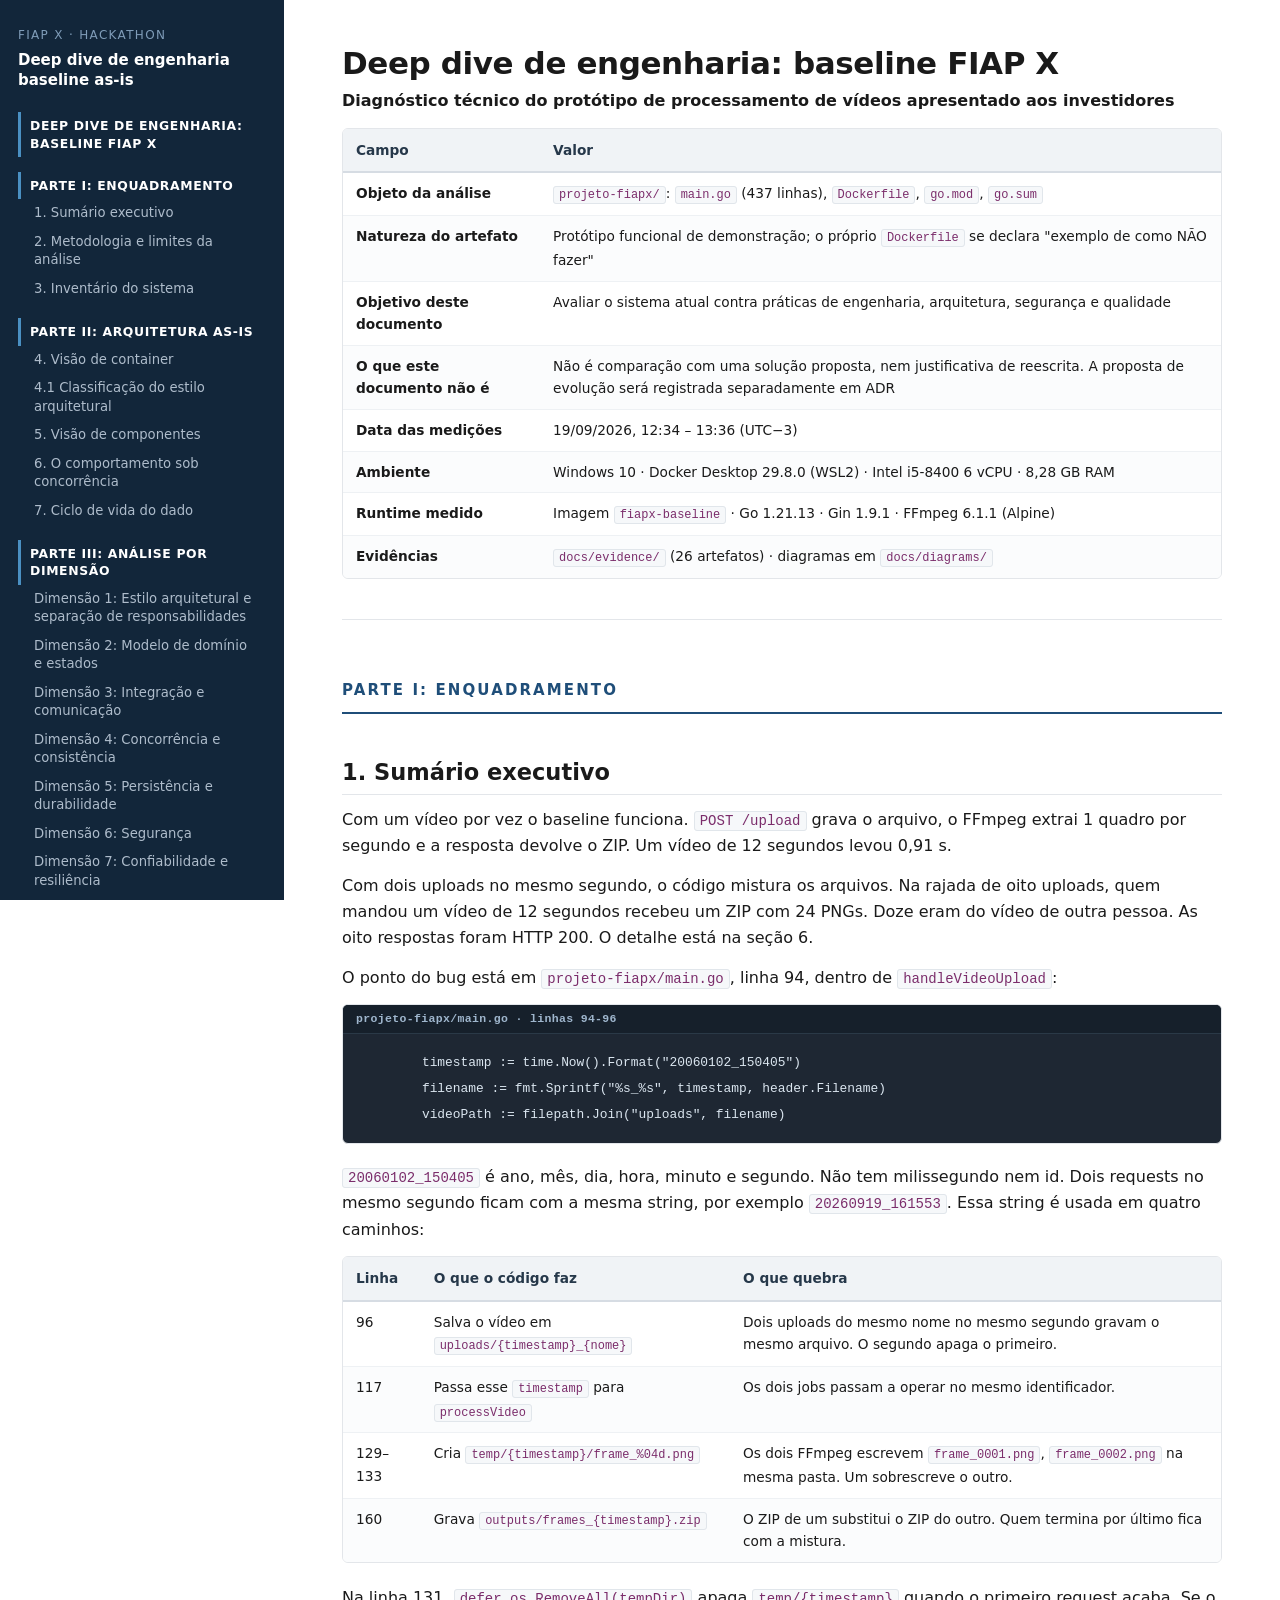
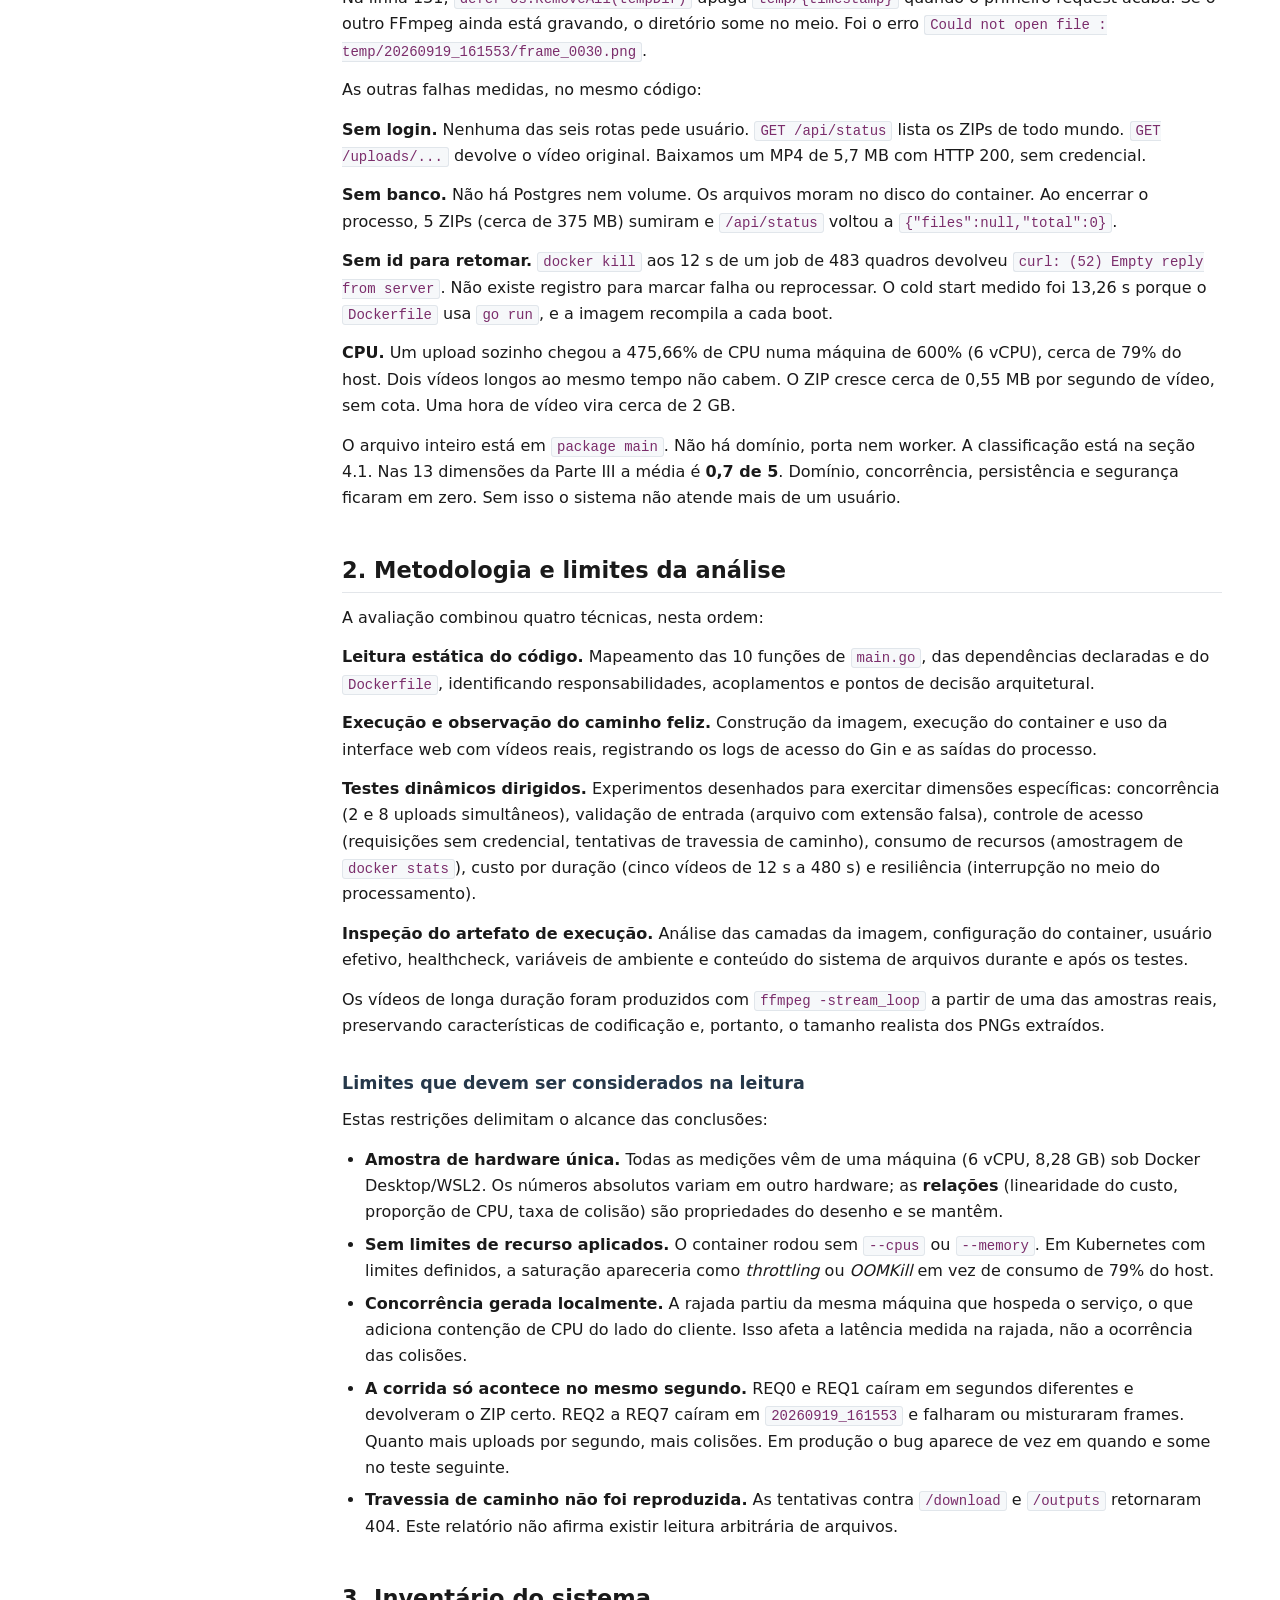
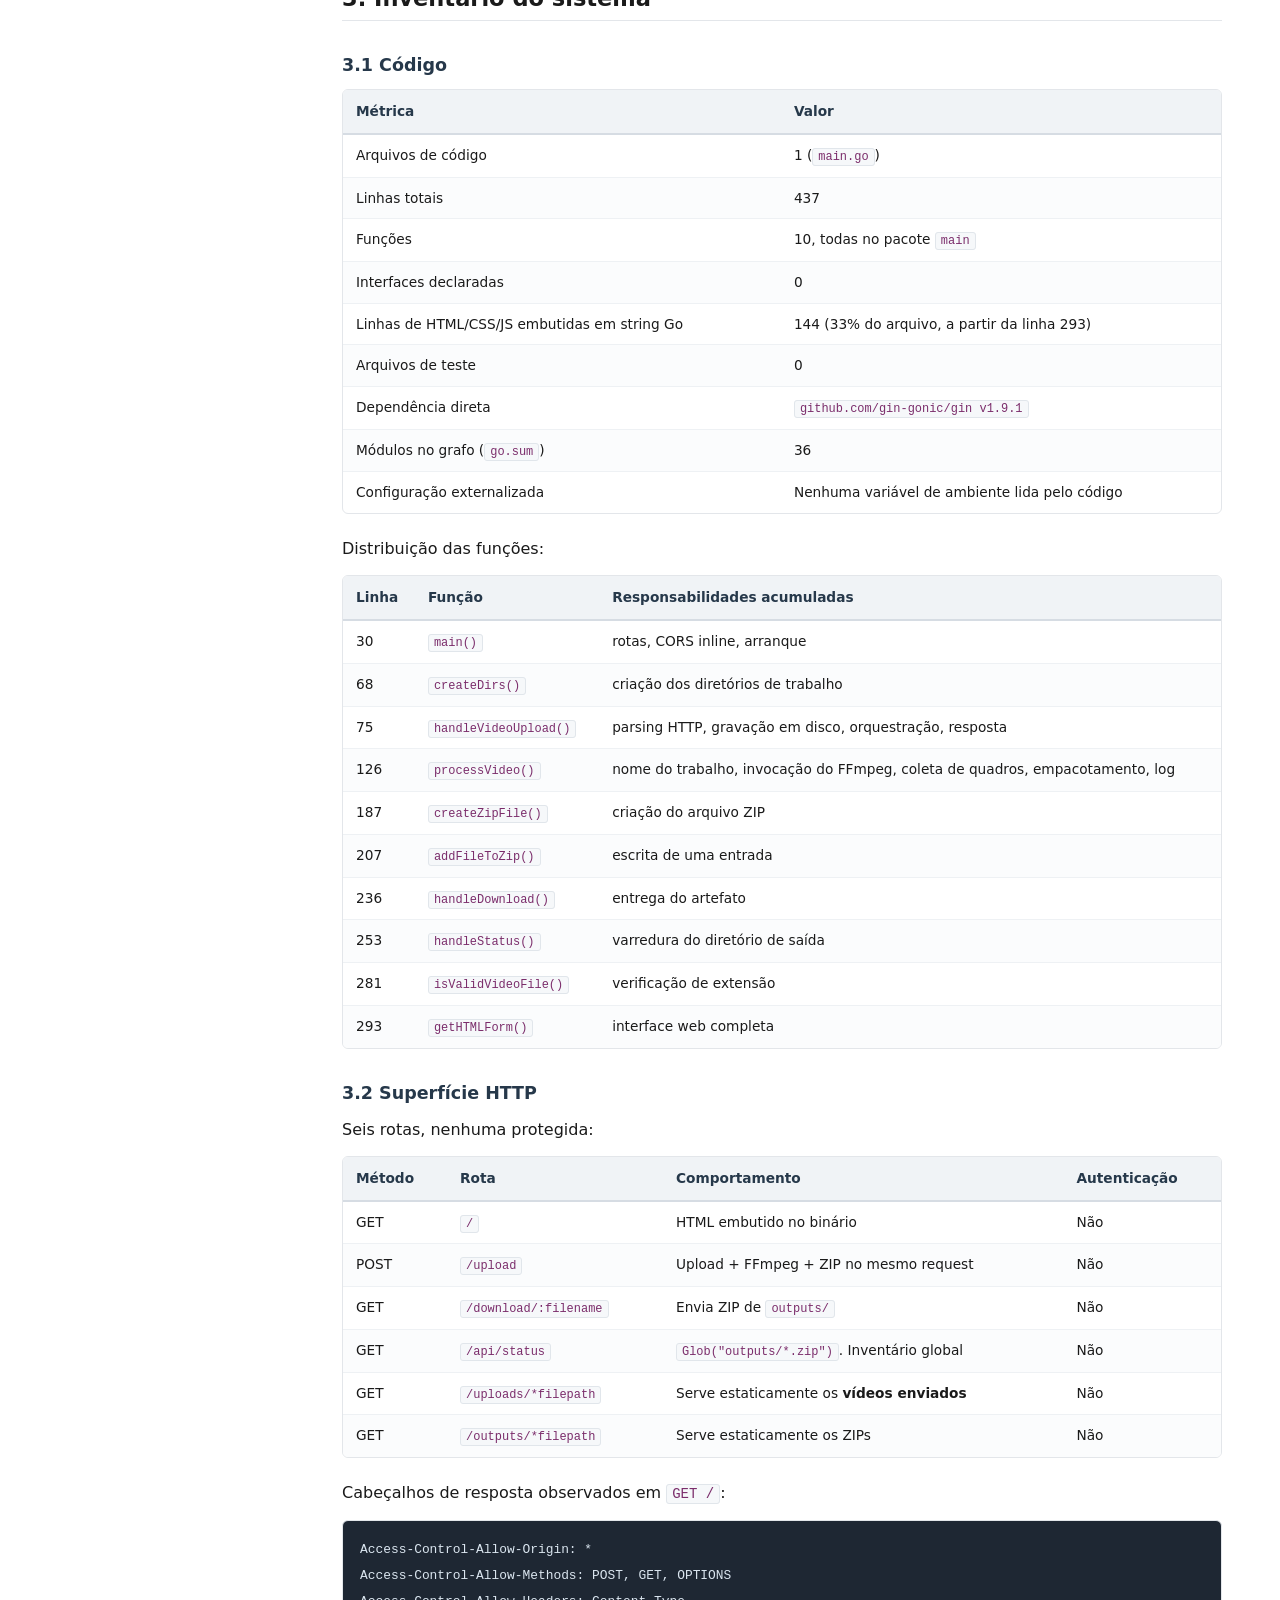
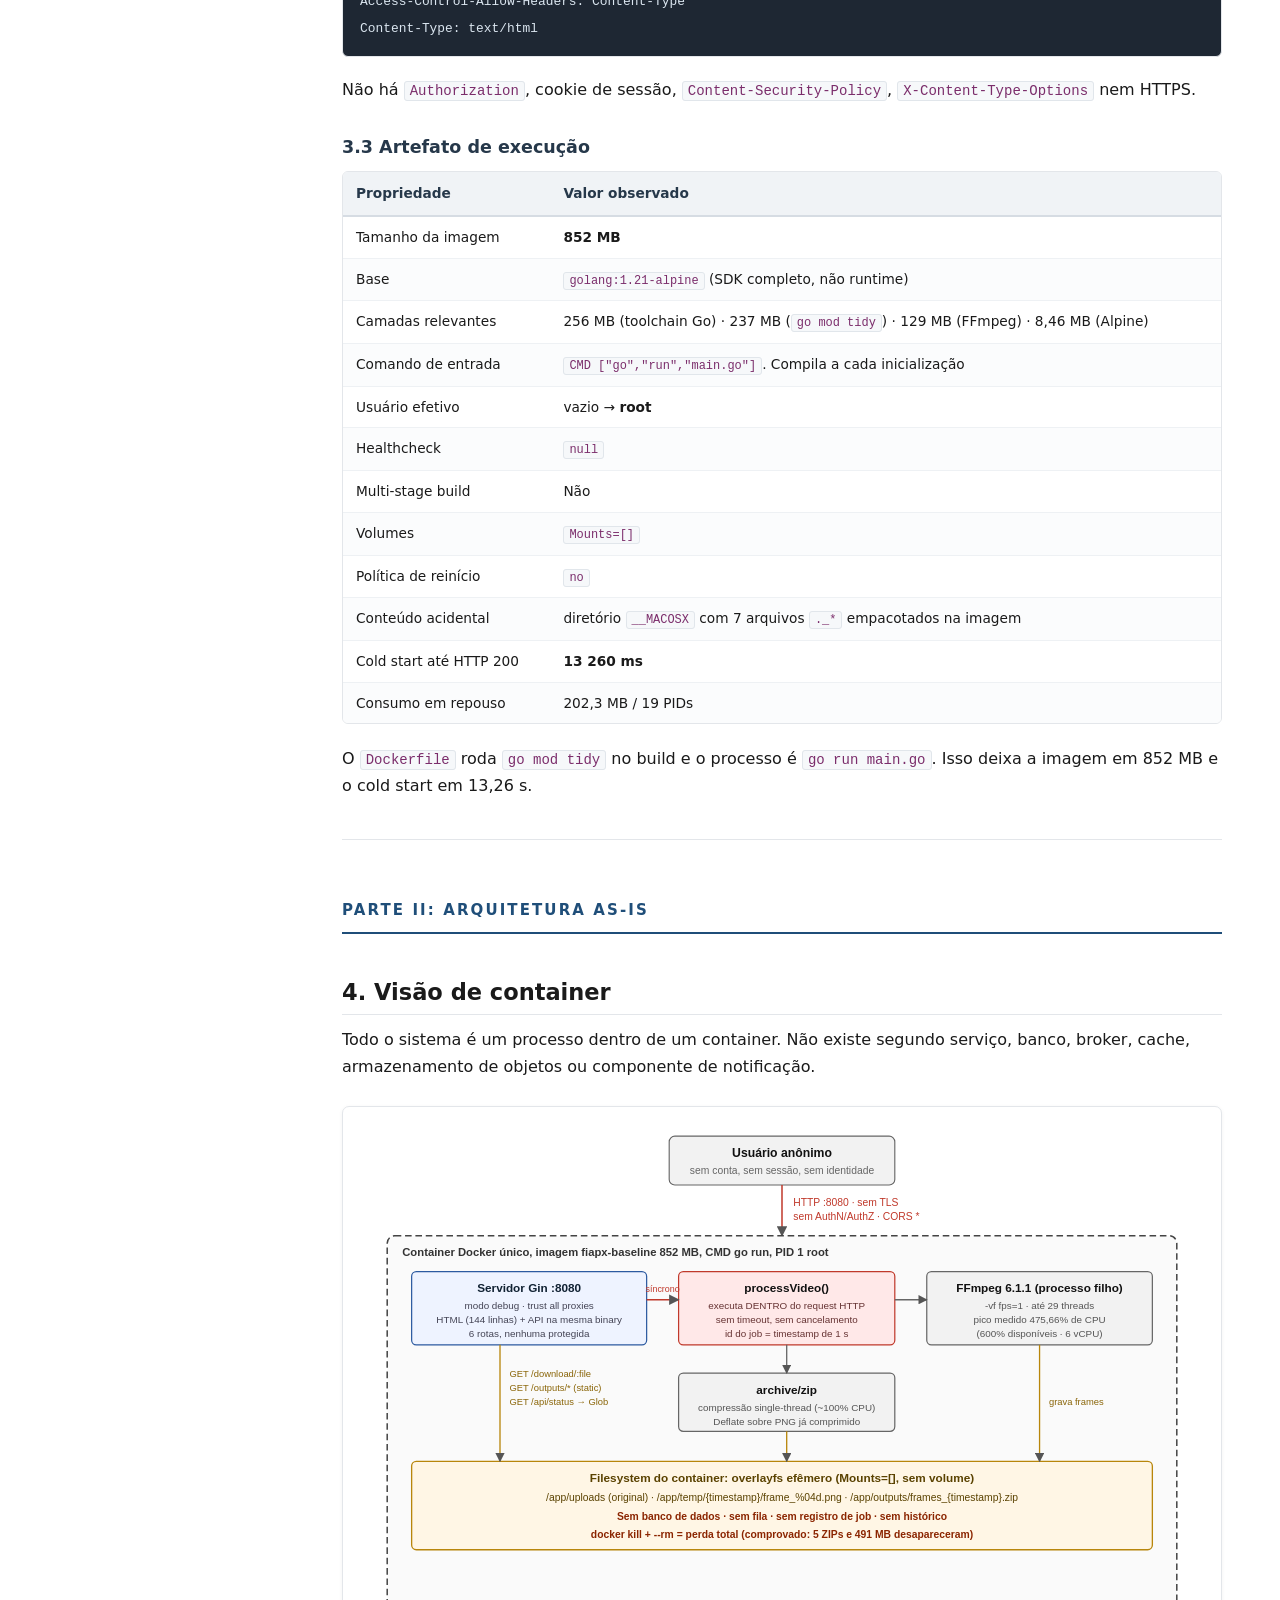
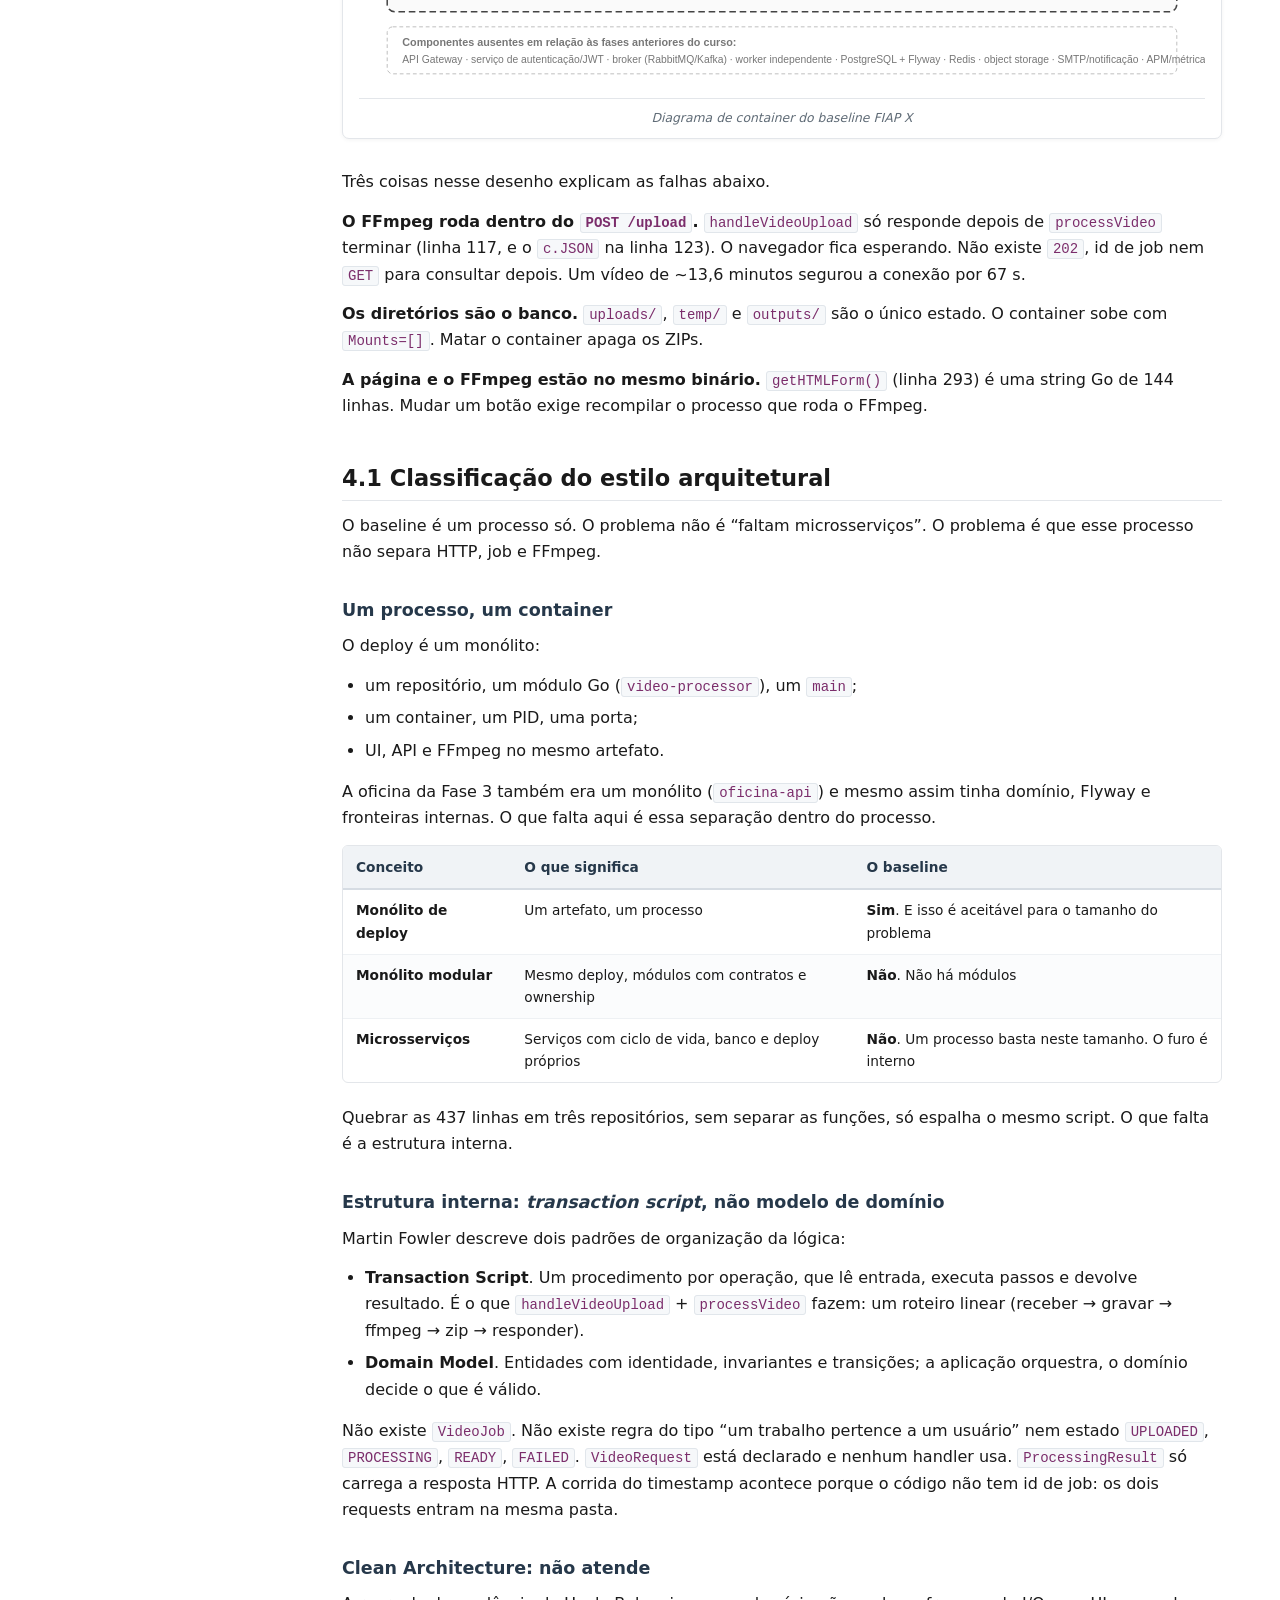
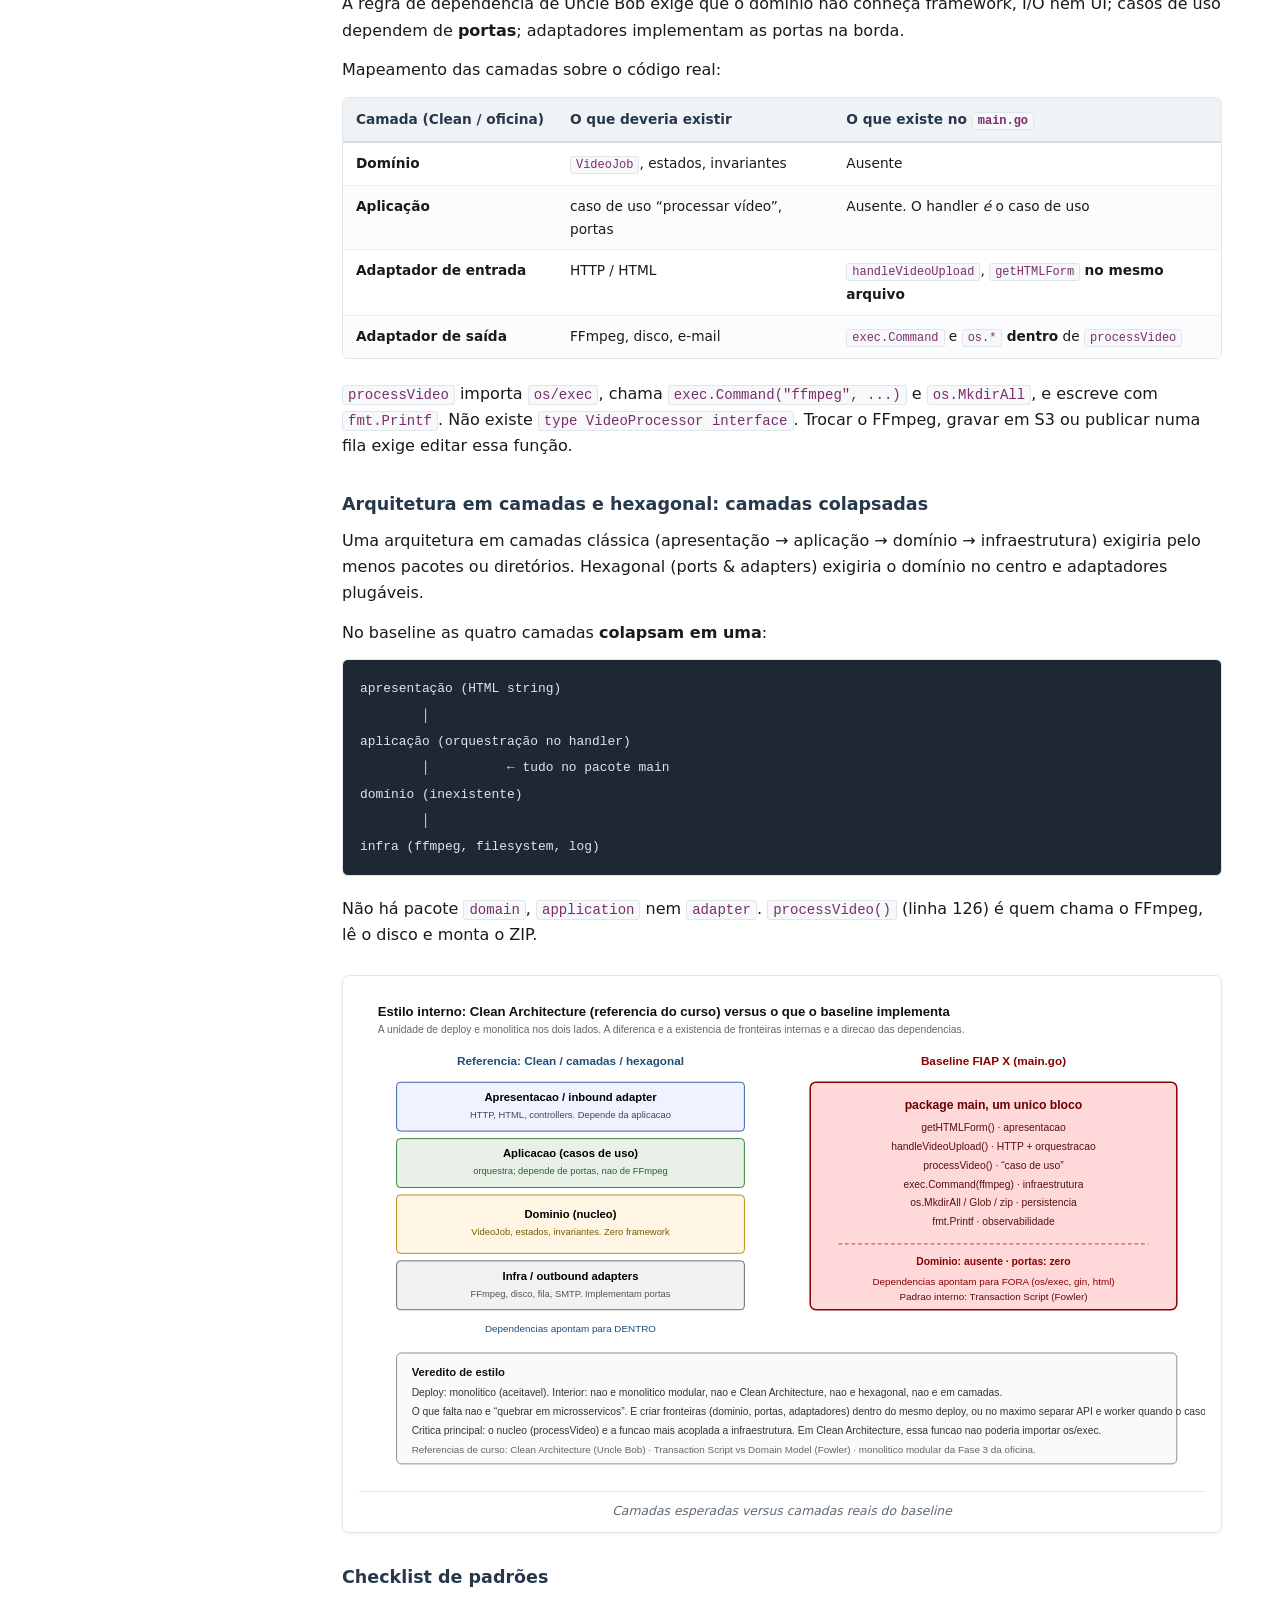
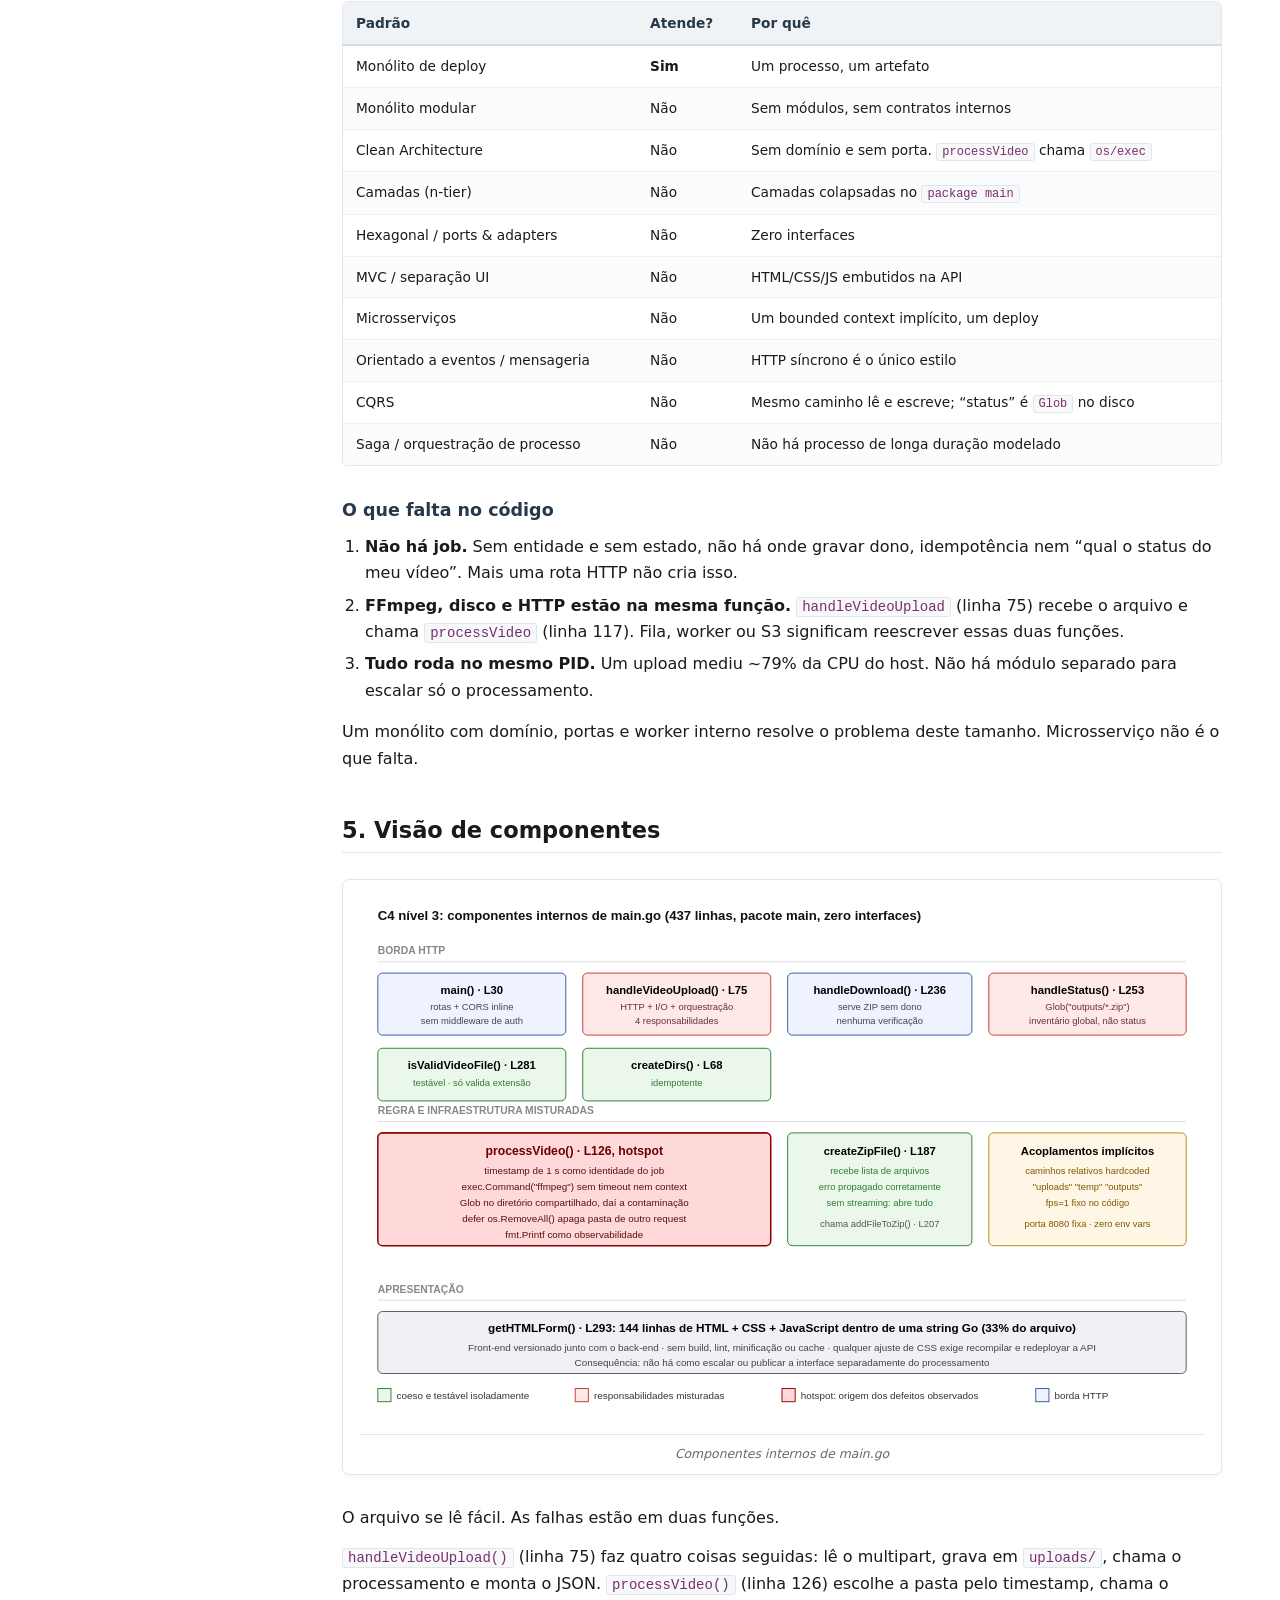
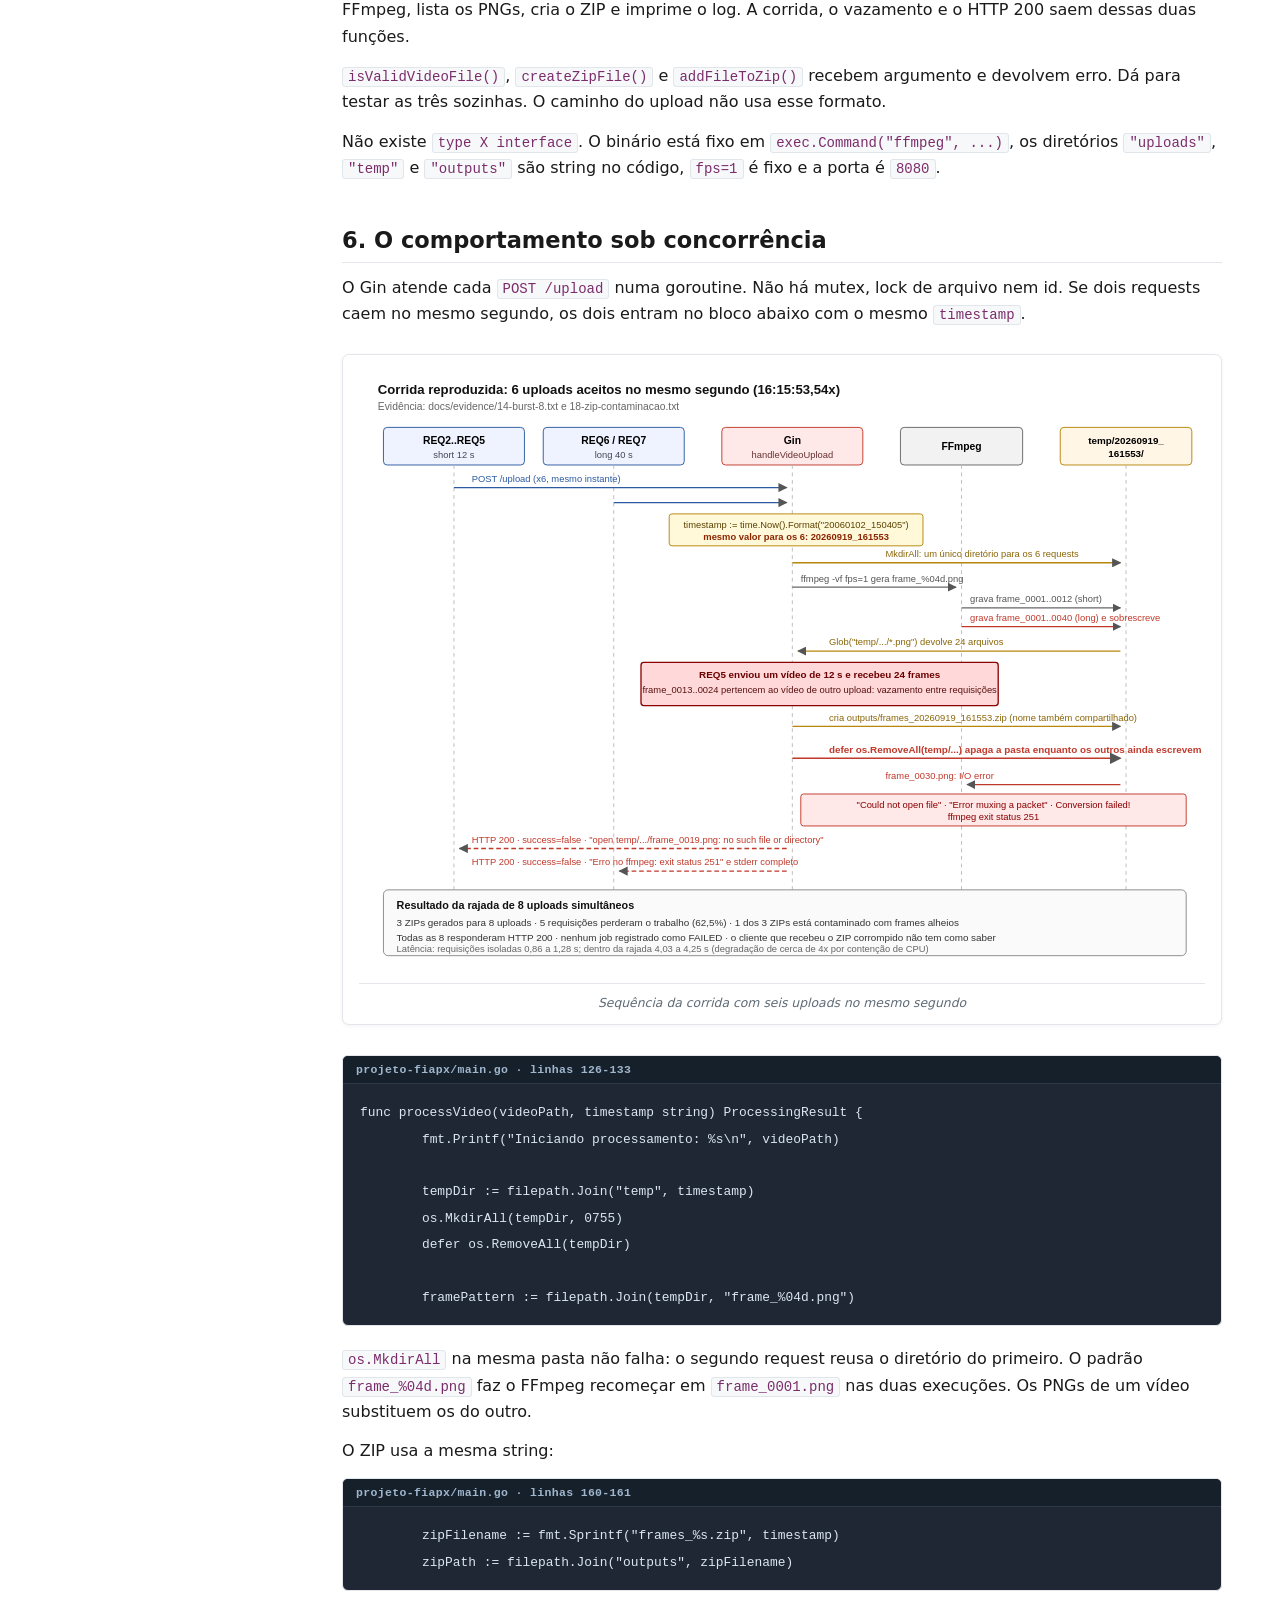
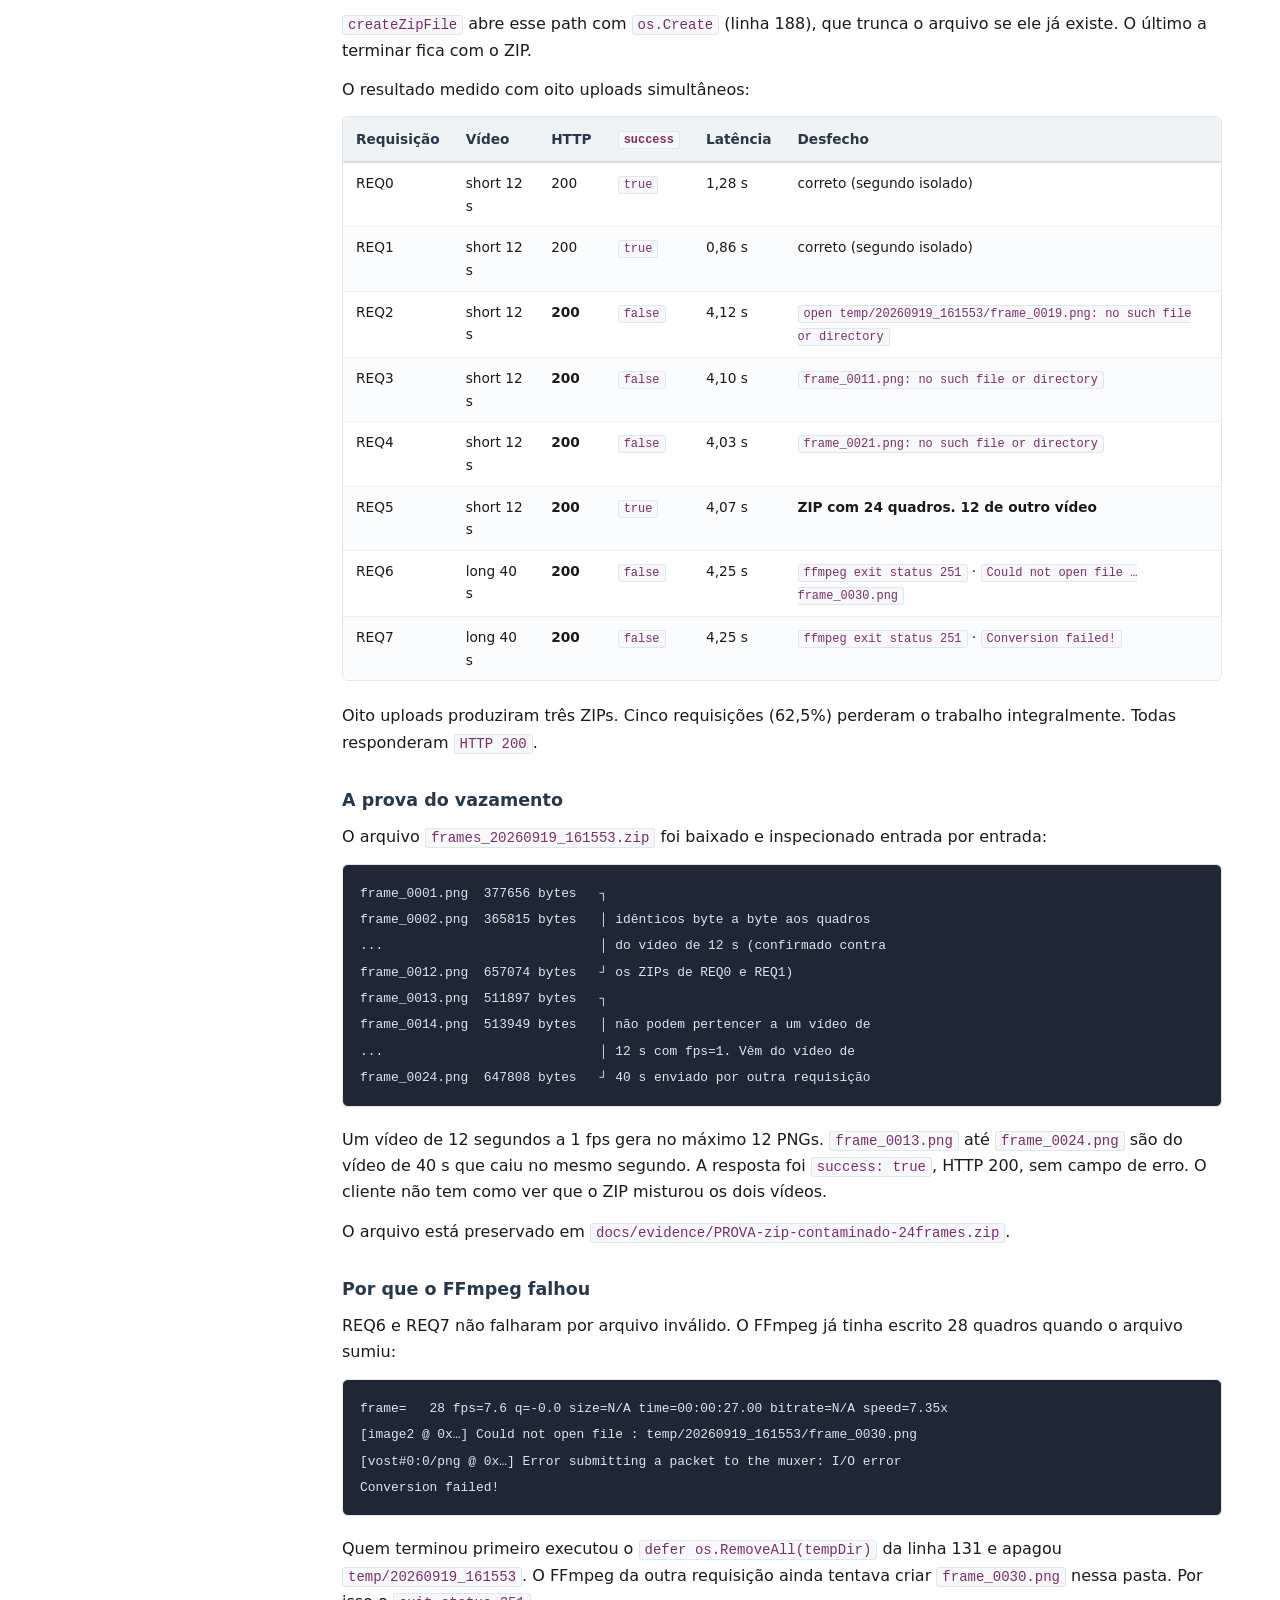
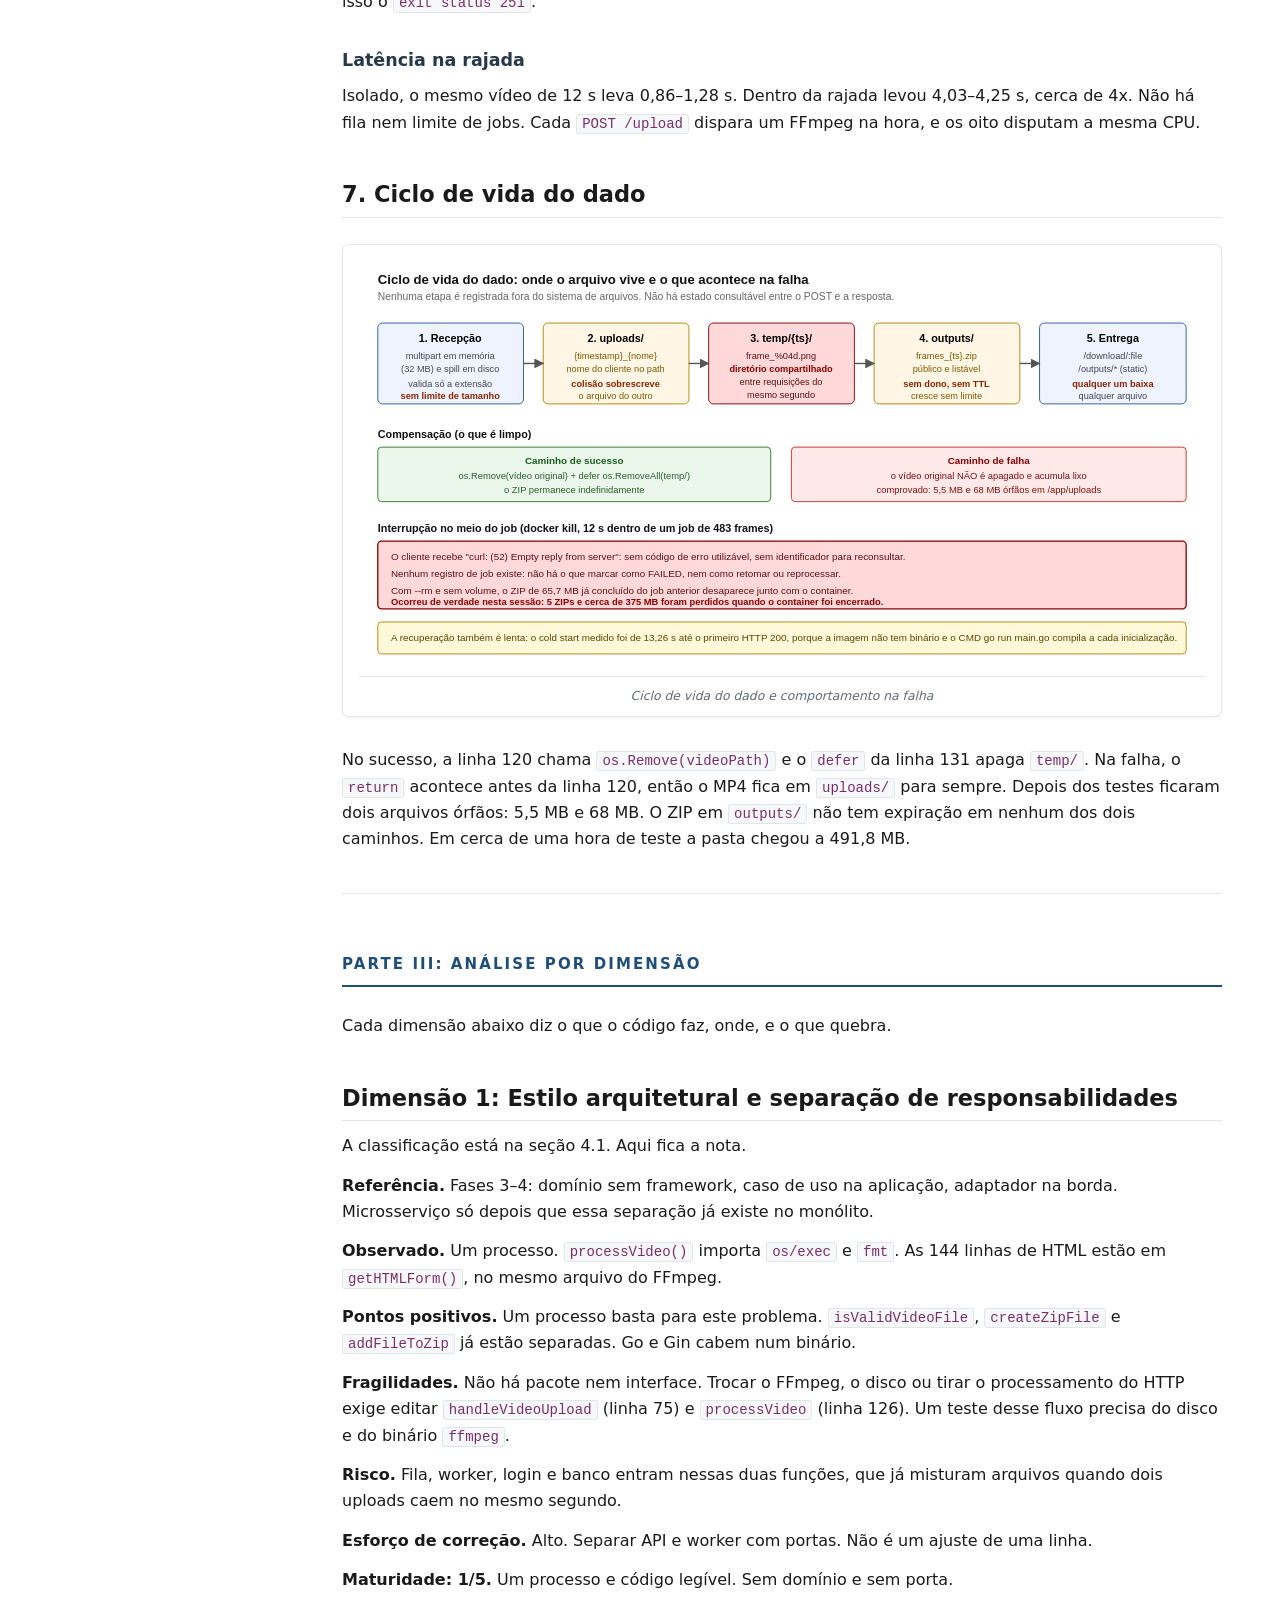
<file: docs/RELATORIO_BASELINE_ARQUITETURA.html>
<!DOCTYPE html>
<html lang="pt-BR">
<head>
<meta charset="utf-8"/>
<meta name="viewport" content="width=device-width,initial-scale=1"/>
<title>Deep dive de engenharia - baseline FIAP X</title>
<style>
:root{--ink:#1a1a1a;--muted:#5f6b76;--line:#e3e6ea;--accent:#1f4e79;--crit:#b02a37;--warn:#9a6700;--good:#1f7a3d;--bg:#ffffff;--soft:#f6f8fa}
*{box-sizing:border-box}
html{scroll-behavior:smooth}
body{margin:0;background:#eef1f4;color:var(--ink);font:16px/1.65 "Segoe UI",Calibri,system-ui,sans-serif;-webkit-font-smoothing:antialiased}
.shell{display:grid;grid-template-columns:284px minmax(0,1fr);gap:0;max-width:1440px;margin:0 auto;background:var(--bg);box-shadow:0 0 34px rgba(0,0,0,.09);min-height:100vh}
nav{position:sticky;top:0;align-self:start;height:100vh;overflow-y:auto;padding:26px 18px 40px;background:#12263a;color:#cfd9e3}
nav .brand{font-size:12px;letter-spacing:.11em;text-transform:uppercase;color:#7f9cb8;margin-bottom:4px}
nav .brandsub{font-size:15px;font-weight:600;color:#fff;line-height:1.35;margin-bottom:22px}
nav a{display:block;text-decoration:none;color:#cfd9e3;padding:5px 9px;border-radius:4px;font-size:13.2px;line-height:1.4}
nav a:hover{background:rgba(255,255,255,.1);color:#fff}
nav a.toc-part{margin-top:15px;font-weight:700;color:#fff;font-size:12.4px;letter-spacing:.05em;text-transform:uppercase;border-left:3px solid #4a90c2;padding-left:9px;border-radius:0}
nav a.toc-sec{padding-left:16px;color:#aebccb}
main{padding:44px 58px 90px;max-width:1060px;min-width:0}
h1.part{font-size:15px;letter-spacing:.14em;text-transform:uppercase;color:var(--accent);border-bottom:2.5px solid var(--accent);padding-bottom:9px;margin:58px 0 26px}
h1.part:first-of-type{margin-top:0}
h1:not(.part){font-size:31px;line-height:1.24;margin:0 0 6px;letter-spacing:-.4px}
h2{font-size:22.5px;margin:44px 0 12px;padding-bottom:7px;border-bottom:1px solid var(--line);line-height:1.3}
h3{font-size:17.5px;margin:30px 0 9px;color:#26384a}
h4{font-size:15px;margin:22px 0 7px;color:var(--muted);text-transform:uppercase;letter-spacing:.05em}
p{margin:0 0 13px}
strong{font-weight:650}
a{color:var(--accent)}
hr{border:0;border-top:1px solid var(--line);margin:40px 0}
ul,ol{margin:0 0 15px;padding-left:23px}
li{margin-bottom:6px}
code{font-family:Consolas,"Cascadia Mono",monospace;font-size:.875em;background:var(--soft);border:1px solid #e1e6eb;border-radius:3px;padding:1px 5px;color:#7b2d6b}
.code-block{margin:0 0 20px;border:1px solid var(--line);border-radius:6px;overflow:hidden;background:#1e2733}
.code-ref{font:600 11.5px/1 Consolas,monospace;color:#9fb6cd;background:#16202b;padding:8px 13px;border-bottom:1px solid #2a3947;letter-spacing:.03em}
.code-block pre{margin:0;padding:15px 17px;overflow-x:auto}
.code-block code{background:none;border:0;padding:0;color:#dbe6f0;font-size:12.9px;line-height:1.6}
.table-wrap{overflow-x:auto;margin:0 0 22px;border:1px solid var(--line);border-radius:6px}
table{border-collapse:collapse;width:100%;font-size:13.7px}
th{background:#f0f3f6;font-weight:650;text-align:left;padding:10px 13px;border-bottom:2px solid #d6dce3;white-space:nowrap;color:#26384a}
td{padding:9px 13px;border-bottom:1px solid #eef1f4;vertical-align:top}
tbody tr:last-child td{border-bottom:0}
tbody tr:nth-child(even){background:#fbfcfd}
figure.diagram{margin:26px 0 30px;padding:16px 16px 10px;border:1px solid var(--line);border-radius:7px;background:#fff;box-shadow:0 1px 4px rgba(0,0,0,.05)}
figure.diagram svg{display:block;height:auto;max-width:100%}
figcaption{margin-top:11px;padding-top:9px;border-top:1px solid var(--line);font-size:12.4px;color:var(--muted);text-align:center;font-style:italic}
.missing{color:var(--crit);font-style:italic}
td:first-child code{white-space:nowrap}
@media print{
  body{background:#fff;font-size:10.6pt}
  .shell{display:block;max-width:none;box-shadow:none}
  nav{display:none}
  main{padding:0;max-width:none}
  h1.part{page-break-before:always;margin-top:0}
  h1.part:first-of-type{page-break-before:avoid}
  h2,h3{page-break-after:avoid}
  figure.diagram,.table-wrap,.code-block{page-break-inside:avoid}
  tr{page-break-inside:avoid}
  a{color:var(--ink);text-decoration:none}
  @page{margin:14mm 13mm}
}
@media(max-width:1020px){
  .shell{grid-template-columns:1fr}
  nav{position:static;height:auto}
  main{padding:28px 20px 60px}
}
</style>
</head>
<body>
<div class="shell">
<nav>
<div class="brand">FIAP X &middot; Hackathon</div>
<div class="brandsub">Deep dive de engenharia<br/>baseline as-is</div>
<a class="toc-part" href="#deep-dive-de-engenharia-baseline-fiap-x">Deep dive de engenharia: baseline FIAP X</a>
<a class="toc-part" href="#parte-i-enquadramento">Parte I: Enquadramento</a>
<a class="toc-sec" href="#1-sumario-executivo">1. Sumário executivo</a>
<a class="toc-sec" href="#2-metodologia-e-limites-da-analise">2. Metodologia e limites da análise</a>
<a class="toc-sec" href="#3-inventario-do-sistema">3. Inventário do sistema</a>
<a class="toc-part" href="#parte-ii-arquitetura-as-is">Parte II: Arquitetura as-is</a>
<a class="toc-sec" href="#4-visao-de-container">4. Visão de container</a>
<a class="toc-sec" href="#4-1-classificacao-do-estilo-arquitetural">4.1 Classificação do estilo arquitetural</a>
<a class="toc-sec" href="#5-visao-de-componentes">5. Visão de componentes</a>
<a class="toc-sec" href="#6-o-comportamento-sob-concorrencia">6. O comportamento sob concorrência</a>
<a class="toc-sec" href="#7-ciclo-de-vida-do-dado">7. Ciclo de vida do dado</a>
<a class="toc-part" href="#parte-iii-analise-por-dimensao">Parte III: Análise por dimensão</a>
<a class="toc-sec" href="#dimensao-1-estilo-arquitetural-e-separacao-de-responsabilidades">Dimensão 1: Estilo arquitetural e separação de responsabilidades</a>
<a class="toc-sec" href="#dimensao-2-modelo-de-dominio-e-estados">Dimensão 2: Modelo de domínio e estados</a>
<a class="toc-sec" href="#dimensao-3-integracao-e-comunicacao">Dimensão 3: Integração e comunicação</a>
<a class="toc-sec" href="#dimensao-4-concorrencia-e-consistencia">Dimensão 4: Concorrência e consistência</a>
<a class="toc-sec" href="#dimensao-5-persistencia-e-durabilidade">Dimensão 5: Persistência e durabilidade</a>
<a class="toc-sec" href="#dimensao-6-seguranca">Dimensão 6: Segurança</a>
<a class="toc-sec" href="#dimensao-7-confiabilidade-e-resiliencia">Dimensão 7: Confiabilidade e resiliência</a>
<a class="toc-sec" href="#dimensao-8-performance-e-escalabilidade">Dimensão 8: Performance e escalabilidade</a>
<a class="toc-sec" href="#dimensao-9-observabilidade">Dimensão 9: Observabilidade</a>
<a class="toc-sec" href="#dimensao-10-testabilidade-e-qualidade">Dimensão 10: Testabilidade e qualidade</a>
<a class="toc-sec" href="#dimensao-11-engenharia-de-entrega">Dimensão 11: Engenharia de entrega</a>
<a class="toc-sec" href="#dimensao-12-contrato-de-api">Dimensão 12: Contrato de API</a>
<a class="toc-sec" href="#dimensao-13-manutenibilidade-e-evolutividade">Dimensão 13: Manutenibilidade e evolutividade</a>
<a class="toc-part" href="#parte-iv-consolidacao">Parte IV: Consolidação</a>
<a class="toc-sec" href="#14-o-que-o-baseline-ja-faz-e-vale-manter">14. O que o baseline já faz e vale manter</a>
<a class="toc-sec" href="#15-matriz-de-risco">15. Matriz de risco</a>
<a class="toc-sec" href="#16-maturidade-consolidada">16. Maturidade consolidada</a>
<a class="toc-sec" href="#17-sintese">17. Síntese</a>
<a class="toc-sec" href="#18-apendices">18. Apêndices</a>
<a class="toc-sec" href="#historico-de-revisoes">Histórico de revisões</a>

</nav>
<main>
<h1 id="deep-dive-de-engenharia-baseline-fiap-x">Deep dive de engenharia: baseline FIAP X</h1>
<p><strong>Diagnóstico técnico do protótipo de processamento de vídeos apresentado aos investidores</strong></p>
<div class="table-wrap"><table><thead><tr>
<th style="text-align:left">Campo</th>
<th style="text-align:left">Valor</th>
</tr></thead><tbody>
<tr>
<td style="text-align:left"><strong>Objeto da análise</strong></td>
<td style="text-align:left"><code>projeto-fiapx/</code>: <code>main.go</code> (437 linhas), <code>Dockerfile</code>, <code>go.mod</code>, <code>go.sum</code></td>
</tr>
<tr>
<td style="text-align:left"><strong>Natureza do artefato</strong></td>
<td style="text-align:left">Protótipo funcional de demonstração; o próprio <code>Dockerfile</code> se declara "exemplo de como NÃO fazer"</td>
</tr>
<tr>
<td style="text-align:left"><strong>Objetivo deste documento</strong></td>
<td style="text-align:left">Avaliar o sistema atual contra práticas de engenharia, arquitetura, segurança e qualidade</td>
</tr>
<tr>
<td style="text-align:left"><strong>O que este documento não é</strong></td>
<td style="text-align:left">Não é comparação com uma solução proposta, nem justificativa de reescrita. A proposta de evolução será registrada separadamente em ADR</td>
</tr>
<tr>
<td style="text-align:left"><strong>Data das medições</strong></td>
<td style="text-align:left">19/09/2026, 12:34 – 13:36 (UTC−3)</td>
</tr>
<tr>
<td style="text-align:left"><strong>Ambiente</strong></td>
<td style="text-align:left">Windows 10 · Docker Desktop 29.8.0 (WSL2) · Intel i5-8400 6 vCPU · 8,28 GB RAM</td>
</tr>
<tr>
<td style="text-align:left"><strong>Runtime medido</strong></td>
<td style="text-align:left">Imagem <code>fiapx-baseline</code> · Go 1.21.13 · Gin 1.9.1 · FFmpeg 6.1.1 (Alpine)</td>
</tr>
<tr>
<td style="text-align:left"><strong>Evidências</strong></td>
<td style="text-align:left"><code>docs/evidence/</code> (26 artefatos) · diagramas em <code>docs/diagrams/</code></td>
</tr>
</tbody></table></div>
<hr/>
<h1 id="parte-i-enquadramento" class="part">Parte I: Enquadramento</h1>
<h2 id="1-sumario-executivo">1. Sumário executivo</h2>
<p>Com um vídeo por vez o baseline funciona. <code>POST /upload</code> grava o arquivo, o FFmpeg extrai 1 quadro por segundo e a resposta devolve o ZIP. Um vídeo de 12 segundos levou 0,91 s.</p>
<p>Com dois uploads no mesmo segundo, o código mistura os arquivos. Na rajada de oito uploads, quem mandou um vídeo de 12 segundos recebeu um ZIP com 24 PNGs. Doze eram do vídeo de outra pessoa. As oito respostas foram HTTP 200. O detalhe está na seção 6.</p>
<p>O ponto do bug está em <code>projeto-fiapx/main.go</code>, linha 94, dentro de <code>handleVideoUpload</code>:</p>
<div class="code-block"><div class="code-ref">projeto-fiapx/main.go &middot; linhas 94-96</div><pre><code>	timestamp := time.Now().Format("20060102_150405")
	filename := fmt.Sprintf("%s_%s", timestamp, header.Filename)
	videoPath := filepath.Join("uploads", filename)</code></pre></div>
<p><code>20060102_150405</code> é ano, mês, dia, hora, minuto e segundo. Não tem milissegundo nem id. Dois requests no mesmo segundo ficam com a mesma string, por exemplo <code>20260919_161553</code>. Essa string é usada em quatro caminhos:</p>
<div class="table-wrap"><table><thead><tr>
<th style="text-align:left">Linha</th>
<th style="text-align:left">O que o código faz</th>
<th style="text-align:left">O que quebra</th>
</tr></thead><tbody>
<tr>
<td style="text-align:left">96</td>
<td style="text-align:left">Salva o vídeo em <code>uploads/{timestamp}_{nome}</code></td>
<td style="text-align:left">Dois uploads do mesmo nome no mesmo segundo gravam o mesmo arquivo. O segundo apaga o primeiro.</td>
</tr>
<tr>
<td style="text-align:left">117</td>
<td style="text-align:left">Passa esse <code>timestamp</code> para <code>processVideo</code></td>
<td style="text-align:left">Os dois jobs passam a operar no mesmo identificador.</td>
</tr>
<tr>
<td style="text-align:left">129–133</td>
<td style="text-align:left">Cria <code>temp/{timestamp}/frame_%04d.png</code></td>
<td style="text-align:left">Os dois FFmpeg escrevem <code>frame_0001.png</code>, <code>frame_0002.png</code> na mesma pasta. Um sobrescreve o outro.</td>
</tr>
<tr>
<td style="text-align:left">160</td>
<td style="text-align:left">Grava <code>outputs/frames_{timestamp}.zip</code></td>
<td style="text-align:left">O ZIP de um substitui o ZIP do outro. Quem termina por último fica com a mistura.</td>
</tr>
</tbody></table></div>
<p>Na linha 131, <code>defer os.RemoveAll(tempDir)</code> apaga <code>temp/{timestamp}</code> quando o primeiro request acaba. Se o outro FFmpeg ainda está gravando, o diretório some no meio. Foi o erro <code>Could not open file : temp/20260919_161553/frame_0030.png</code>.</p>
<p>As outras falhas medidas, no mesmo código:</p>
<p><strong>Sem login.</strong> Nenhuma das seis rotas pede usuário. <code>GET /api/status</code> lista os ZIPs de todo mundo. <code>GET /uploads/...</code> devolve o vídeo original. Baixamos um MP4 de 5,7 MB com HTTP 200, sem credencial.</p>
<p><strong>Sem banco.</strong> Não há Postgres nem volume. Os arquivos moram no disco do container. Ao encerrar o processo, 5 ZIPs (cerca de 375 MB) sumiram e <code>/api/status</code> voltou a <code>{"files":null,"total":0}</code>.</p>
<p><strong>Sem id para retomar.</strong> <code>docker kill</code> aos 12 s de um job de 483 quadros devolveu <code>curl: (52) Empty reply from server</code>. Não existe registro para marcar falha ou reprocessar. O cold start medido foi 13,26 s porque o <code>Dockerfile</code> usa <code>go run</code>, e a imagem recompila a cada boot.</p>
<p><strong>CPU.</strong> Um upload sozinho chegou a 475,66% de CPU numa máquina de 600% (6 vCPU), cerca de 79% do host. Dois vídeos longos ao mesmo tempo não cabem. O ZIP cresce cerca de 0,55 MB por segundo de vídeo, sem cota. Uma hora de vídeo vira cerca de 2 GB.</p>
<p>O arquivo inteiro está em <code>package main</code>. Não há domínio, porta nem worker. A classificação está na seção 4.1. Nas 13 dimensões da Parte III a média é <strong>0,7 de 5</strong>. Domínio, concorrência, persistência e segurança ficaram em zero. Sem isso o sistema não atende mais de um usuário.</p>
<h2 id="2-metodologia-e-limites-da-analise">2. Metodologia e limites da análise</h2>
<p>A avaliação combinou quatro técnicas, nesta ordem:</p>
<p><strong>Leitura estática do código.</strong> Mapeamento das 10 funções de <code>main.go</code>, das dependências declaradas e do <code>Dockerfile</code>, identificando responsabilidades, acoplamentos e pontos de decisão arquitetural.</p>
<p><strong>Execução e observação do caminho feliz.</strong> Construção da imagem, execução do container e uso da interface web com vídeos reais, registrando os logs de acesso do Gin e as saídas do processo.</p>
<p><strong>Testes dinâmicos dirigidos.</strong> Experimentos desenhados para exercitar dimensões específicas: concorrência (2 e 8 uploads simultâneos), validação de entrada (arquivo com extensão falsa), controle de acesso (requisições sem credencial, tentativas de travessia de caminho), consumo de recursos (amostragem de <code>docker stats</code>), custo por duração (cinco vídeos de 12 s a 480 s) e resiliência (interrupção no meio do processamento).</p>
<p><strong>Inspeção do artefato de execução.</strong> Análise das camadas da imagem, configuração do container, usuário efetivo, healthcheck, variáveis de ambiente e conteúdo do sistema de arquivos durante e após os testes.</p>
<p>Os vídeos de longa duração foram produzidos com <code>ffmpeg -stream_loop</code> a partir de uma das amostras reais, preservando características de codificação e, portanto, o tamanho realista dos PNGs extraídos.</p>
<h3 id="limites-que-devem-ser-considerados-na-leitura">Limites que devem ser considerados na leitura</h3>
<p>Estas restrições delimitam o alcance das conclusões:</p>
<ul>
<li><strong>Amostra de hardware única.</strong> Todas as medições vêm de uma máquina (6 vCPU, 8,28 GB) sob Docker Desktop/WSL2. Os números absolutos variam em outro hardware; as <strong>relações</strong> (linearidade do custo, proporção de CPU, taxa de colisão) são propriedades do desenho e se mantêm.</li>
<li><strong>Sem limites de recurso aplicados.</strong> O container rodou sem <code>--cpus</code> ou <code>--memory</code>. Em Kubernetes com limites definidos, a saturação apareceria como <em>throttling</em> ou <em>OOMKill</em> em vez de consumo de 79% do host.</li>
<li><strong>Concorrência gerada localmente.</strong> A rajada partiu da mesma máquina que hospeda o serviço, o que adiciona contenção de CPU do lado do cliente. Isso afeta a latência medida na rajada, não a ocorrência das colisões.</li>
<li><strong>A corrida só acontece no mesmo segundo.</strong> REQ0 e REQ1 caíram em segundos diferentes e devolveram o ZIP certo. REQ2 a REQ7 caíram em <code>20260919_161553</code> e falharam ou misturaram frames. Quanto mais uploads por segundo, mais colisões. Em produção o bug aparece de vez em quando e some no teste seguinte.</li>
<li><strong>Travessia de caminho não foi reproduzida.</strong> As tentativas contra <code>/download</code> e <code>/outputs</code> retornaram 404. Este relatório não afirma existir leitura arbitrária de arquivos.</li>
</ul>
<h2 id="3-inventario-do-sistema">3. Inventário do sistema</h2>
<h3 id="3-1-codigo">3.1 Código</h3>
<div class="table-wrap"><table><thead><tr>
<th style="text-align:left">Métrica</th>
<th style="text-align:left">Valor</th>
</tr></thead><tbody>
<tr>
<td style="text-align:left">Arquivos de código</td>
<td style="text-align:left">1 (<code>main.go</code>)</td>
</tr>
<tr>
<td style="text-align:left">Linhas totais</td>
<td style="text-align:left">437</td>
</tr>
<tr>
<td style="text-align:left">Funções</td>
<td style="text-align:left">10, todas no pacote <code>main</code></td>
</tr>
<tr>
<td style="text-align:left">Interfaces declaradas</td>
<td style="text-align:left">0</td>
</tr>
<tr>
<td style="text-align:left">Linhas de HTML/CSS/JS embutidas em string Go</td>
<td style="text-align:left">144 (33% do arquivo, a partir da linha 293)</td>
</tr>
<tr>
<td style="text-align:left">Arquivos de teste</td>
<td style="text-align:left">0</td>
</tr>
<tr>
<td style="text-align:left">Dependência direta</td>
<td style="text-align:left"><code>github.com/gin-gonic/gin v1.9.1</code></td>
</tr>
<tr>
<td style="text-align:left">Módulos no grafo (<code>go.sum</code>)</td>
<td style="text-align:left">36</td>
</tr>
<tr>
<td style="text-align:left">Configuração externalizada</td>
<td style="text-align:left">Nenhuma variável de ambiente lida pelo código</td>
</tr>
</tbody></table></div>
<p>Distribuição das funções:</p>
<div class="table-wrap"><table><thead><tr>
<th style="text-align:left">Linha</th>
<th style="text-align:left">Função</th>
<th style="text-align:left">Responsabilidades acumuladas</th>
</tr></thead><tbody>
<tr>
<td style="text-align:left">30</td>
<td style="text-align:left"><code>main()</code></td>
<td style="text-align:left">rotas, CORS inline, arranque</td>
</tr>
<tr>
<td style="text-align:left">68</td>
<td style="text-align:left"><code>createDirs()</code></td>
<td style="text-align:left">criação dos diretórios de trabalho</td>
</tr>
<tr>
<td style="text-align:left">75</td>
<td style="text-align:left"><code>handleVideoUpload()</code></td>
<td style="text-align:left">parsing HTTP, gravação em disco, orquestração, resposta</td>
</tr>
<tr>
<td style="text-align:left">126</td>
<td style="text-align:left"><code>processVideo()</code></td>
<td style="text-align:left">nome do trabalho, invocação do FFmpeg, coleta de quadros, empacotamento, log</td>
</tr>
<tr>
<td style="text-align:left">187</td>
<td style="text-align:left"><code>createZipFile()</code></td>
<td style="text-align:left">criação do arquivo ZIP</td>
</tr>
<tr>
<td style="text-align:left">207</td>
<td style="text-align:left"><code>addFileToZip()</code></td>
<td style="text-align:left">escrita de uma entrada</td>
</tr>
<tr>
<td style="text-align:left">236</td>
<td style="text-align:left"><code>handleDownload()</code></td>
<td style="text-align:left">entrega do artefato</td>
</tr>
<tr>
<td style="text-align:left">253</td>
<td style="text-align:left"><code>handleStatus()</code></td>
<td style="text-align:left">varredura do diretório de saída</td>
</tr>
<tr>
<td style="text-align:left">281</td>
<td style="text-align:left"><code>isValidVideoFile()</code></td>
<td style="text-align:left">verificação de extensão</td>
</tr>
<tr>
<td style="text-align:left">293</td>
<td style="text-align:left"><code>getHTMLForm()</code></td>
<td style="text-align:left">interface web completa</td>
</tr>
</tbody></table></div>
<h3 id="3-2-superficie-http">3.2 Superfície HTTP</h3>
<p>Seis rotas, nenhuma protegida:</p>
<div class="table-wrap"><table><thead><tr>
<th style="text-align:left">Método</th>
<th style="text-align:left">Rota</th>
<th style="text-align:left">Comportamento</th>
<th style="text-align:left">Autenticação</th>
</tr></thead><tbody>
<tr>
<td style="text-align:left">GET</td>
<td style="text-align:left"><code>/</code></td>
<td style="text-align:left">HTML embutido no binário</td>
<td style="text-align:left">Não</td>
</tr>
<tr>
<td style="text-align:left">POST</td>
<td style="text-align:left"><code>/upload</code></td>
<td style="text-align:left">Upload + FFmpeg + ZIP no mesmo request</td>
<td style="text-align:left">Não</td>
</tr>
<tr>
<td style="text-align:left">GET</td>
<td style="text-align:left"><code>/download/:filename</code></td>
<td style="text-align:left">Envia ZIP de <code>outputs/</code></td>
<td style="text-align:left">Não</td>
</tr>
<tr>
<td style="text-align:left">GET</td>
<td style="text-align:left"><code>/api/status</code></td>
<td style="text-align:left"><code>Glob("outputs/*.zip")</code>. Inventário global</td>
<td style="text-align:left">Não</td>
</tr>
<tr>
<td style="text-align:left">GET</td>
<td style="text-align:left"><code>/uploads/*filepath</code></td>
<td style="text-align:left">Serve estaticamente os <strong>vídeos enviados</strong></td>
<td style="text-align:left">Não</td>
</tr>
<tr>
<td style="text-align:left">GET</td>
<td style="text-align:left"><code>/outputs/*filepath</code></td>
<td style="text-align:left">Serve estaticamente os ZIPs</td>
<td style="text-align:left">Não</td>
</tr>
</tbody></table></div>
<p>Cabeçalhos de resposta observados em <code>GET /</code>:</p>
<div class="code-block"><pre><code>Access-Control-Allow-Origin: *
Access-Control-Allow-Methods: POST, GET, OPTIONS
Access-Control-Allow-Headers: Content-Type
Content-Type: text/html</code></pre></div>
<p>Não há <code>Authorization</code>, cookie de sessão, <code>Content-Security-Policy</code>, <code>X-Content-Type-Options</code> nem HTTPS.</p>
<h3 id="3-3-artefato-de-execucao">3.3 Artefato de execução</h3>
<div class="table-wrap"><table><thead><tr>
<th style="text-align:left">Propriedade</th>
<th style="text-align:left">Valor observado</th>
</tr></thead><tbody>
<tr>
<td style="text-align:left">Tamanho da imagem</td>
<td style="text-align:left"><strong>852 MB</strong></td>
</tr>
<tr>
<td style="text-align:left">Base</td>
<td style="text-align:left"><code>golang:1.21-alpine</code> (SDK completo, não runtime)</td>
</tr>
<tr>
<td style="text-align:left">Camadas relevantes</td>
<td style="text-align:left">256 MB (toolchain Go) · 237 MB (<code>go mod tidy</code>) · 129 MB (FFmpeg) · 8,46 MB (Alpine)</td>
</tr>
<tr>
<td style="text-align:left">Comando de entrada</td>
<td style="text-align:left"><code>CMD ["go","run","main.go"]</code>. Compila a cada inicialização</td>
</tr>
<tr>
<td style="text-align:left">Usuário efetivo</td>
<td style="text-align:left">vazio → <strong>root</strong></td>
</tr>
<tr>
<td style="text-align:left">Healthcheck</td>
<td style="text-align:left"><code>null</code></td>
</tr>
<tr>
<td style="text-align:left">Multi-stage build</td>
<td style="text-align:left">Não</td>
</tr>
<tr>
<td style="text-align:left">Volumes</td>
<td style="text-align:left"><code>Mounts=[]</code></td>
</tr>
<tr>
<td style="text-align:left">Política de reinício</td>
<td style="text-align:left"><code>no</code></td>
</tr>
<tr>
<td style="text-align:left">Conteúdo acidental</td>
<td style="text-align:left">diretório <code>__MACOSX</code> com 7 arquivos <code>._*</code> empacotados na imagem</td>
</tr>
<tr>
<td style="text-align:left">Cold start até HTTP 200</td>
<td style="text-align:left"><strong>13 260 ms</strong></td>
</tr>
<tr>
<td style="text-align:left">Consumo em repouso</td>
<td style="text-align:left">202,3 MB / 19 PIDs</td>
</tr>
</tbody></table></div>
<p>O <code>Dockerfile</code> roda <code>go mod tidy</code> no build e o processo é <code>go run main.go</code>. Isso deixa a imagem em 852 MB e o cold start em 13,26 s.</p>
<hr/>
<h1 id="parte-ii-arquitetura-as-is" class="part">Parte II: Arquitetura as-is</h1>
<h2 id="4-visao-de-container">4. Visão de container</h2>
<p>Todo o sistema é um processo dentro de um container. Não existe segundo serviço, banco, broker, cache, armazenamento de objetos ou componente de notificação.</p>
<figure class="diagram"><svg width="100%" xmlns="http://www.w3.org/2000/svg" viewBox="0 0 900 600" font-family="Segoe UI, Calibri, Arial, sans-serif">
  <rect width="900" height="600" fill="#ffffff"/>

  <rect x="330" y="14" width="240" height="52" rx="6" fill="#f2f2f2" stroke="#666" stroke-width="1.2"/>
  <text x="450" y="36" font-size="13" font-weight="600" text-anchor="middle" fill="#111">Usuário anônimo</text>
  <text x="450" y="54" font-size="11" text-anchor="middle" fill="#666">sem conta, sem sessão, sem identidade</text>

  <line x1="450" y1="66" x2="450" y2="120" stroke="#c0392b" stroke-width="1.6" marker-end="url(#ah)"/>
  <text x="462" y="88" font-size="11" fill="#c0392b">HTTP :8080 · sem TLS</text>
  <text x="462" y="103" font-size="11" fill="#c0392b">sem AuthN/AuthZ · CORS *</text>

  <rect x="30" y="120" width="840" height="400" rx="8" fill="#fafafa" stroke="#444" stroke-width="1.6" stroke-dasharray="7 4"/>
  <text x="46" y="142" font-size="12" font-weight="700" fill="#333">Container Docker único, imagem fiapx-baseline 852 MB, CMD go run, PID 1 root</text>

  <rect x="56" y="158" width="250" height="78" rx="5" fill="#eef3ff" stroke="#2c5aa0" stroke-width="1.3"/>
  <text x="181" y="180" font-size="12.5" font-weight="600" text-anchor="middle" fill="#123">Servidor Gin :8080</text>
  <text x="181" y="198" font-size="10.5" text-anchor="middle" fill="#445">modo debug · trust all proxies</text>
  <text x="181" y="213" font-size="10.5" text-anchor="middle" fill="#445">HTML (144 linhas) + API na mesma binary</text>
  <text x="181" y="228" font-size="10.5" text-anchor="middle" fill="#445">6 rotas, nenhuma protegida</text>

  <rect x="340" y="158" width="230" height="78" rx="5" fill="#ffe8e8" stroke="#c0392b" stroke-width="1.3"/>
  <text x="455" y="180" font-size="12.5" font-weight="600" text-anchor="middle" fill="#111">processVideo()</text>
  <text x="455" y="198" font-size="10.5" text-anchor="middle" fill="#633">executa DENTRO do request HTTP</text>
  <text x="455" y="213" font-size="10.5" text-anchor="middle" fill="#633">sem timeout, sem cancelamento</text>
  <text x="455" y="228" font-size="10.5" text-anchor="middle" fill="#633">id do job = timestamp de 1 s</text>

  <rect x="604" y="158" width="240" height="78" rx="5" fill="#f2f2f2" stroke="#666" stroke-width="1.3"/>
  <text x="724" y="180" font-size="12.5" font-weight="600" text-anchor="middle" fill="#111">FFmpeg 6.1.1 (processo filho)</text>
  <text x="724" y="198" font-size="10.5" text-anchor="middle" fill="#555">-vf fps=1 · até 29 threads</text>
  <text x="724" y="213" font-size="10.5" text-anchor="middle" fill="#555">pico medido 475,66% de CPU</text>
  <text x="724" y="228" font-size="10.5" text-anchor="middle" fill="#555">(600% disponíveis · 6 vCPU)</text>

  <rect x="340" y="266" width="230" height="62" rx="5" fill="#f2f2f2" stroke="#666" stroke-width="1.3"/>
  <text x="455" y="288" font-size="12.5" font-weight="600" text-anchor="middle" fill="#111">archive/zip</text>
  <text x="455" y="306" font-size="10.5" text-anchor="middle" fill="#555">compressão single-thread (~100% CPU)</text>
  <text x="455" y="321" font-size="10.5" text-anchor="middle" fill="#555">Deflate sobre PNG já comprimido</text>

  <rect x="56" y="360" width="788" height="94" rx="5" fill="#fff6e5" stroke="#b8860b" stroke-width="1.4"/>
  <text x="450" y="382" font-size="12.5" font-weight="700" text-anchor="middle" fill="#5a4200">Filesystem do container: overlayfs efêmero (Mounts=[], sem volume)</text>
  <text x="450" y="402" font-size="11" text-anchor="middle" fill="#5a4200">/app/uploads (original) · /app/temp/{timestamp}/frame_%04d.png · /app/outputs/frames_{timestamp}.zip</text>
  <text x="450" y="422" font-size="11" font-weight="600" text-anchor="middle" fill="#8b2500">Sem banco de dados · sem fila · sem registro de job · sem histórico</text>
  <text x="450" y="441" font-size="11" font-weight="600" text-anchor="middle" fill="#8b2500">docker kill + --rm = perda total (comprovado: 5 ZIPs e 491 MB desapareceram)</text>

  <line x1="306" y1="188" x2="340" y2="188" stroke="#c0392b" stroke-width="1.6" marker-end="url(#ah)"/>
  <text x="323" y="180" font-size="9.5" text-anchor="middle" fill="#c0392b">síncrono</text>
  <line x1="570" y1="188" x2="604" y2="188" stroke="#666" stroke-width="1.4" marker-end="url(#ah)"/>
  <line x1="455" y1="236" x2="455" y2="266" stroke="#666" stroke-width="1.4" marker-end="url(#ah)"/>
  <line x1="724" y1="236" x2="724" y2="360" stroke="#b8860b" stroke-width="1.4" marker-end="url(#ah)"/>
  <text x="734" y="300" font-size="10" fill="#8a6508">grava frames</text>
  <line x1="455" y1="328" x2="455" y2="360" stroke="#b8860b" stroke-width="1.4" marker-end="url(#ah)"/>
  <line x1="150" y1="236" x2="150" y2="360" stroke="#b8860b" stroke-width="1.4" marker-end="url(#ah)"/>
  <text x="160" y="270" font-size="10" fill="#8a6508">GET /download/:file</text>
  <text x="160" y="285" font-size="10" fill="#8a6508">GET /outputs/* (static)</text>
  <text x="160" y="300" font-size="10" fill="#8a6508">GET /api/status → Glob</text>

  <rect x="30" y="536" width="840" height="50" rx="6" fill="#ffffff" stroke="#bbb" stroke-width="1" stroke-dasharray="4 3"/>
  <text x="46" y="556" font-size="11.5" font-weight="700" fill="#777">Componentes ausentes em relação às fases anteriores do curso:</text>
  <text x="46" y="574" font-size="11" fill="#777">API Gateway · serviço de autenticação/JWT · broker (RabbitMQ/Kafka) · worker independente · PostgreSQL + Flyway · Redis · object storage · SMTP/notificação · APM/métricas</text>

  <defs>
    <marker id="ah" viewBox="0 0 10 10" refX="9" refY="5" markerWidth="7" markerHeight="7" orient="auto-start-reverse">
      <path d="M 0 0 L 10 5 L 0 10 z" fill="#555"/>
    </marker>
  </defs>
</svg><figcaption>Diagrama de container do baseline FIAP X</figcaption></figure>
<p>Três coisas nesse desenho explicam as falhas abaixo.</p>
<p><strong>O FFmpeg roda dentro do <code>POST /upload</code>.</strong> <code>handleVideoUpload</code> só responde depois de <code>processVideo</code> terminar (linha 117, e o <code>c.JSON</code> na linha 123). O navegador fica esperando. Não existe <code>202</code>, id de job nem <code>GET</code> para consultar depois. Um vídeo de ~13,6 minutos segurou a conexão por 67 s.</p>
<p><strong>Os diretórios são o banco.</strong> <code>uploads/</code>, <code>temp/</code> e <code>outputs/</code> são o único estado. O container sobe com <code>Mounts=[]</code>. Matar o container apaga os ZIPs.</p>
<p><strong>A página e o FFmpeg estão no mesmo binário.</strong> <code>getHTMLForm()</code> (linha 293) é uma string Go de 144 linhas. Mudar um botão exige recompilar o processo que roda o FFmpeg.</p>
<h2 id="4-1-classificacao-do-estilo-arquitetural">4.1 Classificação do estilo arquitetural</h2>
<p>O baseline é um processo só. O problema não é “faltam microsserviços”. O problema é que esse processo não separa HTTP, job e FFmpeg.</p>
<h3 id="um-processo-um-container">Um processo, um container</h3>
<p>O deploy é um monólito:</p>
<ul>
<li>um repositório, um módulo Go (<code>video-processor</code>), um <code>main</code>;</li>
<li>um container, um PID, uma porta;</li>
<li>UI, API e FFmpeg no mesmo artefato.</li>
</ul>
<p>A oficina da Fase 3 também era um monólito (<code>oficina-api</code>) e mesmo assim tinha domínio, Flyway e fronteiras internas. O que falta aqui é essa separação dentro do processo.</p>
<div class="table-wrap"><table><thead><tr>
<th style="text-align:left">Conceito</th>
<th style="text-align:left">O que significa</th>
<th style="text-align:left">O baseline</th>
</tr></thead><tbody>
<tr>
<td style="text-align:left"><strong>Monólito de deploy</strong></td>
<td style="text-align:left">Um artefato, um processo</td>
<td style="text-align:left"><strong>Sim</strong>. E isso é aceitável para o tamanho do problema</td>
</tr>
<tr>
<td style="text-align:left"><strong>Monólito modular</strong></td>
<td style="text-align:left">Mesmo deploy, módulos com contratos e ownership</td>
<td style="text-align:left"><strong>Não</strong>. Não há módulos</td>
</tr>
<tr>
<td style="text-align:left"><strong>Microsserviços</strong></td>
<td style="text-align:left">Serviços com ciclo de vida, banco e deploy próprios</td>
<td style="text-align:left"><strong>Não</strong>. Um processo basta neste tamanho. O furo é interno</td>
</tr>
</tbody></table></div>
<p>Quebrar as 437 linhas em três repositórios, sem separar as funções, só espalha o mesmo script. O que falta é a estrutura interna.</p>
<h3 id="estrutura-interna-transaction-script-nao-modelo-de-dominio">Estrutura interna: <em>transaction script</em>, não modelo de domínio</h3>
<p>Martin Fowler descreve dois padrões de organização da lógica:</p>
<ul>
<li><strong>Transaction Script</strong>. Um procedimento por operação, que lê entrada, executa passos e devolve resultado. É o que <code>handleVideoUpload</code> + <code>processVideo</code> fazem: um roteiro linear (receber → gravar → ffmpeg → zip → responder).</li>
<li><strong>Domain Model</strong>. Entidades com identidade, invariantes e transições; a aplicação orquestra, o domínio decide o que é válido.</li>
</ul>
<p>Não existe <code>VideoJob</code>. Não existe regra do tipo “um trabalho pertence a um usuário” nem estado <code>UPLOADED</code>, <code>PROCESSING</code>, <code>READY</code>, <code>FAILED</code>. <code>VideoRequest</code> está declarado e nenhum handler usa. <code>ProcessingResult</code> só carrega a resposta HTTP. A corrida do timestamp acontece porque o código não tem id de job: os dois requests entram na mesma pasta.</p>
<h3 id="clean-architecture-nao-atende">Clean Architecture: não atende</h3>
<p>A regra de dependência de Uncle Bob exige que o domínio não conheça framework, I/O nem UI; casos de uso dependem de <strong>portas</strong>; adaptadores implementam as portas na borda.</p>
<p>Mapeamento das camadas sobre o código real:</p>
<div class="table-wrap"><table><thead><tr>
<th style="text-align:left">Camada (Clean / oficina)</th>
<th style="text-align:left">O que deveria existir</th>
<th style="text-align:left">O que existe no <code>main.go</code></th>
</tr></thead><tbody>
<tr>
<td style="text-align:left"><strong>Domínio</strong></td>
<td style="text-align:left"><code>VideoJob</code>, estados, invariantes</td>
<td style="text-align:left">Ausente</td>
</tr>
<tr>
<td style="text-align:left"><strong>Aplicação</strong></td>
<td style="text-align:left">caso de uso “processar vídeo”, portas</td>
<td style="text-align:left">Ausente. O handler <em>é</em> o caso de uso</td>
</tr>
<tr>
<td style="text-align:left"><strong>Adaptador de entrada</strong></td>
<td style="text-align:left">HTTP / HTML</td>
<td style="text-align:left"><code>handleVideoUpload</code>, <code>getHTMLForm</code> <strong>no mesmo arquivo</strong></td>
</tr>
<tr>
<td style="text-align:left"><strong>Adaptador de saída</strong></td>
<td style="text-align:left">FFmpeg, disco, e-mail</td>
<td style="text-align:left"><code>exec.Command</code> e <code>os.*</code> <strong>dentro</strong> de <code>processVideo</code></td>
</tr>
</tbody></table></div>
<p><code>processVideo</code> importa <code>os/exec</code>, chama <code>exec.Command("ffmpeg", ...)</code> e <code>os.MkdirAll</code>, e escreve com <code>fmt.Printf</code>. Não existe <code>type VideoProcessor interface</code>. Trocar o FFmpeg, gravar em S3 ou publicar numa fila exige editar essa função.</p>
<h3 id="arquitetura-em-camadas-e-hexagonal-camadas-colapsadas">Arquitetura em camadas e hexagonal: camadas colapsadas</h3>
<p>Uma arquitetura em camadas clássica (apresentação → aplicação → domínio → infraestrutura) exigiria pelo menos pacotes ou diretórios. Hexagonal (ports &amp; adapters) exigiria o domínio no centro e adaptadores plugáveis.</p>
<p>No baseline as quatro camadas <strong>colapsam em uma</strong>:</p>
<div class="code-block"><pre><code>apresentação (HTML string)
        │
aplicação (orquestração no handler)
        │          ← tudo no pacote main
domínio (inexistente)
        │
infra (ffmpeg, filesystem, log)</code></pre></div>
<p>Não há pacote <code>domain</code>, <code>application</code> nem <code>adapter</code>. <code>processVideo()</code> (linha 126) é quem chama o FFmpeg, lê o disco e monta o ZIP.</p>
<figure class="diagram"><svg width="100%" xmlns="http://www.w3.org/2000/svg" viewBox="0 0 900 520" font-family="Segoe UI, Calibri, Arial, sans-serif">
  <rect width="900" height="520" fill="#ffffff"/>
  <text x="20" y="26" font-size="14" font-weight="700" fill="#111">Estilo interno: Clean Architecture (referencia do curso) versus o que o baseline implementa</text>
  <text x="20" y="44" font-size="11" fill="#666">A unidade de deploy e monolitica nos dois lados. A diferenca e a existencia de fronteiras internas e a direcao das dependencias.</text>

  <text x="225" y="78" font-size="12.5" font-weight="700" text-anchor="middle" fill="#1f4e79">Referencia: Clean / camadas / hexagonal</text>
  <text x="675" y="78" font-size="12.5" font-weight="700" text-anchor="middle" fill="#8b0000">Baseline FIAP X (main.go)</text>

  <!-- left onion-ish stacked layers -->
  <rect x="40" y="96" width="370" height="52" rx="4" fill="#eef3ff" stroke="#2c5aa0"/>
  <text x="225" y="116" font-size="12" font-weight="600" text-anchor="middle">Apresentacao / inbound adapter</text>
  <text x="225" y="134" font-size="10" text-anchor="middle" fill="#445">HTTP, HTML, controllers. Depende da aplicacao</text>

  <rect x="40" y="156" width="370" height="52" rx="4" fill="#e8f0e8" stroke="#2e7d32"/>
  <text x="225" y="176" font-size="12" font-weight="600" text-anchor="middle">Aplicacao (casos de uso)</text>
  <text x="225" y="194" font-size="10" text-anchor="middle" fill="#2e5e2e">orquestra; depende de portas, nao de FFmpeg</text>

  <rect x="40" y="216" width="370" height="62" rx="4" fill="#fff6e5" stroke="#b8860b"/>
  <text x="225" y="240" font-size="12" font-weight="600" text-anchor="middle">Dominio (nucleo)</text>
  <text x="225" y="258" font-size="10" text-anchor="middle" fill="#7a5a00">VideoJob, estados, invariantes. Zero framework</text>

  <rect x="40" y="286" width="370" height="52" rx="4" fill="#f2f2f2" stroke="#666"/>
  <text x="225" y="306" font-size="12" font-weight="600" text-anchor="middle">Infra / outbound adapters</text>
  <text x="225" y="324" font-size="10" text-anchor="middle" fill="#555">FFmpeg, disco, fila, SMTP. Implementam portas</text>

  <text x="225" y="362" font-size="10.5" text-anchor="middle" fill="#1f4e79">Dependencias apontam para DENTRO</text>

  <!-- right: collapsed blob -->
  <rect x="480" y="96" width="390" height="242" rx="6" fill="#ffd9d9" stroke="#8b0000" stroke-width="1.6"/>
  <text x="675" y="124" font-size="13" font-weight="700" text-anchor="middle" fill="#6b0000">package main, um unico bloco</text>
  <text x="675" y="148" font-size="11" text-anchor="middle" fill="#5a1010">getHTMLForm()  ·  apresentacao</text>
  <text x="675" y="168" font-size="11" text-anchor="middle" fill="#5a1010">handleVideoUpload()  ·  HTTP + orquestracao</text>
  <text x="675" y="188" font-size="11" text-anchor="middle" fill="#5a1010">processVideo()  ·  “caso de uso”</text>
  <text x="675" y="208" font-size="11" text-anchor="middle" fill="#5a1010">exec.Command(ffmpeg)  ·  infraestrutura</text>
  <text x="675" y="228" font-size="11" text-anchor="middle" fill="#5a1010">os.MkdirAll / Glob / zip  ·  persistencia</text>
  <text x="675" y="248" font-size="11" text-anchor="middle" fill="#5a1010">fmt.Printf  ·  observabilidade</text>
  <line x1="510" y1="268" x2="840" y2="268" stroke="#c0392b" stroke-dasharray="4 3"/>
  <text x="675" y="290" font-size="11" font-weight="600" text-anchor="middle" fill="#8b0000">Dominio: ausente  ·  portas: zero</text>
  <text x="675" y="312" font-size="10.5" text-anchor="middle" fill="#8b0000">Dependencias apontam para FORA (os/exec, gin, html)</text>
  <text x="675" y="328" font-size="10.5" text-anchor="middle" fill="#5a1010">Padrao interno: Transaction Script (Fowler)</text>

  <!-- bottom verdict -->
  <rect x="40" y="384" width="830" height="118" rx="5" fill="#fafafa" stroke="#888"/>
  <text x="56" y="408" font-size="12" font-weight="700" fill="#111">Veredito de estilo</text>
  <text x="56" y="430" font-size="11" fill="#333">Deploy: monolitico (aceitavel). Interior: nao e monolitico modular, nao e Clean Architecture, nao e hexagonal, nao e em camadas.</text>
  <text x="56" y="450" font-size="11" fill="#333">O que falta nao e “quebrar em microsservicos”. E criar fronteiras (dominio, portas, adaptadores) dentro do mesmo deploy, ou no maximo separar API e worker quando o caso de uso ja estiver isolado.</text>
  <text x="56" y="470" font-size="11" fill="#333">Critica principal: o nucleo (processVideo) e a funcao mais acoplada a infraestrutura. Em Clean Architecture, essa funcao nao poderia importar os/exec.</text>
  <text x="56" y="490" font-size="10.5" fill="#666">Referencias de curso: Clean Architecture (Uncle Bob) · Transaction Script vs Domain Model (Fowler) · monolitico modular da Fase 3 da oficina.</text>
</svg><figcaption>Camadas esperadas versus camadas reais do baseline</figcaption></figure>
<h3 id="checklist-de-padroes">Checklist de padrões</h3>
<div class="table-wrap"><table><thead><tr>
<th style="text-align:left">Padrão</th>
<th style="text-align:left">Atende?</th>
<th style="text-align:left">Por quê</th>
</tr></thead><tbody>
<tr>
<td style="text-align:left">Monólito de deploy</td>
<td style="text-align:left"><strong>Sim</strong></td>
<td style="text-align:left">Um processo, um artefato</td>
</tr>
<tr>
<td style="text-align:left">Monólito modular</td>
<td style="text-align:left">Não</td>
<td style="text-align:left">Sem módulos, sem contratos internos</td>
</tr>
<tr>
<td style="text-align:left">Clean Architecture</td>
<td style="text-align:left">Não</td>
<td style="text-align:left">Sem domínio e sem porta. <code>processVideo</code> chama <code>os/exec</code></td>
</tr>
<tr>
<td style="text-align:left">Camadas (n-tier)</td>
<td style="text-align:left">Não</td>
<td style="text-align:left">Camadas colapsadas no <code>package main</code></td>
</tr>
<tr>
<td style="text-align:left">Hexagonal / ports &amp; adapters</td>
<td style="text-align:left">Não</td>
<td style="text-align:left">Zero interfaces</td>
</tr>
<tr>
<td style="text-align:left">MVC / separação UI</td>
<td style="text-align:left">Não</td>
<td style="text-align:left">HTML/CSS/JS embutidos na API</td>
</tr>
<tr>
<td style="text-align:left">Microsserviços</td>
<td style="text-align:left">Não</td>
<td style="text-align:left">Um bounded context implícito, um deploy</td>
</tr>
<tr>
<td style="text-align:left">Orientado a eventos / mensageria</td>
<td style="text-align:left">Não</td>
<td style="text-align:left">HTTP síncrono é o único estilo</td>
</tr>
<tr>
<td style="text-align:left">CQRS</td>
<td style="text-align:left">Não</td>
<td style="text-align:left">Mesmo caminho lê e escreve; “status” é <code>Glob</code> no disco</td>
</tr>
<tr>
<td style="text-align:left">Saga / orquestração de processo</td>
<td style="text-align:left">Não</td>
<td style="text-align:left">Não há processo de longa duração modelado</td>
</tr>
</tbody></table></div>
<h3 id="o-que-falta-no-codigo">O que falta no código</h3>
<ol>
<li><strong>Não há job.</strong> Sem entidade e sem estado, não há onde gravar dono, idempotência nem “qual o status do meu vídeo”. Mais uma rota HTTP não cria isso.</li>
<li><strong>FFmpeg, disco e HTTP estão na mesma função.</strong> <code>handleVideoUpload</code> (linha 75) recebe o arquivo e chama <code>processVideo</code> (linha 117). Fila, worker ou S3 significam reescrever essas duas funções.</li>
<li><strong>Tudo roda no mesmo PID.</strong> Um upload mediu ~79% da CPU do host. Não há módulo separado para escalar só o processamento.</li>
</ol>
<p>Um monólito com domínio, portas e worker interno resolve o problema deste tamanho. Microsserviço não é o que falta.</p>
<h2 id="5-visao-de-componentes">5. Visão de componentes</h2>
<figure class="diagram"><svg width="100%" xmlns="http://www.w3.org/2000/svg" viewBox="0 0 900 560" font-family="Segoe UI, Calibri, Arial, sans-serif">
  <rect width="900" height="560" fill="#ffffff"/>
  <text x="20" y="26" font-size="14" font-weight="700" fill="#111">C4 nível 3: componentes internos de main.go (437 linhas, pacote main, zero interfaces)</text>

  <text x="20" y="62" font-size="11" font-weight="700" fill="#888">BORDA HTTP</text>
  <line x1="20" y1="70" x2="880" y2="70" stroke="#ddd"/>
  <text x="20" y="232" font-size="11" font-weight="700" fill="#888">REGRA E INFRAESTRUTURA MISTURADAS</text>
  <line x1="20" y1="240" x2="880" y2="240" stroke="#ddd"/>
  <text x="20" y="422" font-size="11" font-weight="700" fill="#888">APRESENTAÇÃO</text>
  <line x1="20" y1="430" x2="880" y2="430" stroke="#ddd"/>

  <rect x="20" y="82" width="200" height="66" rx="5" fill="#eef3ff" stroke="#2c5aa0"/>
  <text x="120" y="104" font-size="12" font-weight="600" text-anchor="middle">main() · L30</text>
  <text x="120" y="121" font-size="10" text-anchor="middle" fill="#445">rotas + CORS inline</text>
  <text x="120" y="136" font-size="10" text-anchor="middle" fill="#445">sem middleware de auth</text>

  <rect x="238" y="82" width="200" height="66" rx="5" fill="#ffe8e8" stroke="#c0392b"/>
  <text x="338" y="104" font-size="12" font-weight="600" text-anchor="middle">handleVideoUpload() · L75</text>
  <text x="338" y="121" font-size="10" text-anchor="middle" fill="#633">HTTP + I/O + orquestração</text>
  <text x="338" y="136" font-size="10" text-anchor="middle" fill="#633">4 responsabilidades</text>

  <rect x="456" y="82" width="196" height="66" rx="5" fill="#eef3ff" stroke="#2c5aa0"/>
  <text x="554" y="104" font-size="12" font-weight="600" text-anchor="middle">handleDownload() · L236</text>
  <text x="554" y="121" font-size="10" text-anchor="middle" fill="#445">serve ZIP sem dono</text>
  <text x="554" y="136" font-size="10" text-anchor="middle" fill="#445">nenhuma verificação</text>

  <rect x="670" y="82" width="210" height="66" rx="5" fill="#ffe8e8" stroke="#c0392b"/>
  <text x="775" y="104" font-size="12" font-weight="600" text-anchor="middle">handleStatus() · L253</text>
  <text x="775" y="121" font-size="10" text-anchor="middle" fill="#633">Glob("outputs/*.zip")</text>
  <text x="775" y="136" font-size="10" text-anchor="middle" fill="#633">inventário global, não status</text>

  <rect x="20" y="162" width="200" height="56" rx="5" fill="#eaf7ea" stroke="#2e7d32"/>
  <text x="120" y="184" font-size="12" font-weight="600" text-anchor="middle">isValidVideoFile() · L281</text>
  <text x="120" y="202" font-size="10" text-anchor="middle" fill="#2e7d32">testável · só valida extensão</text>

  <rect x="238" y="162" width="200" height="56" rx="5" fill="#eaf7ea" stroke="#2e7d32"/>
  <text x="338" y="184" font-size="12" font-weight="600" text-anchor="middle">createDirs() · L68</text>
  <text x="338" y="202" font-size="10" text-anchor="middle" fill="#2e7d32">idempotente</text>

  <rect x="20" y="252" width="418" height="120" rx="5" fill="#ffd9d9" stroke="#8b0000" stroke-width="1.6"/>
  <text x="229" y="276" font-size="13" font-weight="700" text-anchor="middle" fill="#6b0000">processVideo() · L126, hotspot</text>
  <text x="229" y="296" font-size="10.5" text-anchor="middle" fill="#5a1010">timestamp de 1 s como identidade do job</text>
  <text x="229" y="313" font-size="10.5" text-anchor="middle" fill="#5a1010">exec.Command("ffmpeg") sem timeout nem context</text>
  <text x="229" y="330" font-size="10.5" text-anchor="middle" fill="#5a1010">Glob no diretório compartilhado, daí a contaminação</text>
  <text x="229" y="347" font-size="10.5" text-anchor="middle" fill="#5a1010">defer os.RemoveAll() apaga pasta de outro request</text>
  <text x="229" y="364" font-size="10.5" text-anchor="middle" fill="#5a1010">fmt.Printf como observabilidade</text>

  <rect x="456" y="252" width="196" height="120" rx="5" fill="#eaf7ea" stroke="#2e7d32"/>
  <text x="554" y="276" font-size="12" font-weight="600" text-anchor="middle">createZipFile() · L187</text>
  <text x="554" y="296" font-size="10" text-anchor="middle" fill="#2e7d32">recebe lista de arquivos</text>
  <text x="554" y="313" font-size="10" text-anchor="middle" fill="#2e7d32">erro propagado corretamente</text>
  <text x="554" y="330" font-size="10" text-anchor="middle" fill="#2e7d32">sem streaming: abre tudo</text>
  <text x="554" y="352" font-size="10" text-anchor="middle" fill="#555">chama addFileToZip() · L207</text>

  <rect x="670" y="252" width="210" height="120" rx="5" fill="#fff6e5" stroke="#b8860b"/>
  <text x="775" y="276" font-size="12" font-weight="600" text-anchor="middle">Acoplamentos implícitos</text>
  <text x="775" y="296" font-size="10" text-anchor="middle" fill="#7a5a00">caminhos relativos hardcoded</text>
  <text x="775" y="313" font-size="10" text-anchor="middle" fill="#7a5a00">"uploads" "temp" "outputs"</text>
  <text x="775" y="330" font-size="10" text-anchor="middle" fill="#7a5a00">fps=1 fixo no código</text>
  <text x="775" y="352" font-size="10" text-anchor="middle" fill="#7a5a00">porta 8080 fixa · zero env vars</text>

  <rect x="20" y="442" width="860" height="66" rx="5" fill="#f0f0f5" stroke="#555"/>
  <text x="450" y="464" font-size="12.5" font-weight="600" text-anchor="middle">getHTMLForm() · L293: 144 linhas de HTML + CSS + JavaScript dentro de uma string Go (33% do arquivo)</text>
  <text x="450" y="484" font-size="10.5" text-anchor="middle" fill="#444">Front-end versionado junto com o back-end · sem build, lint, minificação ou cache · qualquer ajuste de CSS exige recompilar e redeployar a API</text>
  <text x="450" y="500" font-size="10.5" text-anchor="middle" fill="#444">Consequência: não há como escalar ou publicar a interface separadamente do processamento</text>

  <rect x="20" y="524" width="14" height="14" fill="#eaf7ea" stroke="#2e7d32"/>
  <text x="40" y="535" font-size="10.5" fill="#333">coeso e testável isoladamente</text>
  <rect x="230" y="524" width="14" height="14" fill="#ffe8e8" stroke="#c0392b"/>
  <text x="250" y="535" font-size="10.5" fill="#333">responsabilidades misturadas</text>
  <rect x="450" y="524" width="14" height="14" fill="#ffd9d9" stroke="#8b0000"/>
  <text x="470" y="535" font-size="10.5" fill="#333">hotspot: origem dos defeitos observados</text>
  <rect x="720" y="524" width="14" height="14" fill="#eef3ff" stroke="#2c5aa0"/>
  <text x="740" y="535" font-size="10.5" fill="#333">borda HTTP</text>
</svg><figcaption>Componentes internos de main.go</figcaption></figure>
<p>O arquivo se lê fácil. As falhas estão em duas funções.</p>
<p><code>handleVideoUpload()</code> (linha 75) faz quatro coisas seguidas: lê o multipart, grava em <code>uploads/</code>, chama o processamento e monta o JSON. <code>processVideo()</code> (linha 126) escolhe a pasta pelo timestamp, chama o FFmpeg, lista os PNGs, cria o ZIP e imprime o log. A corrida, o vazamento e o HTTP 200 saem dessas duas funções.</p>
<p><code>isValidVideoFile()</code>, <code>createZipFile()</code> e <code>addFileToZip()</code> recebem argumento e devolvem erro. Dá para testar as três sozinhas. O caminho do upload não usa esse formato.</p>
<p>Não existe <code>type X interface</code>. O binário está fixo em <code>exec.Command("ffmpeg", ...)</code>, os diretórios <code>"uploads"</code>, <code>"temp"</code> e <code>"outputs"</code> são string no código, <code>fps=1</code> é fixo e a porta é <code>8080</code>.</p>
<h2 id="6-o-comportamento-sob-concorrencia">6. O comportamento sob concorrência</h2>
<p>O Gin atende cada <code>POST /upload</code> numa goroutine. Não há mutex, lock de arquivo nem id. Se dois requests caem no mesmo segundo, os dois entram no bloco abaixo com o mesmo <code>timestamp</code>.</p>
<figure class="diagram"><svg width="100%" xmlns="http://www.w3.org/2000/svg" viewBox="0 0 900 640" font-family="Segoe UI, Calibri, Arial, sans-serif">
  <rect width="900" height="640" fill="#ffffff"/>
  <text x="20" y="24" font-size="14" font-weight="700" fill="#111">Corrida reproduzida: 6 uploads aceitos no mesmo segundo (16:15:53,54x)</text>
  <text x="20" y="42" font-size="11" fill="#666">Evidência: docs/evidence/14-burst-8.txt e 18-zip-contaminacao.txt</text>

  <rect x="26" y="60" width="150" height="40" rx="4" fill="#eef3ff" stroke="#2c5aa0"/>
  <text x="101" y="78" font-size="11" font-weight="600" text-anchor="middle">REQ2..REQ5</text>
  <text x="101" y="93" font-size="10" text-anchor="middle" fill="#445">short 12 s</text>
  <line x1="101" y1="100" x2="101" y2="600" stroke="#bbb" stroke-dasharray="4 4"/>

  <rect x="196" y="60" width="150" height="40" rx="4" fill="#eef3ff" stroke="#2c5aa0"/>
  <text x="271" y="78" font-size="11" font-weight="600" text-anchor="middle">REQ6 / REQ7</text>
  <text x="271" y="93" font-size="10" text-anchor="middle" fill="#445">long 40 s</text>
  <line x1="271" y1="100" x2="271" y2="600" stroke="#bbb" stroke-dasharray="4 4"/>

  <rect x="386" y="60" width="150" height="40" rx="4" fill="#ffe8e8" stroke="#c0392b"/>
  <text x="461" y="78" font-size="11" font-weight="600" text-anchor="middle">Gin</text>
  <text x="461" y="93" font-size="10" text-anchor="middle" fill="#633">handleVideoUpload</text>
  <line x1="461" y1="100" x2="461" y2="600" stroke="#bbb" stroke-dasharray="4 4"/>

  <rect x="576" y="60" width="130" height="40" rx="4" fill="#f2f2f2" stroke="#666"/>
  <text x="641" y="84" font-size="11" font-weight="600" text-anchor="middle">FFmpeg</text>
  <line x1="641" y1="100" x2="641" y2="600" stroke="#bbb" stroke-dasharray="4 4"/>

  <rect x="746" y="60" width="140" height="40" rx="4" fill="#fff6e5" stroke="#b8860b"/>
  <text x="816" y="78" font-size="10.5" font-weight="600" text-anchor="middle">temp/20260919_</text>
  <text x="816" y="92" font-size="10.5" font-weight="600" text-anchor="middle">161553/</text>
  <line x1="816" y1="100" x2="816" y2="600" stroke="#bbb" stroke-dasharray="4 4"/>

  <line x1="101" y1="124" x2="455" y2="124" stroke="#2c5aa0" stroke-width="1.4" marker-end="url(#a2)"/>
  <line x1="271" y1="140" x2="455" y2="140" stroke="#2c5aa0" stroke-width="1.4" marker-end="url(#a2)"/>
  <text x="120" y="118" font-size="10" fill="#2c5aa0">POST /upload (x6, mesmo instante)</text>

  <rect x="330" y="152" width="270" height="34" rx="3" fill="#fff9d9" stroke="#b8860b"/>
  <text x="465" y="167" font-size="10" text-anchor="middle" fill="#5a4200">timestamp := time.Now().Format("20060102_150405")</text>
  <text x="465" y="180" font-size="10" font-weight="700" text-anchor="middle" fill="#8b2500">mesmo valor para os 6: 20260919_161553</text>

  <line x1="461" y1="204" x2="810" y2="204" stroke="#b8860b" stroke-width="1.4" marker-end="url(#a2)"/>
  <text x="560" y="198" font-size="10" fill="#8a6508">MkdirAll: um único diretório para os 6 requests</text>

  <line x1="461" y1="230" x2="635" y2="230" stroke="#666" stroke-width="1.4" marker-end="url(#a2)"/>
  <text x="470" y="224" font-size="10" fill="#555">ffmpeg -vf fps=1 gera frame_%04d.png</text>
  <line x1="641" y1="252" x2="810" y2="252" stroke="#666" stroke-width="1.3" marker-end="url(#a2)"/>
  <text x="650" y="246" font-size="10" fill="#555">grava frame_0001..0012 (short)</text>
  <line x1="641" y1="272" x2="810" y2="272" stroke="#c0392b" stroke-width="1.3" marker-end="url(#a2)"/>
  <text x="650" y="266" font-size="10" fill="#c0392b">grava frame_0001..0040 (long) e sobrescreve</text>

  <line x1="810" y1="298" x2="467" y2="298" stroke="#b8860b" stroke-width="1.4" marker-end="url(#a2)"/>
  <text x="500" y="292" font-size="10" fill="#8a6508">Glob("temp/.../*.png") devolve 24 arquivos</text>

  <rect x="300" y="310" width="380" height="46" rx="3" fill="#ffd9d9" stroke="#8b0000" stroke-width="1.4"/>
  <text x="490" y="327" font-size="10.5" font-weight="700" text-anchor="middle" fill="#6b0000">REQ5 enviou um vídeo de 12 s e recebeu 24 frames</text>
  <text x="490" y="343" font-size="10" text-anchor="middle" fill="#5a1010">frame_0013..0024 pertencem ao vídeo de outro upload: vazamento entre requisições</text>

  <line x1="461" y1="378" x2="810" y2="378" stroke="#b8860b" stroke-width="1.4" marker-end="url(#a2)"/>
  <text x="500" y="372" font-size="10" fill="#8a6508">cria outputs/frames_20260919_161553.zip (nome também compartilhado)</text>

  <line x1="461" y1="412" x2="810" y2="412" stroke="#c0392b" stroke-width="1.8" marker-end="url(#a2)"/>
  <text x="500" y="406" font-size="10.5" font-weight="700" fill="#c0392b">defer os.RemoveAll(temp/...) apaga a pasta enquanto os outros ainda escrevem</text>

  <line x1="810" y1="440" x2="647" y2="440" stroke="#c0392b" stroke-width="1.4" marker-end="url(#a2)"/>
  <text x="560" y="434" font-size="10" fill="#c0392b">frame_0030.png: I/O error</text>
  <rect x="470" y="450" width="410" height="34" rx="3" fill="#ffe8e8" stroke="#c0392b"/>
  <text x="675" y="465" font-size="10" text-anchor="middle" fill="#8b0000">"Could not open file" · "Error muxing a packet" · Conversion failed!</text>
  <text x="675" y="478" font-size="10" text-anchor="middle" fill="#8b0000">ffmpeg exit status 251</text>

  <line x1="455" y1="508" x2="107" y2="508" stroke="#c0392b" stroke-width="1.4" stroke-dasharray="5 3" marker-end="url(#a2)"/>
  <text x="120" y="502" font-size="10" fill="#c0392b">HTTP 200 · success=false · "open temp/.../frame_0019.png: no such file or directory"</text>
  <line x1="455" y1="532" x2="277" y2="532" stroke="#c0392b" stroke-width="1.4" stroke-dasharray="5 3" marker-end="url(#a2)"/>
  <text x="120" y="526" font-size="10" fill="#c0392b">HTTP 200 · success=false · "Erro no ffmpeg: exit status 251" e stderr completo</text>

  <rect x="26" y="552" width="854" height="70" rx="5" fill="#fafafa" stroke="#888"/>
  <text x="40" y="572" font-size="11.5" font-weight="700" fill="#111">Resultado da rajada de 8 uploads simultâneos</text>
  <text x="40" y="590" font-size="10.5" fill="#333">3 ZIPs gerados para 8 uploads · 5 requisições perderam o trabalho (62,5%) · 1 dos 3 ZIPs está contaminado com frames alheios</text>
  <text x="40" y="606" font-size="10.5" fill="#333">Todas as 8 responderam HTTP 200 · nenhum job registrado como FAILED · o cliente que recebeu o ZIP corrompido não tem como saber</text>
  <text x="40" y="618" font-size="10" fill="#666">Latência: requisições isoladas 0,86 a 1,28 s; dentro da rajada 4,03 a 4,25 s (degradação de cerca de 4x por contenção de CPU)</text>

  <defs>
    <marker id="a2" viewBox="0 0 10 10" refX="9" refY="5" markerWidth="7" markerHeight="7" orient="auto-start-reverse">
      <path d="M 0 0 L 10 5 L 0 10 z" fill="#555"/>
    </marker>
  </defs>
</svg><figcaption>Sequência da corrida com seis uploads no mesmo segundo</figcaption></figure>
<div class="code-block"><div class="code-ref">projeto-fiapx/main.go &middot; linhas 126-133</div><pre><code>func processVideo(videoPath, timestamp string) ProcessingResult {
	fmt.Printf("Iniciando processamento: %s\n", videoPath)

	tempDir := filepath.Join("temp", timestamp)
	os.MkdirAll(tempDir, 0755)
	defer os.RemoveAll(tempDir)

	framePattern := filepath.Join(tempDir, "frame_%04d.png")</code></pre></div>
<p><code>os.MkdirAll</code> na mesma pasta não falha: o segundo request reusa o diretório do primeiro. O padrão <code>frame_%04d.png</code> faz o FFmpeg recomeçar em <code>frame_0001.png</code> nas duas execuções. Os PNGs de um vídeo substituem os do outro.</p>
<p>O ZIP usa a mesma string:</p>
<div class="code-block"><div class="code-ref">projeto-fiapx/main.go &middot; linhas 160-161</div><pre><code>	zipFilename := fmt.Sprintf("frames_%s.zip", timestamp)
	zipPath := filepath.Join("outputs", zipFilename)</code></pre></div>
<p><code>createZipFile</code> abre esse path com <code>os.Create</code> (linha 188), que trunca o arquivo se ele já existe. O último a terminar fica com o ZIP.</p>
<p>O resultado medido com oito uploads simultâneos:</p>
<div class="table-wrap"><table><thead><tr>
<th style="text-align:left">Requisição</th>
<th style="text-align:left">Vídeo</th>
<th style="text-align:left">HTTP</th>
<th style="text-align:left"><code>success</code></th>
<th style="text-align:left">Latência</th>
<th style="text-align:left">Desfecho</th>
</tr></thead><tbody>
<tr>
<td style="text-align:left">REQ0</td>
<td style="text-align:left">short 12 s</td>
<td style="text-align:left">200</td>
<td style="text-align:left"><code>true</code></td>
<td style="text-align:left">1,28 s</td>
<td style="text-align:left">correto (segundo isolado)</td>
</tr>
<tr>
<td style="text-align:left">REQ1</td>
<td style="text-align:left">short 12 s</td>
<td style="text-align:left">200</td>
<td style="text-align:left"><code>true</code></td>
<td style="text-align:left">0,86 s</td>
<td style="text-align:left">correto (segundo isolado)</td>
</tr>
<tr>
<td style="text-align:left">REQ2</td>
<td style="text-align:left">short 12 s</td>
<td style="text-align:left"><strong>200</strong></td>
<td style="text-align:left"><code>false</code></td>
<td style="text-align:left">4,12 s</td>
<td style="text-align:left"><code>open temp/20260919_161553/frame_0019.png: no such file or directory</code></td>
</tr>
<tr>
<td style="text-align:left">REQ3</td>
<td style="text-align:left">short 12 s</td>
<td style="text-align:left"><strong>200</strong></td>
<td style="text-align:left"><code>false</code></td>
<td style="text-align:left">4,10 s</td>
<td style="text-align:left"><code>frame_0011.png: no such file or directory</code></td>
</tr>
<tr>
<td style="text-align:left">REQ4</td>
<td style="text-align:left">short 12 s</td>
<td style="text-align:left"><strong>200</strong></td>
<td style="text-align:left"><code>false</code></td>
<td style="text-align:left">4,03 s</td>
<td style="text-align:left"><code>frame_0021.png: no such file or directory</code></td>
</tr>
<tr>
<td style="text-align:left">REQ5</td>
<td style="text-align:left">short 12 s</td>
<td style="text-align:left"><strong>200</strong></td>
<td style="text-align:left"><code>true</code></td>
<td style="text-align:left">4,07 s</td>
<td style="text-align:left"><strong>ZIP com 24 quadros. 12 de outro vídeo</strong></td>
</tr>
<tr>
<td style="text-align:left">REQ6</td>
<td style="text-align:left">long 40 s</td>
<td style="text-align:left"><strong>200</strong></td>
<td style="text-align:left"><code>false</code></td>
<td style="text-align:left">4,25 s</td>
<td style="text-align:left"><code>ffmpeg exit status 251</code> · <code>Could not open file … frame_0030.png</code></td>
</tr>
<tr>
<td style="text-align:left">REQ7</td>
<td style="text-align:left">long 40 s</td>
<td style="text-align:left"><strong>200</strong></td>
<td style="text-align:left"><code>false</code></td>
<td style="text-align:left">4,25 s</td>
<td style="text-align:left"><code>ffmpeg exit status 251</code> · <code>Conversion failed!</code></td>
</tr>
</tbody></table></div>
<p>Oito uploads produziram três ZIPs. Cinco requisições (62,5%) perderam o trabalho integralmente. Todas responderam <code>HTTP 200</code>.</p>
<h3 id="a-prova-do-vazamento">A prova do vazamento</h3>
<p>O arquivo <code>frames_20260919_161553.zip</code> foi baixado e inspecionado entrada por entrada:</p>
<div class="code-block"><pre><code>frame_0001.png  377656 bytes   ┐
frame_0002.png  365815 bytes   │ idênticos byte a byte aos quadros
...                            │ do vídeo de 12 s (confirmado contra
frame_0012.png  657074 bytes   ┘ os ZIPs de REQ0 e REQ1)
frame_0013.png  511897 bytes   ┐
frame_0014.png  513949 bytes   │ não podem pertencer a um vídeo de
...                            │ 12 s com fps=1. Vêm do vídeo de
frame_0024.png  647808 bytes   ┘ 40 s enviado por outra requisição</code></pre></div>
<p>Um vídeo de 12 segundos a 1 fps gera no máximo 12 PNGs. <code>frame_0013.png</code> até <code>frame_0024.png</code> são do vídeo de 40 s que caiu no mesmo segundo. A resposta foi <code>success: true</code>, HTTP 200, sem campo de erro. O cliente não tem como ver que o ZIP misturou os dois vídeos.</p>
<p>O arquivo está preservado em <code>docs/evidence/PROVA-zip-contaminado-24frames.zip</code>.</p>
<h3 id="por-que-o-ffmpeg-falhou">Por que o FFmpeg falhou</h3>
<p>REQ6 e REQ7 não falharam por arquivo inválido. O FFmpeg já tinha escrito 28 quadros quando o arquivo sumiu:</p>
<div class="code-block"><pre><code>frame=   28 fps=7.6 q=-0.0 size=N/A time=00:00:27.00 bitrate=N/A speed=7.35x
[image2 @ 0x…] Could not open file : temp/20260919_161553/frame_0030.png
[vost#0:0/png @ 0x…] Error submitting a packet to the muxer: I/O error
Conversion failed!</code></pre></div>
<p>Quem terminou primeiro executou o <code>defer os.RemoveAll(tempDir)</code> da linha 131 e apagou <code>temp/20260919_161553</code>. O FFmpeg da outra requisição ainda tentava criar <code>frame_0030.png</code> nessa pasta. Por isso o <code>exit status 251</code>.</p>
<h3 id="latencia-na-rajada">Latência na rajada</h3>
<p>Isolado, o mesmo vídeo de 12 s leva 0,86–1,28 s. Dentro da rajada levou 4,03–4,25 s, cerca de 4x. Não há fila nem limite de jobs. Cada <code>POST /upload</code> dispara um FFmpeg na hora, e os oito disputam a mesma CPU.</p>
<h2 id="7-ciclo-de-vida-do-dado">7. Ciclo de vida do dado</h2>
<figure class="diagram"><svg width="100%" xmlns="http://www.w3.org/2000/svg" viewBox="0 0 900 430" font-family="Segoe UI, Calibri, Arial, sans-serif">
  <rect width="900" height="430" fill="#ffffff"/>
  <text x="20" y="24" font-size="14" font-weight="700" fill="#111">Ciclo de vida do dado: onde o arquivo vive e o que acontece na falha</text>
  <text x="20" y="42" font-size="11" fill="#666">Nenhuma etapa é registrada fora do sistema de arquivos. Não há estado consultável entre o POST e a resposta.</text>

  <rect x="20" y="66" width="155" height="86" rx="5" fill="#eef3ff" stroke="#2c5aa0"/>
  <text x="97" y="86" font-size="11.5" font-weight="700" text-anchor="middle">1. Recepção</text>
  <text x="97" y="104" font-size="9.8" text-anchor="middle" fill="#445">multipart em memória</text>
  <text x="97" y="118" font-size="9.8" text-anchor="middle" fill="#445">(32 MB) e spill em disco</text>
  <text x="97" y="134" font-size="9.8" text-anchor="middle" fill="#445">valida só a extensão</text>
  <text x="97" y="147" font-size="9.8" font-weight="600" text-anchor="middle" fill="#8b2500">sem limite de tamanho</text>

  <rect x="196" y="66" width="155" height="86" rx="5" fill="#fff6e5" stroke="#b8860b"/>
  <text x="273" y="86" font-size="11.5" font-weight="700" text-anchor="middle">2. uploads/</text>
  <text x="273" y="104" font-size="9.8" text-anchor="middle" fill="#7a5a00">{timestamp}_{nome}</text>
  <text x="273" y="118" font-size="9.8" text-anchor="middle" fill="#7a5a00">nome do cliente no path</text>
  <text x="273" y="134" font-size="9.8" font-weight="600" text-anchor="middle" fill="#8b2500">colisão sobrescreve</text>
  <text x="273" y="147" font-size="9.8" text-anchor="middle" fill="#7a5a00">o arquivo do outro</text>

  <rect x="372" y="66" width="155" height="86" rx="5" fill="#ffd9d9" stroke="#8b0000"/>
  <text x="449" y="86" font-size="11.5" font-weight="700" text-anchor="middle">3. temp/{ts}/</text>
  <text x="449" y="104" font-size="9.8" text-anchor="middle" fill="#5a1010">frame_%04d.png</text>
  <text x="449" y="118" font-size="9.8" font-weight="600" text-anchor="middle" fill="#8b0000">diretório compartilhado</text>
  <text x="449" y="132" font-size="9.8" text-anchor="middle" fill="#5a1010">entre requisições do</text>
  <text x="449" y="146" font-size="9.8" text-anchor="middle" fill="#5a1010">mesmo segundo</text>

  <rect x="548" y="66" width="155" height="86" rx="5" fill="#fff6e5" stroke="#b8860b"/>
  <text x="625" y="86" font-size="11.5" font-weight="700" text-anchor="middle">4. outputs/</text>
  <text x="625" y="104" font-size="9.8" text-anchor="middle" fill="#7a5a00">frames_{ts}.zip</text>
  <text x="625" y="118" font-size="9.8" text-anchor="middle" fill="#7a5a00">público e listável</text>
  <text x="625" y="134" font-size="9.8" font-weight="600" text-anchor="middle" fill="#8b2500">sem dono, sem TTL</text>
  <text x="625" y="147" font-size="9.8" text-anchor="middle" fill="#7a5a00">cresce sem limite</text>

  <rect x="724" y="66" width="156" height="86" rx="5" fill="#eef3ff" stroke="#2c5aa0"/>
  <text x="802" y="86" font-size="11.5" font-weight="700" text-anchor="middle">5. Entrega</text>
  <text x="802" y="104" font-size="9.8" text-anchor="middle" fill="#445">/download/:file</text>
  <text x="802" y="118" font-size="9.8" text-anchor="middle" fill="#445">/outputs/* (static)</text>
  <text x="802" y="134" font-size="9.8" font-weight="600" text-anchor="middle" fill="#8b2500">qualquer um baixa</text>
  <text x="802" y="147" font-size="9.8" text-anchor="middle" fill="#445">qualquer arquivo</text>

  <line x1="175" y1="109" x2="196" y2="109" stroke="#555" stroke-width="1.5" marker-end="url(#a3)"/>
  <line x1="351" y1="109" x2="372" y2="109" stroke="#555" stroke-width="1.5" marker-end="url(#a3)"/>
  <line x1="527" y1="109" x2="548" y2="109" stroke="#555" stroke-width="1.5" marker-end="url(#a3)"/>
  <line x1="703" y1="109" x2="724" y2="109" stroke="#555" stroke-width="1.5" marker-end="url(#a3)"/>

  <text x="20" y="188" font-size="11.5" font-weight="700" fill="#111">Compensação (o que é limpo)</text>
  <rect x="20" y="198" width="418" height="58" rx="4" fill="#eaf7ea" stroke="#2e7d32"/>
  <text x="229" y="216" font-size="10.5" font-weight="600" text-anchor="middle" fill="#1b5e20">Caminho de sucesso</text>
  <text x="229" y="232" font-size="10" text-anchor="middle" fill="#2e5e2e">os.Remove(vídeo original) + defer os.RemoveAll(temp/)</text>
  <text x="229" y="247" font-size="10" text-anchor="middle" fill="#2e5e2e">o ZIP permanece indefinidamente</text>

  <rect x="460" y="198" width="420" height="58" rx="4" fill="#ffe8e8" stroke="#c0392b"/>
  <text x="670" y="216" font-size="10.5" font-weight="600" text-anchor="middle" fill="#8b0000">Caminho de falha</text>
  <text x="670" y="232" font-size="10" text-anchor="middle" fill="#7a1010">o vídeo original NÃO é apagado e acumula lixo</text>
  <text x="670" y="247" font-size="10" text-anchor="middle" fill="#7a1010">comprovado: 5,5 MB e 68 MB órfãos em /app/uploads</text>

  <text x="20" y="288" font-size="11.5" font-weight="700" fill="#111">Interrupção no meio do job (docker kill, 12 s dentro de um job de 483 frames)</text>
  <rect x="20" y="298" width="860" height="72" rx="4" fill="#ffd9d9" stroke="#8b0000" stroke-width="1.4"/>
  <text x="34" y="318" font-size="10.5" fill="#5a1010">O cliente recebe "curl: (52) Empty reply from server": sem código de erro utilizável, sem identificador para reconsultar.</text>
  <text x="34" y="336" font-size="10.5" fill="#5a1010">Nenhum registro de job existe: não há o que marcar como FAILED, nem como retomar ou reprocessar.</text>
  <text x="34" y="354" font-size="10.5" fill="#5a1010">Com --rm e sem volume, o ZIP de 65,7 MB já concluído do job anterior desaparece junto com o container.</text>
  <text x="34" y="366" font-size="10" font-weight="600" fill="#8b0000">Ocorreu de verdade nesta sessão: 5 ZIPs e cerca de 375 MB foram perdidos quando o container foi encerrado.</text>

  <rect x="20" y="384" width="860" height="34" rx="4" fill="#fff9d9" stroke="#b8860b"/>
  <text x="34" y="404" font-size="10.5" fill="#5a4200">A recuperação também é lenta: o cold start medido foi de 13,26 s até o primeiro HTTP 200, porque a imagem não tem binário e o CMD go run main.go compila a cada inicialização.</text>

  <defs>
    <marker id="a3" viewBox="0 0 10 10" refX="9" refY="5" markerWidth="7" markerHeight="7" orient="auto-start-reverse">
      <path d="M 0 0 L 10 5 L 0 10 z" fill="#555"/>
    </marker>
  </defs>
</svg><figcaption>Ciclo de vida do dado e comportamento na falha</figcaption></figure>
<p>No sucesso, a linha 120 chama <code>os.Remove(videoPath)</code> e o <code>defer</code> da linha 131 apaga <code>temp/</code>. Na falha, o <code>return</code> acontece antes da linha 120, então o MP4 fica em <code>uploads/</code> para sempre. Depois dos testes ficaram dois arquivos órfãos: 5,5 MB e 68 MB. O ZIP em <code>outputs/</code> não tem expiração em nenhum dos dois caminhos. Em cerca de uma hora de teste a pasta chegou a 491,8 MB.</p>
<hr/>
<h1 id="parte-iii-analise-por-dimensao" class="part">Parte III: Análise por dimensão</h1>
<p>Cada dimensão abaixo diz o que o código faz, onde, e o que quebra.</p>
<h2 id="dimensao-1-estilo-arquitetural-e-separacao-de-responsabilidades">Dimensão 1: Estilo arquitetural e separação de responsabilidades</h2>
<p>A classificação está na seção 4.1. Aqui fica a nota.</p>
<p><strong>Referência.</strong> Fases 3–4: domínio sem framework, caso de uso na aplicação, adaptador na borda. Microsserviço só depois que essa separação já existe no monólito.</p>
<p><strong>Observado.</strong> Um processo. <code>processVideo()</code> importa <code>os/exec</code> e <code>fmt</code>. As 144 linhas de HTML estão em <code>getHTMLForm()</code>, no mesmo arquivo do FFmpeg.</p>
<p><strong>Pontos positivos.</strong> Um processo basta para este problema. <code>isValidVideoFile</code>, <code>createZipFile</code> e <code>addFileToZip</code> já estão separadas. Go e Gin cabem num binário.</p>
<p><strong>Fragilidades.</strong> Não há pacote nem interface. Trocar o FFmpeg, o disco ou tirar o processamento do HTTP exige editar <code>handleVideoUpload</code> (linha 75) e <code>processVideo</code> (linha 126). Um teste desse fluxo precisa do disco e do binário <code>ffmpeg</code>.</p>
<p><strong>Risco.</strong> Fila, worker, login e banco entram nessas duas funções, que já misturam arquivos quando dois uploads caem no mesmo segundo.</p>
<p><strong>Esforço de correção.</strong> Alto. Separar API e worker com portas. Não é um ajuste de uma linha.</p>
<p><strong>Maturidade: 1/5.</strong> Um processo e código legível. Sem domínio e sem porta.</p>
<h2 id="dimensao-2-modelo-de-dominio-e-estados">Dimensão 2: Modelo de domínio e estados</h2>
<p><strong>Referência.</strong> Agregado com máquina de estados explícita e transições validadas, como <code>ServiceOrder</code> e <code>ServiceOrderStatus</code> na oficina, com histórico e momento de entrada em cada estado.</p>
<p><strong>Observado.</strong> Não existe struct de job. <code>VideoRequest</code> e <code>ProcessingResult</code> são o JSON da resposta. Nenhum handler usa <code>VideoRequest</code>. Se o ZIP está em <code>outputs/</code>, o <code>/api/status</code> mostra o arquivo. Se não está, o código não distingue “nunca enviado”, “FFmpeg rodando” e “falhou”.</p>
<p><strong>Pontos positivos.</strong> <code>ProcessingResult</code> já traz <code>success</code>, <code>message</code>, <code>zip_path</code>, <code>frame_count</code> e <code>images</code>. Serve como corpo da resposta.</p>
<p><strong>Fragilidades.</strong> Não há rota “qual o estado do meu vídeo”. Não há dono, tentativa nem duração. Sem estados <code>UPLOADED</code>, <code>QUEUED</code>, <code>PROCESSING</code>, <code>READY</code> e <code>FAILED</code>, login, fila e métrica de job não têm registro para gravar.</p>
<p><strong>Risco.</strong> Não dá para auditar quem enviou o quê, nem retomar o job que o <code>docker kill</code> cortou.</p>
<p><strong>Esforço de correção.</strong> Médio. Modelar a entidade e suas transições é direto; o custo está em propagá-la por persistência e API.</p>
<p><strong>Maturidade: 0/5</strong></p>
<h2 id="dimensao-3-integracao-e-comunicacao">Dimensão 3: Integração e comunicação</h2>
<p><strong>Referência.</strong> Comunicação assíncrona por mensageria para trabalho de longa duração (RabbitMQ na Saga da Fase 4), com confirmação após conclusão, e REST para consulta de estado.</p>
<p><strong>Observado.</strong> Um único estilo: HTTP síncrono. A admissão do trabalho e sua execução são a mesma operação. A resposta só chega depois que o FFmpeg e a compactação terminam. Medimos 67 s para um vídeo de ~13,6 minutos.</p>
<p><strong>Pontos positivos.</strong> O contrato de upload é simples e universal (<code>multipart/form-data</code>), sem SDK ou protocolo proprietário. A API responde JSON consistente. Para um arquivo pequeno e um cliente, a experiência é imediata.</p>
<p><strong>Fragilidades.</strong> <code>handleVideoUpload</code> só chama <code>c.JSON</code> depois do FFmpeg (linha 123). Não há fila. Reenviar o mesmo arquivo gera outro timestamp e outro ZIP. Se o cliente desconecta no meio, não existe id para consultar o resultado.</p>
<p><strong>Risco.</strong> Acima de ~30 s, proxy e navegador cortam a conexão. Na medição, um vídeo de ~13,6 minutos segurou o <code>POST</code> por 67 s.</p>
<p><strong>Esforço de correção.</strong> Médio-alto. Introduzir broker, worker e protocolo de aceite assíncrono.</p>
<p><strong>Maturidade: 1/5</strong></p>
<h2 id="dimensao-4-concorrencia-e-consistencia">Dimensão 4: Concorrência e consistência</h2>
<p><strong>Referência.</strong> Identificadores únicos (UUID), isolamento de área de trabalho por execução, idempotência registrada, e, na oficina, controle explícito de processo com <code>saga_process</code>.</p>
<p><strong>Observado.</strong> Detalhe na seção 6. O id é a linha 94, <code>time.Now().Format("20060102_150405")</code>. O Gin atende cada request numa goroutine. <code>temp/{timestamp}</code> não tem mutex, lock de arquivo nem sufixo aleatório.</p>
<p><strong>Pontos positivos.</strong> As oito requisições rodaram juntas e o relógio total foi 18,6 s. O FFmpeg usa vários núcleos. O que falta é cada job ter a própria pasta.</p>
<p><strong>Fragilidades.</strong> A mesma string gerou três falhas:</p>
<ul>
<li>REQ5 recebeu 12 PNGs de outro vídeo, porque a linha 160 grava <code>frames_{timestamp}.zip</code> e o <code>os.Create</code> da linha 188 trunca o arquivo anterior.</li>
<li>REQ6 e REQ7: o <code>defer os.RemoveAll</code> da linha 131 apagou <code>temp/20260919_161553</code> enquanto o outro FFmpeg escrevia <code>frame_0030.png</code>.</li>
<li>Dois uploads com o mesmo nome no mesmo segundo gravam o mesmo path na linha 96. O segundo <code>os.Create</code> apaga o MP4 do primeiro.</li>
</ul>
<p><strong>Risco.</strong> <strong>Crítico.</strong> O cliente recebe HTTP 200 e um ZIP com cara de válido. O bug só aparece quando dois uploads caem no mesmo segundo, então o teste do dia seguinte pode passar.</p>
<p><strong>Esforço de correção.</strong> Baixo para mitigar (UUID por trabalho isola o diretório e o arquivo), alto para resolver adequadamente (fila com concorrência controlada e propriedade exclusiva de recursos).</p>
<p><strong>Maturidade: 0/5</strong></p>
<h2 id="dimensao-5-persistencia-e-durabilidade">Dimensão 5: Persistência e durabilidade</h2>
<p><strong>Referência.</strong> PostgreSQL com migrações versionadas (Flyway), propriedade de dados por serviço, e armazenamento de objetos para binários.</p>
<p><strong>Observado.</strong> O único disco é o do container. <code>docker inspect</code> mostrou <code>Mounts=[]</code> e o comando documentado usa <code>--rm</code>. O que o código chama de dado são as pastas <code>uploads/</code>, <code>temp/</code> e <code>outputs/</code>.</p>
<p><strong>Pontos positivos.</strong> O vídeo vai para disco, não para a RAM. No job de 483 quadros o pico foi 607 MB. Isso continua valendo com banco ou S3.</p>
<p><strong>Fragilidades.</strong> Encerrar o container apagou os arquivos: <code>/api/status</code> voltou a <code>{"files":null,"total":0}</code> e cerca de 375 MB de ZIP sumiram. Não há tabela com usuário, hora e resultado. O ZIP da seção 6 ficou em <code>outputs/</code> com os frames misturados, porque o <code>os.Create</code> não está numa transação.</p>
<p><strong>Risco.</strong> Restart, update ou evicção do container apaga o ZIP do cliente. A única cópia é o disco desse container. Não há de onde restaurar.</p>
<p><strong>Esforço de correção.</strong> Médio. Banco para metadados, volume ou armazenamento de objetos para binários.</p>
<p><strong>Maturidade: 0/5</strong></p>
<h2 id="dimensao-6-seguranca">Dimensão 6: Segurança</h2>
<p><strong>Referência.</strong> Autenticação por usuário e senha com JWT, autorização por escopo de proprietário, validação de conteúdo, segredos externalizados, contêineres sem privilégio.</p>
<p><strong>Observado.</strong> Consolidado na tabela abaixo. Cada item foi verificado empiricamente, sem credencial alguma.</p>
<div class="table-wrap"><table><thead><tr>
<th style="text-align:left">ID</th>
<th style="text-align:left">Achado</th>
<th style="text-align:left">Severidade</th>
<th style="text-align:left">Verificação</th>
</tr></thead><tbody>
<tr>
<td style="text-align:left">S1</td>
<td style="text-align:left">Nenhuma autenticação nas seis rotas</td>
<td style="text-align:left">Crítica</td>
<td style="text-align:left">Todas as requisições deste relatório foram anônimas</td>
</tr>
<tr>
<td style="text-align:left">S2</td>
<td style="text-align:left"><code>/api/status</code> expõe o inventário de todos os usuários</td>
<td style="text-align:left">Crítica</td>
<td style="text-align:left">HTTP 200, lista completa com nomes e tamanhos</td>
</tr>
<tr>
<td style="text-align:left">S3</td>
<td style="text-align:left">ZIPs de terceiros baixáveis sem credencial</td>
<td style="text-align:left">Crítica</td>
<td style="text-align:left"><code>GET /download/{zip}</code> → 200, 6 055 887 bytes</td>
</tr>
<tr>
<td style="text-align:left">S4</td>
<td style="text-align:left"><strong>Vídeos originais de terceiros baixáveis</strong></td>
<td style="text-align:left">Crítica</td>
<td style="text-align:left"><code>GET /uploads/{arquivo}</code> → 200, 5 727 772 bytes, <code>video/mp4</code></td>
</tr>
<tr>
<td style="text-align:left">S5</td>
<td style="text-align:left">Vazamento de conteúdo entre requisições pela corrida</td>
<td style="text-align:left">Crítica</td>
<td style="text-align:left">12 quadros alheios em ZIP entregue (seção 6)</td>
</tr>
<tr>
<td style="text-align:left">S6</td>
<td style="text-align:left"><code>Access-Control-Allow-Origin: *</code></td>
<td style="text-align:left">Alta</td>
<td style="text-align:left">Cabeçalho observado em <code>GET /</code></td>
</tr>
<tr>
<td style="text-align:left">S7</td>
<td style="text-align:left">Validação apenas por extensão do nome</td>
<td style="text-align:left">Alta</td>
<td style="text-align:left"><code>.txt</code> rejeitado; <code>fake.mp4</code> com 11 bytes de texto aceito e entregue ao FFmpeg</td>
</tr>
<tr>
<td style="text-align:left">S8</td>
<td style="text-align:left">Sem limite de tamanho, duração ou cota</td>
<td style="text-align:left">Alta</td>
<td style="text-align:left">ZIP de 367,7 MB aceito; entrada de 68 MB processada</td>
</tr>
<tr>
<td style="text-align:left">S9</td>
<td style="text-align:left">FFmpeg sem timeout nem cancelamento</td>
<td style="text-align:left">Alta</td>
<td style="text-align:left">Requisição de 67 s observada; <code>context</code> não é usado</td>
</tr>
<tr>
<td style="text-align:left">S10</td>
<td style="text-align:left"><code>stderr</code> do FFmpeg devolvido ao cliente</td>
<td style="text-align:left">Média</td>
<td style="text-align:left">3 888 bytes de saída interna, incluindo caminhos e configuração de build</td>
</tr>
<tr>
<td style="text-align:left">S11</td>
<td style="text-align:left">Container roda como <strong>root</strong>, sem healthcheck</td>
<td style="text-align:left">Média</td>
<td style="text-align:left"><code>User=''</code>, <code>Healthcheck=null</code></td>
</tr>
<tr>
<td style="text-align:left">S12</td>
<td style="text-align:left">Gin em modo debug e confiando em todos os proxies</td>
<td style="text-align:left">Média</td>
<td style="text-align:left">Avisos no log de arranque</td>
</tr>
<tr>
<td style="text-align:left">S13</td>
<td style="text-align:left">Nome do arquivo do cliente concatenado no caminho</td>
<td style="text-align:left">Média</td>
<td style="text-align:left"><code>timestamp + header.Filename</code> sem sanitização</td>
</tr>
<tr>
<td style="text-align:left">S14</td>
<td style="text-align:left"><code>go run</code> como processo principal (toolchain em produção)</td>
<td style="text-align:left">Média</td>
<td style="text-align:left"><code>CMD ["go","run","main.go"]</code></td>
</tr>
</tbody></table></div>
<p>Mapeando ao OWASP API Security Top 10, os achados concentram-se em <strong>API1 (autorização de objeto quebrada)</strong>, <strong>API2 (autenticação quebrada)</strong>, <strong>API3 (exposição excessiva de dados)</strong> e <strong>API4 (ausência de limitação de recursos)</strong>.</p>
<p><strong>Pontos positivos.</strong> Há uma verificação de extensão explícita, que rejeita <code>.txt</code> corretamente com HTTP 400 em 12 ms. As tentativas de travessia de caminho (<code>/download/../etc/passwd</code>, <code>/outputs/../main.go</code> e variantes codificadas) retornaram 404. O roteamento do Gin não permitiu escapar dos diretórios servidos. O código não constrói SQL nem executa shell com entrada do usuário: o <code>exec.Command</code> passa argumentos em vetor, sem interpretação por shell, o que evita injeção de comando.</p>
<p><strong>Fragilidades.</strong> Não existe usuário. Sem usuário, as rotas não filtram dono. S4: <code>GET /uploads/{timestamp}_{nome}</code> devolve o MP4 original. O nome sai da linha 95 e <code>/api/status</code> publica a lista.</p>
<p><strong>Risco.</strong> Quem alcança a porta 8080 lista e baixa o vídeo e o ZIP de qualquer upload.</p>
<p><strong>Esforço de correção.</strong> Médio. Autenticação, escopo por proprietário, validação de conteúdo real, limites e endurecimento do container são trabalho conhecido e bem delimitado.</p>
<p><strong>Maturidade: 0/5</strong></p>
<h2 id="dimensao-7-confiabilidade-e-resiliencia">Dimensão 7: Confiabilidade e resiliência</h2>
<p><strong>Referência.</strong> Timeouts, política de retentativa, fila de mensagens mortas, compensação transacional e recuperação após reinício.</p>
<p><strong>Observado.</strong> Erros são capturados e devolvidos ao cliente, mas não existe timeout, retentativa, circuit breaker ou recuperação. O teste de interrupção (container encerrado 12 s dentro de um trabalho de 483 quadros) produziu: <code>curl: (52) Empty reply from server</code>, nenhum registro de trabalho, perda do ZIP de 65,7 MB já concluído de um trabalho anterior, e desaparecimento do container.</p>
<p><strong>Pontos positivos.</strong> Cada I/O tem <code>if err != nil</code> e uma mensagem própria. Com um único job naquele segundo, o <code>defer os.RemoveAll</code> da linha 131 apaga só a pasta dele. O <code>os.Remove(videoPath)</code> só roda se <code>result.Success</code> (linhas 119–121), então uma falha do FFmpeg não apaga o MP4 de entrada.</p>
<p><strong>Fragilidades.</strong> Com dois jobs no mesmo segundo, esse <code>RemoveAll</code> apaga a pasta do outro (seção 6). Na falha, a linha 120 não roda e o MP4 fica em <code>uploads/</code>. Não há registro para retomar. Cada subida gasta 13,26 s de cold start porque o <code>CMD</code> é <code>go run main.go</code>.</p>
<p><strong>Risco.</strong> O operador não vê a falha no log de negócio. O cliente vê conexão cortada ou HTTP 200. Reiniciar o container apaga ZIP que já tinha sido entregue.</p>
<p><strong>Esforço de correção.</strong> Médio-alto. Depende de persistência e fila para ter onde registrar e reprocessar.</p>
<p><strong>Maturidade: 1/5</strong></p>
<h2 id="dimensao-8-performance-e-escalabilidade">Dimensão 8: Performance e escalabilidade</h2>
<p><strong>Referência.</strong> Escala horizontal por réplicas sem estado, com armazenamento compartilhado e trabalho distribuído por fila.</p>
<p><strong>Observado.</strong> Duas medições independentes: custo por duração de vídeo e consumo de recursos ao longo do tempo.</p>
<figure class="diagram"><svg width="100%" xmlns="http://www.w3.org/2000/svg" viewBox="0 0 900 460" font-family="Segoe UI, Calibri, Arial, sans-serif">
  <rect width="900" height="460" fill="#ffffff"/>
  <text x="20" y="24" font-size="14" font-weight="700" fill="#111">Custo de processamento por duração do vídeo (fps=1, PNG, conteúdo real)</text>
  <text x="20" y="42" font-size="11" fill="#666">Medições sequenciais no container fiapx-baseline, 6 vCPU · fonte: docs/evidence/19-curva-custo.txt e 20-status-curva.json</text>

  <line x1="70" y1="360" x2="860" y2="360" stroke="#333" stroke-width="1.2"/>
  <line x1="70" y1="70" x2="70" y2="360" stroke="#333" stroke-width="1.2"/>
  <line x1="860" y1="70" x2="860" y2="360" stroke="#c0392b" stroke-width="1.2"/>

  <line x1="70" y1="288" x2="860" y2="288" stroke="#eee"/>
  <line x1="70" y1="215" x2="860" y2="215" stroke="#eee"/>
  <line x1="70" y1="142" x2="860" y2="142" stroke="#eee"/>
  <line x1="70" y1="70" x2="860" y2="70" stroke="#eee"/>

  <text x="62" y="364" font-size="10" text-anchor="end" fill="#2c5aa0">0</text>
  <text x="62" y="292" font-size="10" text-anchor="end" fill="#2c5aa0">100</text>
  <text x="62" y="219" font-size="10" text-anchor="end" fill="#2c5aa0">200</text>
  <text x="62" y="146" font-size="10" text-anchor="end" fill="#2c5aa0">300</text>
  <text x="62" y="74" font-size="10" text-anchor="end" fill="#2c5aa0">400</text>
  <text x="20" y="60" font-size="11" font-weight="600" fill="#2c5aa0">ZIP (MB)</text>

  <text x="868" y="364" font-size="10" fill="#c0392b">0</text>
  <text x="868" y="292" font-size="10" fill="#c0392b">17,5</text>
  <text x="868" y="219" font-size="10" fill="#c0392b">35</text>
  <text x="868" y="146" font-size="10" fill="#c0392b">52,5</text>
  <text x="868" y="74" font-size="10" fill="#c0392b">70</text>
  <text x="806" y="60" font-size="11" font-weight="600" fill="#c0392b">resposta (s)</text>

  <text x="81" y="378" font-size="10" text-anchor="middle" fill="#444">12</text>
  <text x="108" y="392" font-size="10" text-anchor="middle" fill="#444">40</text>
  <text x="183" y="378" font-size="10" text-anchor="middle" fill="#444">120</text>
  <text x="296" y="378" font-size="10" text-anchor="middle" fill="#444">240</text>
  <text x="521" y="378" font-size="10" text-anchor="middle" fill="#444">480</text>
  <text x="838" y="378" font-size="10" text-anchor="middle" fill="#444">817</text>
  <text x="465" y="410" font-size="11" font-weight="600" text-anchor="middle" fill="#444">duração do vídeo de entrada (segundos)</text>

  <polyline points="81,326 108,314 183,282 296,234 521,138 838,63" fill="none" stroke="#2c5aa0" stroke-width="2.2"/>
  <circle cx="81" cy="326" r="4" fill="#2c5aa0"/>
  <circle cx="108" cy="314" r="4" fill="#2c5aa0"/>
  <circle cx="183" cy="282" r="4" fill="#2c5aa0"/>
  <circle cx="296" cy="234" r="4" fill="#2c5aa0"/>
  <circle cx="521" cy="138" r="4" fill="#2c5aa0"/>
  <circle cx="838" cy="63" r="5" fill="#ffffff" stroke="#2c5aa0" stroke-width="2.4"/>

  <polyline points="81,326 108,321 183,304 296,277 521,207 838,52" fill="none" stroke="#c0392b" stroke-width="2.2" stroke-dasharray="6 3"/>
  <circle cx="81" cy="326" r="3.4" fill="#c0392b"/>
  <circle cx="108" cy="321" r="3.4" fill="#c0392b"/>
  <circle cx="183" cy="304" r="3.4" fill="#c0392b"/>
  <circle cx="296" cy="277" r="3.4" fill="#c0392b"/>
  <circle cx="521" cy="207" r="3.4" fill="#c0392b"/>
  <circle cx="838" cy="52" r="4.4" fill="#ffffff" stroke="#c0392b" stroke-width="2.2"/>

  <text x="530" y="128" font-size="10" fill="#2c5aa0">265 MB</text>
  <text x="826" y="80" font-size="10" text-anchor="end" fill="#2c5aa0">368 MB</text>
  <text x="530" y="200" font-size="10" fill="#c0392b">29,6 s</text>
  <text x="826" y="104" font-size="10" text-anchor="end" font-weight="600" fill="#c0392b">67 s</text>
  <text x="826" y="118" font-size="9.5" text-anchor="end" fill="#c0392b">timeout de proxy já excedido</text>

  <line x1="70" y1="304" x2="860" y2="304" stroke="#999" stroke-width="1" stroke-dasharray="3 3"/>
  <text x="76" y="300" font-size="9.5" fill="#777">limite prático de 30 s para requisição HTTP síncrona</text>

  <rect x="70" y="422" width="18" height="3" fill="#2c5aa0"/>
  <text x="96" y="428" font-size="10.5" fill="#333">tamanho do ZIP entregue</text>
  <rect x="290" y="422" width="18" height="3" fill="#c0392b"/>
  <text x="316" y="428" font-size="10.5" fill="#333">tempo até a resposta HTTP</text>
  <circle cx="560" cy="424" r="4.4" fill="#ffffff" stroke="#555" stroke-width="2"/>
  <text x="574" y="428" font-size="10.5" fill="#333">ponto medido na sessão anterior (Fase 4.mp4, 817 frames)</text>

  <rect x="92" y="84" width="336" height="88" rx="4" fill="#fafafa" stroke="#bbb"/>
  <text x="106" y="102" font-size="10.5" font-weight="700" fill="#111">Relações lineares medidas</text>
  <text x="106" y="119" font-size="10" fill="#333">1 frame por segundo de vídeo (fps=1 fixo no código)</text>
  <text x="106" y="134" font-size="10" fill="#333">cerca de 0,55 MB de ZIP por segundo de vídeo</text>
  <text x="106" y="149" font-size="10" fill="#333">cerca de 0,062 s de processamento por frame (6% da duração)</text>
  <text x="106" y="164" font-size="10" font-weight="600" fill="#8b2500">extrapolação: 1 h de vídeo = 3600 frames = 2 GB = 3,7 min</text>
</svg><figcaption>Curva de custo por duração do vídeo</figcaption></figure>
<div class="table-wrap"><table><thead><tr>
<th style="text-align:left">Duração</th>
<th style="text-align:left">Entrada</th>
<th style="text-align:left">Quadros</th>
<th style="text-align:left">ZIP</th>
<th style="text-align:left">Tempo de resposta</th>
</tr></thead><tbody>
<tr>
<td style="text-align:left">12 s</td>
<td style="text-align:left">3,43 MB</td>
<td style="text-align:left">12</td>
<td style="text-align:left">6,06 MB</td>
<td style="text-align:left">0,91 s</td>
</tr>
<tr>
<td style="text-align:left">40 s</td>
<td style="text-align:left">5,46 MB</td>
<td style="text-align:left">40</td>
<td style="text-align:left">21,59 MB</td>
<td style="text-align:left">2,25 s</td>
</tr>
<tr>
<td style="text-align:left">120 s</td>
<td style="text-align:left">16,38 MB</td>
<td style="text-align:left">121</td>
<td style="text-align:left">65,72 MB</td>
<td style="text-align:left">6,17 s</td>
</tr>
<tr>
<td style="text-align:left">240 s</td>
<td style="text-align:left">32,77 MB</td>
<td style="text-align:left">241</td>
<td style="text-align:left">131,91 MB</td>
<td style="text-align:left">12,92 s</td>
</tr>
<tr>
<td style="text-align:left">480 s</td>
<td style="text-align:left">65,53 MB</td>
<td style="text-align:left">483</td>
<td style="text-align:left">265,34 MB</td>
<td style="text-align:left">29,60 s</td>
</tr>
<tr>
<td style="text-align:left">~817 s</td>
<td style="text-align:left">n/d</td>
<td style="text-align:left">817</td>
<td style="text-align:left">367,70 MB</td>
<td style="text-align:left">67,00 s</td>
</tr>
</tbody></table></div>
<p>O comportamento é estritamente linear: <strong>um quadro por segundo de vídeo</strong>, <strong>~0,55 MB de ZIP por segundo de vídeo</strong> e <strong>~0,062 s de processamento por quadro</strong> (cerca de 6% da duração do material). Extrapolando: uma hora de vídeo produz ~3 600 quadros, ~2 GB de ZIP e ~3,7 minutos de processamento.</p>
<figure class="diagram"><svg width="100%" xmlns="http://www.w3.org/2000/svg" viewBox="0 0 900 400" font-family="Segoe UI, Calibri, Arial, sans-serif">
  <rect width="900" height="400" fill="#ffffff"/>
  <text x="20" y="24" font-size="14" font-weight="700" fill="#111">CPU do container durante 5 processamentos sequenciais (amostragem docker stats, ~2 s)</text>
  <text x="20" y="42" font-size="11" fill="#666">13:20:35 a 13:21:36 · 6 vCPU = 600% · fonte: docs/evidence/19-stats-curva.csv</text>

  <line x1="66" y1="300" x2="878" y2="300" stroke="#333" stroke-width="1.2"/>
  <line x1="66" y1="60" x2="66" y2="300" stroke="#333" stroke-width="1.2"/>

  <line x1="66" y1="60" x2="878" y2="60" stroke="#8b0000" stroke-width="1.4" stroke-dasharray="6 3"/>
  <text x="72" y="56" font-size="10" font-weight="700" fill="#8b0000">600%: saturação total da máquina (6 vCPU)</text>

  <line x1="66" y1="260" x2="878" y2="260" stroke="#2e7d32" stroke-width="1.1" stroke-dasharray="4 3"/>
  <text x="72" y="256" font-size="10" fill="#2e7d32">100%: um núcleo (fase de compactação do ZIP)</text>

  <text x="58" y="304" font-size="10" text-anchor="end" fill="#444">0%</text>
  <text x="58" y="264" font-size="10" text-anchor="end" fill="#444">100</text>
  <text x="58" y="224" font-size="10" text-anchor="end" fill="#444">200</text>
  <text x="58" y="184" font-size="10" text-anchor="end" fill="#444">300</text>
  <text x="58" y="144" font-size="10" text-anchor="end" fill="#444">400</text>
  <text x="58" y="104" font-size="10" text-anchor="end" fill="#444">500</text>
  <text x="58" y="64" font-size="10" text-anchor="end" fill="#444">600</text>

  <g fill="#c0392b">
    <rect x="124" y="295" width="18" height="5"/>
    <rect x="150" y="117" width="18" height="183"/>
    <rect x="202" y="110" width="18" height="190"/>
    <rect x="228" y="110" width="18" height="190"/>
    <rect x="254" y="260" width="18" height="40" fill="#2e7d32"/>
    <rect x="306" y="112" width="18" height="188"/>
    <rect x="332" y="118" width="18" height="182"/>
    <rect x="358" y="112" width="18" height="188"/>
    <rect x="384" y="114" width="18" height="186"/>
    <rect x="410" y="236" width="18" height="64"/>
    <rect x="436" y="260" width="18" height="40" fill="#2e7d32"/>
    <rect x="462" y="298" width="18" height="2"/>
    <rect x="488" y="125" width="18" height="175"/>
    <rect x="514" y="123" width="18" height="177"/>
    <rect x="540" y="118" width="18" height="182"/>
    <rect x="566" y="118" width="18" height="182"/>
    <rect x="592" y="110" width="18" height="190"/>
    <rect x="618" y="123" width="18" height="177"/>
    <rect x="644" y="124" width="18" height="176"/>
    <rect x="670" y="114" width="18" height="186"/>
    <rect x="696" y="116" width="18" height="184"/>
    <rect x="722" y="117" width="18" height="183"/>
    <rect x="748" y="166" width="18" height="134"/>
    <rect x="774" y="260" width="18" height="40" fill="#2e7d32"/>
    <rect x="800" y="260" width="18" height="40" fill="#2e7d32"/>
    <rect x="826" y="260" width="18" height="40" fill="#2e7d32"/>
    <rect x="852" y="260" width="18" height="40" fill="#2e7d32"/>
  </g>

  <text x="592" y="104" font-size="10" font-weight="700" text-anchor="middle" fill="#8b0000">475,66%</text>
  <line x1="592" y1="106" x2="592" y2="110" stroke="#8b0000"/>

  <text x="160" y="322" font-size="9.5" text-anchor="middle" fill="#666">12 s</text>
  <text x="215" y="322" font-size="9.5" text-anchor="middle" fill="#666">40 s</text>
  <text x="345" y="322" font-size="9.5" text-anchor="middle" fill="#666">120 s</text>
  <text x="600" y="322" font-size="9.5" text-anchor="middle" fill="#666">480 s (483 frames)</text>
  <text x="825" y="322" font-size="9.5" text-anchor="middle" fill="#666">ZIP</text>

  <rect x="66" y="336" width="812" height="52" rx="4" fill="#fafafa" stroke="#bbb"/>
  <text x="80" y="354" font-size="10.5" font-weight="700" fill="#333">Um único upload consome cerca de 79% da máquina.</text>
  <text x="80" y="368" font-size="10.5" fill="#333">O FFmpeg abre até 29 threads (os PIDs do container sobem de 24 para 53) e a memória vai de 291 MB para 607 MB num só job. Depois do FFmpeg, a compactação fica presa em ~100%, um núcleo, porque archive/zip é sequencial.</text>
  <text x="80" y="383" font-size="10" fill="#666">Consequência: mesmo sem a corrida de diretório, não existe folga de CPU para processar dois vídeos longos ao mesmo tempo nesta instância.</text>

  <rect x="700" y="42" width="12" height="10" fill="#c0392b"/>
  <text x="718" y="51" font-size="10" fill="#333">FFmpeg (multithread)</text>
  <rect x="830" y="42" width="12" height="10" fill="#2e7d32"/>
  <text x="848" y="51" font-size="10" fill="#333">ZIP</text>
</svg><figcaption>CPU do container durante cinco processamentos</figcaption></figure>
<div class="table-wrap"><table><thead><tr>
<th style="text-align:left">Métrica</th>
<th style="text-align:left">Repouso</th>
<th style="text-align:left">Durante processamento</th>
</tr></thead><tbody>
<tr>
<td style="text-align:left">CPU</td>
<td style="text-align:left">0,00%</td>
<td style="text-align:left"><strong>475,66%</strong> de 600% (~79% do host)</td>
</tr>
<tr>
<td style="text-align:left">Memória</td>
<td style="text-align:left">202,3 MB</td>
<td style="text-align:left">607,2 MB</td>
</tr>
<tr>
<td style="text-align:left">PIDs</td>
<td style="text-align:left">19</td>
<td style="text-align:left">53</td>
</tr>
</tbody></table></div>
<p>A curva revela duas fases distintas: o FFmpeg satura múltiplos núcleos (até 29 threads), e a compactação subsequente fica presa em ~100%. Um único núcleo, porque <code>archive/zip</code> é sequencial.</p>
<p><strong>Pontos positivos.</strong> O desempenho de um trabalho isolado é bom e previsível. O FFmpeg é usado de forma eficiente, explorando paralelismo interno sem configuração adicional. A linearidade torna a capacidade fácil de projetar. O uso de memória é modesto e não cresce com o tamanho do arquivo de forma perigosa.</p>
<p><strong>Fragilidades.</strong> Um job sozinho já usa 79% da CPU da máquina. Dois vídeos longos ao mesmo tempo só repartem essa CPU. Na rajada a latência foi 4x. Escalar com outra réplica esbarra em três coisas do código: o disco é local ao container, o id da linha 94 não é único entre processos, e não há fila para dividir o trabalho. Depois do FFmpeg, <code>archive/zip</code> compacta em uma thread só (~100% de CPU) e ainda aplica Deflate em PNG, que já é comprimido.</p>
<p><strong>Risco.</strong> A instância medida aguenta cerca de um vídeo longo por vez. Pico deixa todos os clientes lentos. <code>outputs/</code> cresceu 491,8 MB numa hora de teste, sem cota.</p>
<p><strong>Esforço de correção.</strong> Médio. Extrair o processamento para workers escaláveis, com armazenamento compartilhado e concorrência controlada.</p>
<p><strong>Maturidade: 1/5</strong></p>
<h2 id="dimensao-9-observabilidade">Dimensão 9: Observabilidade</h2>
<p><strong>Referência.</strong> Métricas técnicas e de negócio, logs estruturados com identificador de correlação, rastreamento distribuído, alertas e verificação de saúde (Fase 3, com New Relic).</p>
<p><strong>Observado.</strong> O log de acesso do Gin (método, status, latência, IP) e três <code>fmt.Printf</code> no fluxo de processamento. Nada além disso.</p>
<p><strong>Pontos positivos.</strong> O log de acesso do Gin é, por si só, útil: foi a partir dele que identificamos a requisição de 67 s. As mensagens de progresso informam quantidade de quadros e criação do ZIP, o que ajuda no diagnóstico manual. A latência registrada por requisição é uma métrica técnica legítima e já disponível.</p>
<p><strong>Fragilidades.</strong> O <code>fmt.Printf</code> da linha 127 imprime o path, não um id de cliente. Na rajada, várias linhas apontam para <code>temp/20260919_161553</code> e não dá para saber qual request é qual. Não há contador de vídeos, taxa de falha nem duração por etapa. Não há <code>/health</code>. O ZIP misturado foi logado como sucesso: <code>ZIP criado</code>.</p>
<p><strong>Risco.</strong> A falha da seção 6 não gera alerta. Para o log do Gin foi um HTTP 200.</p>
<p><strong>Esforço de correção.</strong> Baixo-médio. Log estruturado com correlação, métricas e health são incrementais.</p>
<p><strong>Maturidade: 1/5</strong></p>
<h2 id="dimensao-10-testabilidade-e-qualidade">Dimensão 10: Testabilidade e qualidade</h2>
<p><strong>Referência.</strong> Testes unitários e de integração com cobertura mínima aferida (JaCoCo ≥ 80% na oficina), BDD para fluxos de negócio, análise estática com <em>quality gate</em>.</p>
<p><strong>Observado.</strong> Nenhum arquivo <code>*_test.go</code>. Nenhuma configuração de linter, análise estática ou cobertura. Nenhuma coleção de testes de API.</p>
<p><strong>Pontos positivos.</strong> Três funções são testáveis como estão, sem refatoração: <code>isValidVideoFile()</code> é uma função pura, e <code>createZipFile()</code>/<code>addFileToZip()</code> operam sobre caminhos passados como parâmetro, o que permite usar diretórios temporários. Há, portanto, um ponto de partida imediato para os primeiros testes.</p>
<p><strong>Fragilidades.</strong> <code>processVideo</code> chama <code>exec.Command("ffmpeg", ...)</code> na linha 135. Testar essa função exige o binário, um vídeo real e aceitar diferença de codec. <code>handleVideoUpload</code> grava em disco dentro do handler. Sem interface, não há dublê.</p>
<p>A falha da seção 6 cabe num teste: duas chamadas de <code>processVideo</code> com o mesmo timestamp, e a contagem de PNG tem que ser a do vídeo enviado. Esse teste não existe. Não há nenhum <code>*_test.go</code>.</p>
<p><strong>Risco.</strong> Regressão só aparece com o serviço no ar. A conferência é manual.</p>
<p><strong>Esforço de correção.</strong> Alto. Requer as fronteiras da Dimensão 1 para ser feito adequadamente.</p>
<p><strong>Maturidade: 0/5</strong></p>
<h2 id="dimensao-11-engenharia-de-entrega">Dimensão 11: Engenharia de entrega</h2>
<p><strong>Referência.</strong> Build multi-stage com imagem de runtime enxuta, configuração por ambiente (12-factor), pipeline de integração contínua com testes e publicação de imagem versionada.</p>
<p><strong>Observado.</strong> Um <code>Dockerfile</code> de estágio único, autodeclarado como contraexemplo:</p>
<div class="code-block"><div class="code-ref">projeto-fiapx/Dockerfile &middot; linhas 1-2</div><pre><code># DOCKERFILE SIMPLES (sem boas práticas - propositalmente!)
# Este é um exemplo de como NÃO fazer um Dockerfile</code></pre></div>
<div class="table-wrap"><table><thead><tr>
<th style="text-align:left">Aspecto</th>
<th style="text-align:left">Situação</th>
<th style="text-align:left">Consequência medida</th>
</tr></thead><tbody>
<tr>
<td style="text-align:left">Base</td>
<td style="text-align:left"><code>golang:1.21-alpine</code> (SDK)</td>
<td style="text-align:left">256 MB só de toolchain na imagem final</td>
</tr>
<tr>
<td style="text-align:left">Estágios</td>
<td style="text-align:left">1</td>
<td style="text-align:left">852 MB totais</td>
</tr>
<tr>
<td style="text-align:left">Dependências</td>
<td style="text-align:left"><code>go mod tidy</code> no build</td>
<td style="text-align:left">camada de 237 MB; sem cache eficiente</td>
</tr>
<tr>
<td style="text-align:left">Processo principal</td>
<td style="text-align:left"><code>go run main.go</code></td>
<td style="text-align:left">compila a cada boot → cold start de 13,26 s</td>
</tr>
<tr>
<td style="text-align:left">Usuário</td>
<td style="text-align:left">root</td>
<td style="text-align:left">S11</td>
</tr>
<tr>
<td style="text-align:left">Healthcheck</td>
<td style="text-align:left">ausente</td>
<td style="text-align:left">impede probes de orquestrador</td>
</tr>
<tr>
<td style="text-align:left"><code>.dockerignore</code></td>
<td style="text-align:left">ausente</td>
<td style="text-align:left"><code>__MACOSX</code> e artefatos locais entram na imagem</td>
</tr>
<tr>
<td style="text-align:left">Configuração</td>
<td style="text-align:left">nenhuma variável de ambiente</td>
<td style="text-align:left">porta, fps e caminhos exigem recompilar</td>
</tr>
<tr>
<td style="text-align:left">CI/CD</td>
<td style="text-align:left">inexistente</td>
<td style="text-align:left">build e execução manuais</td>
</tr>
</tbody></table></div>
<p><strong>Pontos positivos.</strong> O build é <strong>reprodutível e autocontido</strong>: um <code>docker build</code> seguido de <code>docker run</code> sobe o sistema com FFmpeg na versão correta, sem instalar nada no host. Isso tem valor real. Foi o que permitiu conduzir toda esta análise sem Go nem FFmpeg instalados na máquina. A imagem é fixada em versão de base (<code>golang:1.21-alpine</code>) e o <code>go.sum</code> garante integridade das 36 dependências do grafo.</p>
<p><strong>Fragilidades.</strong> A imagem final tem 852 MB. Um binário Go com FFmpeg cabe numa imagem bem menor, e o <code>pull</code> em escala paga esse tamanho. O <code>go run</code> deixa o compilador no container e o boot em 13,26 s. Porta, <code>fps</code> e pastas estão no código. Mudar qualquer um exige recompilar. Não há variável de ambiente.</p>
<p><strong>Risco.</strong> Cada deploy puxa 852 MB e cada restart espera 13,26 s. Sem variável de ambiente, o mesmo binário não muda porta, fps nem pasta entre ambientes.</p>
<p><strong>Esforço de correção.</strong> Baixo. Multi-stage com <code>distroless</code>/<code>alpine</code>, binário compilado, usuário não-root, healthcheck e leitura de variáveis de ambiente são mudanças pontuais de alto retorno.</p>
<p><strong>Maturidade: 1/5</strong></p>
<h2 id="dimensao-12-contrato-de-api">Dimensão 12: Contrato de API</h2>
<p><strong>Referência.</strong> Semântica HTTP correta, contrato documentado (OpenAPI/Swagger), versionamento e coleção de testes (Postman). Todos presentes nas fases anteriores.</p>
<p><strong>Observado.</strong> Quatro rotas funcionais mais duas estáticas, respostas em JSON com estrutura estável.</p>
<p><strong>Pontos positivos.</strong> O formato de resposta é consistente e autoexplicativo: <code>success</code>, <code>message</code> e, no sucesso, <code>zip_path</code>, <code>frame_count</code> e <code>images</code>. O erro de validação de entrada usa corretamente <strong>HTTP 400</strong>, e o arquivo inexistente em <code>/download/:filename</code> usa corretamente <strong>HTTP 404</strong>. Os cabeçalhos de download são apropriados (<code>Content-Disposition: attachment</code>, <code>Content-Type: application/zip</code>). O <code>Content-Type</code> do vídeo servido estaticamente também é correto (<code>video/mp4</code>).</p>
<p><strong>Fragilidades.</strong> Erro de processamento volta <strong>HTTP 200 com <code>success: false</code></strong>. Aconteceu em REQ2–REQ4, REQ6, REQ7 e no <code>fake.mp4</code>. Quem olha só o status trata a corrida da seção 6 como sucesso. O campo <code>message</code> levou 3 888 bytes de <code>stderr</code> do FFmpeg, com path interno e flags de build. Não há OpenAPI, <code>/v1</code> nem paginação: <code>/api/status</code> devolve a lista inteira. <code>VideoRequest</code> está declarado e nenhum handler lê esse tipo.</p>
<p><strong>Risco.</strong> Cliente que confia no HTTP 200 trata falha e ZIP misturado como sucesso.</p>
<p><strong>Esforço de correção.</strong> Baixo. Mapear erros para 4xx/5xx, sanitizar mensagens e publicar contrato.</p>
<p><strong>Maturidade: 2/5</strong></p>
<h2 id="dimensao-13-manutenibilidade-e-evolutividade">Dimensão 13: Manutenibilidade e evolutividade</h2>
<p><strong>Referência.</strong> Módulos com fronteiras claras, front-end desacoplado, dívida técnica registrada e decisões documentadas em ADR/RFC.</p>
<p><strong>Observado.</strong> 437 linhas legíveis, mas com 33% dedicadas a HTML/CSS/JavaScript dentro de uma string Go. Nenhum README, documentação de arquitetura, ADR ou registro de decisão acompanha o projeto.</p>
<p><strong>Pontos positivos.</strong> 437 linhas, dá para ler o arquivo inteiro numa sentada. Os nomes das funções dizem o que elas fazem. O <code>Dockerfile</code> avisa na linha 1 que é um exemplo de como não fazer.</p>
<p><strong>Fragilidades.</strong> O CSS do botão está na string de <code>getHTMLForm()</code> (linha 293). Mudar a página recompila o processo que roda o FFmpeg. A corrida, o HTTP 200 e o delete do MP4 estão em <code>processVideo</code> e <code>handleVideoUpload</code>. Porta, fps e pastas estão no fonte, então cada ambiente é outro binário.</p>
<p><strong>Risco.</strong> Uma correção pequena passa por essas duas funções e pelo binário inteiro.</p>
<p><strong>Esforço de correção.</strong> Médio. Separar a interface e externalizar configuração são passos independentes e de baixo risco.</p>
<p><strong>Maturidade: 1/5</strong></p>
<hr/>
<h1 id="parte-iv-consolidacao" class="part">Parte IV: Consolidação</h1>
<h2 id="14-o-que-o-baseline-ja-faz-e-vale-manter">14. O que o baseline já faz e vale manter</h2>
<p><strong>Go, Gin e FFmpeg resolvem a extração.</strong> O comando usa <code>-vf fps=1</code> e <code>-y</code>. A linguagem e a lib de HTTP servem para um binário só.</p>
<p><strong><code>docker build</code> sobe o sistema.</strong> A imagem traz o FFmpeg 6.1.1. A análise rodou sem Go e sem FFmpeg instalados no Windows.</p>
<p><strong>O vídeo não vai para a RAM.</strong> O pico no job de 483 quadros foi 607 MB, com os PNGs no disco.</p>
<p><strong><code>exec.Command</code> não passa por shell.</strong> Os argumentos vão em vetor. O nome do arquivo do cliente não entra na linha de comando.</p>
<p><strong>Cada I/O checa o erro.</strong> O <code>defer os.RemoveAll</code> e o <code>os.Remove</code> condicionado a <code>result.Success</code> estão no código. O furo é a pasta compartilhada (linha 129), não a ausência do <code>if err</code>.</p>
<p><strong><code>isValidVideoFile</code>, <code>createZipFile</code> e <code>addFileToZip</code> já recebem parâmetro e devolvem erro.</strong> Dá para reusar as três.</p>
<p><strong>Extensão inválida volta 400.</strong> Travessia em <code>/download</code> e <code>/outputs</code> voltou 404. Arquivo inexistente no download volta 404.</p>
<p><strong>O <code>Dockerfile</code> declara o atalho.</strong> As duas primeiras linhas dizem que o arquivo é um exemplo de como não fazer.</p>
<p><strong>437 linhas.</strong> O comportamento atual cabe numa leitura do <code>main.go</code>.</p>
<h2 id="15-matriz-de-risco">15. Matriz de risco</h2>
<p>Severidade considera impacto sobre confidencialidade, integridade e disponibilidade. Probabilidade considera a chance de manifestação em uso real com múltiplos usuários.</p>
<div class="table-wrap"><table><thead><tr>
<th style="text-align:left">#</th>
<th style="text-align:left">Risco</th>
<th style="text-align:left">Dim.</th>
<th style="text-align:left">Severidade</th>
<th style="text-align:left">Probabilidade</th>
<th style="text-align:left">Evidência</th>
</tr></thead><tbody>
<tr>
<td style="text-align:left">R1</td>
<td style="text-align:left">Quadros de um cliente entregues no ZIP de outro</td>
<td style="text-align:left">4</td>
<td style="text-align:left"><strong>Crítica</strong></td>
<td style="text-align:left">Alta sob concorrência</td>
<td style="text-align:left"><code>18-zip-contaminacao.txt</code>, <code>PROVA-zip-contaminado-24frames.zip</code></td>
</tr>
<tr>
<td style="text-align:left">R2</td>
<td style="text-align:left">Qualquer pessoa lista e baixa artefatos de todos</td>
<td style="text-align:left">6</td>
<td style="text-align:left"><strong>Crítica</strong></td>
<td style="text-align:left">Certa</td>
<td style="text-align:left"><code>01-status.json</code>, <code>03-download.txt</code>, <code>04-static-outputs.txt</code></td>
</tr>
<tr>
<td style="text-align:left">R3</td>
<td style="text-align:left">Vídeo original de terceiros baixável sem credencial</td>
<td style="text-align:left">6</td>
<td style="text-align:left"><strong>Crítica</strong></td>
<td style="text-align:left">Certa</td>
<td style="text-align:left"><code>26-uploads-expostos.txt</code> (HTTP 200, 5,7 MB)</td>
</tr>
<tr>
<td style="text-align:left">R4</td>
<td style="text-align:left">Perda total de resultados ao reiniciar o container</td>
<td style="text-align:left">5</td>
<td style="text-align:left"><strong>Crítica</strong></td>
<td style="text-align:left">Certa</td>
<td style="text-align:left"><code>16-status-inicial-pos-perda.json</code>, <code>21-teste-interrupcao.txt</code></td>
</tr>
<tr>
<td style="text-align:left">R5</td>
<td style="text-align:left">Falha de processamento reportada como HTTP 200</td>
<td style="text-align:left">12</td>
<td style="text-align:left">Alta</td>
<td style="text-align:left">Certa</td>
<td style="text-align:left"><code>14-burst-8.txt</code>, <code>07-fake-mp4-curl.txt</code></td>
</tr>
<tr>
<td style="text-align:left">R6</td>
<td style="text-align:left">Perda de trabalho sob rajada (62,5% medido)</td>
<td style="text-align:left">4</td>
<td style="text-align:left">Alta</td>
<td style="text-align:left">Alta</td>
<td style="text-align:left"><code>14-burst-8.txt</code></td>
</tr>
<tr>
<td style="text-align:left">R7</td>
<td style="text-align:left">Trabalho interrompido é irrecuperável</td>
<td style="text-align:left">7</td>
<td style="text-align:left">Alta</td>
<td style="text-align:left">Média</td>
<td style="text-align:left"><code>21-teste-interrupcao.txt</code></td>
</tr>
<tr>
<td style="text-align:left">R8</td>
<td style="text-align:left">Esgotamento de disco por acúmulo sem cota</td>
<td style="text-align:left">5, 8</td>
<td style="text-align:left">Alta</td>
<td style="text-align:left">Alta</td>
<td style="text-align:left"><code>23-disco-final.txt</code> (491,8 MB/hora de uso)</td>
</tr>
<tr>
<td style="text-align:left">R9</td>
<td style="text-align:left">Saturação de CPU por requisição única</td>
<td style="text-align:left">8</td>
<td style="text-align:left">Alta</td>
<td style="text-align:left">Alta</td>
<td style="text-align:left"><code>19-stats-curva.csv</code> (475,66%)</td>
</tr>
<tr>
<td style="text-align:left">R10</td>
<td style="text-align:left">Timeout de cliente em vídeos longos</td>
<td style="text-align:left">3</td>
<td style="text-align:left">Alta</td>
<td style="text-align:left">Alta</td>
<td style="text-align:left">curva: 67 s para ~13,6 min</td>
</tr>
<tr>
<td style="text-align:left">R11</td>
<td style="text-align:left">Conteúdo malicioso entregue ao FFmpeg</td>
<td style="text-align:left">6</td>
<td style="text-align:left">Média</td>
<td style="text-align:left">Média</td>
<td style="text-align:left"><code>07-fake-mp4-curl.txt</code></td>
</tr>
<tr>
<td style="text-align:left">R12</td>
<td style="text-align:left">Vazamento de diagnóstico interno ao cliente</td>
<td style="text-align:left">6, 12</td>
<td style="text-align:left">Média</td>
<td style="text-align:left">Certa</td>
<td style="text-align:left">3 888 bytes de <code>stderr</code> na resposta</td>
</tr>
<tr>
<td style="text-align:left">R13</td>
<td style="text-align:left">Container root sem healthcheck</td>
<td style="text-align:left">6, 11</td>
<td style="text-align:left">Média</td>
<td style="text-align:left">Certa</td>
<td style="text-align:left"><code>10-image-config.txt</code></td>
</tr>
<tr>
<td style="text-align:left">R14</td>
<td style="text-align:left">Regressão indetectável por ausência de testes</td>
<td style="text-align:left">10</td>
<td style="text-align:left">Média</td>
<td style="text-align:left">Certa</td>
<td style="text-align:left">nenhum <code>*_test.go</code></td>
</tr>
<tr>
<td style="text-align:left">R15</td>
<td style="text-align:left">Recuperação lenta (cold start 13,26 s)</td>
<td style="text-align:left">11</td>
<td style="text-align:left">Baixa</td>
<td style="text-align:left">Certa</td>
<td style="text-align:left"><code>22-cold-start.txt</code></td>
</tr>
</tbody></table></div>
<p>Quatro riscos críticos, dos quais três são certos (não dependem de condição) e um é altamente provável sob uso concorrente.</p>
<h2 id="16-maturidade-consolidada">16. Maturidade consolidada</h2>
<figure class="diagram"><svg width="100%" xmlns="http://www.w3.org/2000/svg" viewBox="0 0 900 520" font-family="Segoe UI, Calibri, Arial, sans-serif">
  <rect width="900" height="520" fill="#ffffff"/>
  <text x="20" y="24" font-size="14" font-weight="700" fill="#111">Maturidade por dimensão de engenharia: baseline FIAP X</text>
  <text x="20" y="42" font-size="11" fill="#666">Escala 0 (inexistente) a 5 (nível praticado nas Fases 3 e 4 da oficina). Avaliação baseada em código lido e comportamento medido.</text>

  <text x="330" y="66" font-size="10" fill="#888">0</text>
  <text x="430" y="66" font-size="10" fill="#888">1</text>
  <text x="530" y="66" font-size="10" fill="#888">2</text>
  <text x="630" y="66" font-size="10" fill="#888">3</text>
  <text x="730" y="66" font-size="10" fill="#888">4</text>
  <text x="826" y="66" font-size="10" fill="#888">5</text>
  <line x1="326" y1="72" x2="326" y2="472" stroke="#ddd"/>
  <line x1="426" y1="72" x2="426" y2="472" stroke="#eee"/>
  <line x1="526" y1="72" x2="526" y2="472" stroke="#eee"/>
  <line x1="626" y1="72" x2="626" y2="472" stroke="#eee"/>
  <line x1="726" y1="72" x2="726" y2="472" stroke="#eee"/>
  <line x1="826" y1="72" x2="826" y2="472" stroke="#ddd"/>

  <g font-size="11" fill="#222">
    <text x="20" y="90">D1 · Estilo arquitetural e separação</text>
    <rect x="326" y="80" width="100" height="14" fill="#e06c5a"/>
    <text x="436" y="90" font-size="10" fill="#666">1 · monólito de deploy; interior = transaction script</text>

    <text x="20" y="120">D2 · Modelo de domínio e estados</text>
    <rect x="326" y="110" width="4" height="14" fill="#c0392b"/>
    <text x="436" y="120" font-size="10" fill="#666">0 · não existe a entidade "job"</text>

    <text x="20" y="150">D3 · Integração e comunicação</text>
    <rect x="326" y="140" width="100" height="14" fill="#e06c5a"/>
    <text x="436" y="150" font-size="10" fill="#666">1 · só HTTP síncrono, sem broker nem backpressure</text>

    <text x="20" y="180">D4 · Concorrência e consistência</text>
    <rect x="326" y="170" width="4" height="14" fill="#c0392b"/>
    <text x="436" y="180" font-size="10" fill="#666">0 · corrompe dados sob carga (vazamento entre requisições)</text>

    <text x="20" y="210">D5 · Persistência e durabilidade</text>
    <rect x="326" y="200" width="4" height="14" fill="#c0392b"/>
    <text x="436" y="210" font-size="10" fill="#666">0 · filesystem efêmero, sem SGBD</text>

    <text x="20" y="240">D6 · Segurança</text>
    <rect x="326" y="230" width="4" height="14" fill="#c0392b"/>
    <text x="436" y="240" font-size="10" fill="#666">0 · sem AuthN/AuthZ; artefatos de terceiros acessíveis</text>

    <text x="20" y="270">D7 · Confiabilidade e resiliência</text>
    <rect x="326" y="260" width="100" height="14" fill="#e06c5a"/>
    <text x="436" y="270" font-size="10" fill="#666">1 · erros capturados, mas sem retry, timeout ou recuperação</text>

    <text x="20" y="300">D8 · Performance e escalabilidade</text>
    <rect x="326" y="290" width="100" height="14" fill="#e06c5a"/>
    <text x="436" y="300" font-size="10" fill="#666">1 · funciona sozinho; sem folga de CPU nem escala horizontal</text>

    <text x="20" y="330">D9 · Observabilidade</text>
    <rect x="326" y="320" width="100" height="14" fill="#e06c5a"/>
    <text x="436" y="330" font-size="10" fill="#666">1 · log de acesso do Gin; nenhum sinal de negócio</text>

    <text x="20" y="360">D10 · Testabilidade e qualidade</text>
    <rect x="326" y="350" width="4" height="14" fill="#c0392b"/>
    <text x="436" y="360" font-size="10" fill="#666">0 · nenhum teste e o desenho impede testar</text>

    <text x="20" y="390">D11 · Engenharia de entrega</text>
    <rect x="326" y="380" width="100" height="14" fill="#e06c5a"/>
    <text x="436" y="390" font-size="10" fill="#666">1 · build reprodutível, mas go run e imagem de 852 MB</text>

    <text x="20" y="420">D12 · Contrato de API</text>
    <rect x="326" y="410" width="200" height="14" fill="#e8a33d"/>
    <text x="536" y="420" font-size="10" fill="#666">2 · JSON consistente; semântica HTTP incorreta, sem OpenAPI</text>

    <text x="20" y="450">D13 · Manutenibilidade</text>
    <rect x="326" y="440" width="100" height="14" fill="#e06c5a"/>
    <text x="436" y="450" font-size="10" fill="#666">1 · 437 linhas legíveis, mas front e back acoplados</text>
  </g>

  <rect x="20" y="486" width="860" height="26" rx="4" fill="#fafafa" stroke="#bbb"/>
  <text x="34" y="503" font-size="10.5" fill="#333">Média 0,7 de 5. As quatro dimensões em zero (domínio, concorrência, persistência, segurança) são as que impedem qualquer uso multiusuário: não são questão de refinamento.</text>
</svg><figcaption>Maturidade por dimensão de engenharia</figcaption></figure>
<div class="table-wrap"><table><thead><tr>
<th style="text-align:left">Dimensão</th>
<th style="text-align:left">Nota</th>
<th style="text-align:left">Leitura</th>
</tr></thead><tbody>
<tr>
<td style="text-align:left">D1 Estilo arquitetural</td>
<td style="text-align:left">1</td>
<td style="text-align:left">monólito de deploy; interior = transaction script, não Clean Architecture</td>
</tr>
<tr>
<td style="text-align:left">D2 Modelo de domínio</td>
<td style="text-align:left">0</td>
<td style="text-align:left">a entidade "trabalho" não existe</td>
</tr>
<tr>
<td style="text-align:left">D3 Integração</td>
<td style="text-align:left">1</td>
<td style="text-align:left">apenas HTTP síncrono</td>
</tr>
<tr>
<td style="text-align:left">D4 Concorrência</td>
<td style="text-align:left">0</td>
<td style="text-align:left">corrompe e vaza dados sob carga</td>
</tr>
<tr>
<td style="text-align:left">D5 Persistência</td>
<td style="text-align:left">0</td>
<td style="text-align:left">filesystem efêmero</td>
</tr>
<tr>
<td style="text-align:left">D6 Segurança</td>
<td style="text-align:left">0</td>
<td style="text-align:left">sem identidade, artefatos públicos</td>
</tr>
<tr>
<td style="text-align:left">D7 Confiabilidade</td>
<td style="text-align:left">1</td>
<td style="text-align:left">erros tratados, nada recuperável</td>
</tr>
<tr>
<td style="text-align:left">D8 Performance</td>
<td style="text-align:left">1</td>
<td style="text-align:left">bom isolado, sem folga nem escala</td>
</tr>
<tr>
<td style="text-align:left">D9 Observabilidade</td>
<td style="text-align:left">1</td>
<td style="text-align:left">log de acesso apenas</td>
</tr>
<tr>
<td style="text-align:left">D10 Testabilidade</td>
<td style="text-align:left">0</td>
<td style="text-align:left">zero testes e desenho resistente a teste</td>
</tr>
<tr>
<td style="text-align:left">D11 Entrega</td>
<td style="text-align:left">1</td>
<td style="text-align:left">reprodutível, porém 852 MB e <code>go run</code></td>
</tr>
<tr>
<td style="text-align:left">D12 Contrato de API</td>
<td style="text-align:left">2</td>
<td style="text-align:left">JSON consistente, semântica incorreta</td>
</tr>
<tr>
<td style="text-align:left">D13 Manutenibilidade</td>
<td style="text-align:left">1</td>
<td style="text-align:left">pequeno, mas front acoplado ao back</td>
</tr>
</tbody></table></div>
<p><strong>Média: 0,7 / 5.</strong></p>
<p>Domínio, concorrência, persistência e segurança estão em zero e dependem uma da outra. Sem struct de job não há estado para gravar. Sem banco não há dono. Sem dono as rotas não filtram. Sem id único a pasta <code>temp/</code> é compartilhada. Corrigir só uma delas deixa as outras no mesmo lugar.</p>
<p>Entrega, contrato e observabilidade (notas 1 e 2) mudam com healthcheck, código HTTP e log, sem reescrever o fluxo.</p>
<h2 id="17-sintese">17. Síntese</h2>
<p>O deploy é um processo. Por dentro, <code>handleVideoUpload</code> e <code>processVideo</code> são um script: recebem o arquivo, chamam o FFmpeg e respondem. Não há domínio, camada nem porta.</p>
<p>Três pontos do código impedem uso com mais de um usuário:</p>
<ol>
<li><strong>O FFmpeg está dentro do <code>POST</code>.</strong> A linha 117 chama <code>processVideo</code> e a linha 123 só então responde. A conexão espera o vídeo inteiro. Não há fila.</li>
<li><strong>O id é o segundo do relógio.</strong> Linha 94, formato <code>20060102_150405</code>. Linhas 96, 129 e 160 usam essa string no MP4, na pasta e no ZIP. Dois uploads no mesmo segundo compartilham os três. O <code>RemoveAll</code> da linha 131 apaga a pasta do outro.</li>
<li><strong>O banco é o disco do container.</strong> <code>uploads/</code>, <code>temp/</code> e <code>outputs/</code>, sem volume. Encerrar o processo apaga o resultado e não deixa histórico.</li>
</ol>
<p>As três estão no mesmo <code>main.go</code>. Corrigir o nome do arquivo sem tirar o FFmpeg do request, e sem gravar o job, deixa o resto no lugar.</p>
<p>O que permanece: Go, Gin, FFmpeg, gravar o binário em disco em vez de RAM, <code>docker build</code> reproduzível, e as funções <code>isValidVideoFile</code>, <code>createZipFile</code> e <code>addFileToZip</code>.</p>
<h2 id="18-apendices">18. Apêndices</h2>
<h3 id="a-indice-de-evidencias">A. Índice de evidências</h3>
<p>Todos os arquivos em <code>docs/evidence/</code>.</p>
<div class="table-wrap"><table><thead><tr>
<th style="text-align:left">Arquivo</th>
<th style="text-align:left">Conteúdo</th>
</tr></thead><tbody>
<tr>
<td style="text-align:left"><code>01-status.json</code>, <code>01-status.json.txt</code></td>
<td style="text-align:left">Inventário global retornado sem autenticação</td>
</tr>
<tr>
<td style="text-align:left"><code>02-home-headers.txt</code></td>
<td style="text-align:left">Cabeçalhos de resposta, incluindo CORS <code>*</code></td>
</tr>
<tr>
<td style="text-align:left"><code>03-download.txt</code></td>
<td style="text-align:left">Download de ZIP sem credencial (6 055 887 bytes)</td>
</tr>
<tr>
<td style="text-align:left"><code>04-static-outputs.txt</code></td>
<td style="text-align:left">Mesmo arquivo obtido pela rota estática</td>
</tr>
<tr>
<td style="text-align:left"><code>05-path-traversal.txt</code></td>
<td style="text-align:left">Cinco tentativas de travessia. Todas 404</td>
</tr>
<tr>
<td style="text-align:left"><code>06-invalid-txt-curl.txt</code></td>
<td style="text-align:left"><code>.txt</code> rejeitado com HTTP 400 em 12 ms</td>
</tr>
<tr>
<td style="text-align:left"><code>07-fake-mp4-curl.txt</code></td>
<td style="text-align:left">Extensão falsa aceita; HTTP 200 com <code>stderr</code> completo</td>
</tr>
<tr>
<td style="text-align:left"><code>08-concurrent-*.txt</code></td>
<td style="text-align:left">Primeiro teste de concorrência (2 uploads)</td>
</tr>
<tr>
<td style="text-align:left"><code>09-status-after-concurrent.json</code></td>
<td style="text-align:left">Inventário após a colisão inicial</td>
</tr>
<tr>
<td style="text-align:left"><code>10-image-size.txt</code>, <code>10-image-history.txt</code>, <code>10-image-config.txt</code></td>
<td style="text-align:left">852 MB, camadas, root, sem healthcheck</td>
</tr>
<tr>
<td style="text-align:left"><code>11-dependencies.txt</code></td>
<td style="text-align:left">1 dependência direta, 36 módulos no grafo</td>
</tr>
<tr>
<td style="text-align:left"><code>12-code-structure.txt</code></td>
<td style="text-align:left">437 linhas, 10 funções, 144 de HTML</td>
</tr>
<tr>
<td style="text-align:left"><code>13-docker-stats.txt</code></td>
<td style="text-align:left">Consumo em repouso e após rajada</td>
</tr>
<tr>
<td style="text-align:left"><code>14-burst-8.txt</code></td>
<td style="text-align:left">Rajada de 8 uploads com latência e desfecho de cada um</td>
</tr>
<tr>
<td style="text-align:left"><code>15-status-after-burst.json</code></td>
<td style="text-align:left">3 ZIPs para 8 uploads</td>
</tr>
<tr>
<td style="text-align:left"><code>16-status-inicial-pos-perda.json</code>, <code>16-outputs-vazio.txt</code></td>
<td style="text-align:left">Estado zerado após perda do container</td>
</tr>
<tr>
<td style="text-align:left"><code>17-sobras-pos-burst.txt</code></td>
<td style="text-align:left">Órfãos em <code>uploads/</code>, <code>temp/</code> limpo, uso de disco</td>
</tr>
<tr>
<td style="text-align:left"><code>18-zip-contaminacao.txt</code></td>
<td style="text-align:left">Listagem das 24 entradas com tamanhos</td>
</tr>
<tr>
<td style="text-align:left"><code>PROVA-zip-contaminado-24frames.zip</code></td>
<td style="text-align:left">O artefato contaminado (12,3 MB)</td>
</tr>
<tr>
<td style="text-align:left"><code>19-curva-custo.txt</code>, <code>19-stats-curva.csv</code></td>
<td style="text-align:left">Curva de custo e amostras de CPU/memória</td>
</tr>
<tr>
<td style="text-align:left"><code>20-status-curva.json</code></td>
<td style="text-align:left">Tamanhos dos ZIPs da curva</td>
</tr>
<tr>
<td style="text-align:left"><code>21-teste-interrupcao.txt</code></td>
<td style="text-align:left">Interrupção no meio do job</td>
</tr>
<tr>
<td style="text-align:left"><code>22-cold-start.txt</code>, <code>22-cold-start-detalhe.txt</code></td>
<td style="text-align:left">13 260 ms até HTTP 200</td>
</tr>
<tr>
<td style="text-align:left"><code>23-disco-final.txt</code></td>
<td style="text-align:left">491,8 MB acumulados</td>
</tr>
<tr>
<td style="text-align:left"><code>24-macosx-na-imagem.txt</code></td>
<td style="text-align:left"><code>__MACOSX</code> empacotado</td>
</tr>
<tr>
<td style="text-align:left"><code>25-directory-listing.txt</code></td>
<td style="text-align:left">Índice de diretório retorna 404</td>
</tr>
<tr>
<td style="text-align:left"><code>26-uploads-expostos.txt</code></td>
<td style="text-align:left">Vídeo original de terceiro baixável</td>
</tr>
<tr>
<td style="text-align:left"><code>ui-home.png</code>, <code>page-*.png</code></td>
<td style="text-align:left">Interface e lista de arquivos processados</td>
</tr>
</tbody></table></div>
<h3 id="b-diagramas">B. Diagramas</h3>
<p>Fontes e renderizações em <code>docs/diagrams/</code>.</p>
<div class="table-wrap"><table><thead><tr>
<th style="text-align:left">Arquivo</th>
<th style="text-align:left">Conteúdo</th>
</tr></thead><tbody>
<tr>
<td style="text-align:left"><code>svg/c4-container.svg</code></td>
<td style="text-align:left">Visão de container com componentes ausentes</td>
</tr>
<tr>
<td style="text-align:left"><code>svg/architecture-layers.svg</code></td>
<td style="text-align:left">Camadas Clean Architecture versus camadas reais</td>
</tr>
<tr>
<td style="text-align:left"><code>svg/components.svg</code></td>
<td style="text-align:left">Componentes internos de <code>main.go</code> com hotspots</td>
</tr>
<tr>
<td style="text-align:left"><code>svg/sequence-race.svg</code></td>
<td style="text-align:left">Sequência da corrida e do vazamento</td>
</tr>
<tr>
<td style="text-align:left"><code>svg/dataflow-lifecycle.svg</code></td>
<td style="text-align:left">Ciclo de vida do dado, compensação e interrupção</td>
</tr>
<tr>
<td style="text-align:left"><code>svg/cost-curve.svg</code></td>
<td style="text-align:left">Custo por duração do vídeo</td>
</tr>
<tr>
<td style="text-align:left"><code>svg/cpu-timeline.svg</code></td>
<td style="text-align:left">CPU e memória durante os processamentos</td>
</tr>
<tr>
<td style="text-align:left"><code>svg/maturity-heatmap.svg</code></td>
<td style="text-align:left">Maturidade nas 13 dimensões</td>
</tr>
<tr>
<td style="text-align:left"><code>c4-container-baseline.puml</code></td>
<td style="text-align:left">Fonte PlantUML da visão de container</td>
</tr>
<tr>
<td style="text-align:left"><code>sequence-race-baseline.puml</code></td>
<td style="text-align:left">Fonte PlantUML da sequência</td>
</tr>
<tr>
<td style="text-align:left"><code>components-baseline.mmd</code></td>
<td style="text-align:left">Fonte Mermaid dos componentes</td>
</tr>
</tbody></table></div>
<h3 id="c-reproducao-das-medicoes">C. Reprodução das medições</h3>
<p>Os experimentos podem ser repetidos com o container em execução:</p>
<div class="code-block"><pre><code>docker build -t fiapx-baseline .
docker run --rm -p 8080:8080 fiapx-baseline</code></pre></div>
<ul>
<li><strong>Corrida de concorrência</strong>: disparar N uploads simultâneos do mesmo arquivo e comparar <code>frame_count</code> da resposta com a duração real do vídeo.</li>
<li><strong>Exposição de artefatos</strong>: <code>curl http://localhost:8080/api/status</code> sem cabeçalho de autorização, seguido de <code>curl</code> nos caminhos <code>/download/</code> e <code>/uploads/</code>.</li>
<li><strong>Consumo de recursos</strong>: <code>docker stats &lt;container&gt; --no-stream</code> em laço durante um upload longo.</li>
<li><strong>Curva de custo</strong>: gerar entradas com <code>ffmpeg -stream_loop N -i amostra.mp4 -c copy saida.mp4</code> e medir <code>time_total</code> do <code>curl</code>.</li>
<li><strong>Interrupção</strong>: <code>docker kill</code> durante o processamento; observar a resposta do cliente e o estado posterior.</li>
</ul>
<h3 id="d-glossario">D. Glossário</h3>
<div class="table-wrap"><table><thead><tr>
<th style="text-align:left">Termo</th>
<th style="text-align:left">Significado neste documento</th>
</tr></thead><tbody>
<tr>
<td style="text-align:left"><strong>Baseline</strong></td>
<td style="text-align:left">O projeto base fornecido, objeto desta análise</td>
</tr>
<tr>
<td style="text-align:left"><strong>Corrida (race condition)</strong></td>
<td style="text-align:left">Defeito em que o resultado depende do intercalamento temporal de operações concorrentes</td>
</tr>
<tr>
<td style="text-align:left"><strong>Backpressure</strong></td>
<td style="text-align:left">Mecanismo que limita a admissão de trabalho conforme a capacidade disponível</td>
</tr>
<tr>
<td style="text-align:left"><strong>Compensação</strong></td>
<td style="text-align:left">Ação que desfaz efeitos de uma operação que falhou</td>
</tr>
<tr>
<td style="text-align:left"><strong>Cold start</strong></td>
<td style="text-align:left">Tempo entre iniciar o processo e ele estar apto a atender requisições</td>
</tr>
<tr>
<td style="text-align:left"><strong>IDOR</strong></td>
<td style="text-align:left">Acesso a objeto de outro usuário por manipulação de referência direta</td>
</tr>
<tr>
<td style="text-align:left"><strong>Hotspot</strong></td>
<td style="text-align:left">Trecho de código que concentra complexidade e defeitos</td>
</tr>
<tr>
<td style="text-align:left"><strong>Efêmero</strong></td>
<td style="text-align:left">Armazenamento cujo conteúdo desaparece com o fim do container</td>
</tr>
</tbody></table></div>
<hr/>
<h2 id="historico-de-revisoes">Histórico de revisões</h2>
<div class="table-wrap"><table><thead><tr>
<th style="text-align:left">Versão</th>
<th style="text-align:left">Data</th>
<th style="text-align:left">Alteração</th>
</tr></thead><tbody>
<tr>
<td style="text-align:left">0.1</td>
<td style="text-align:left">19/09/2026</td>
<td style="text-align:left">Levantamento inicial com uploads exploratórios e testes de segurança</td>
</tr>
<tr>
<td style="text-align:left"><strong>1.0</strong></td>
<td style="text-align:left">19/09/2026</td>
<td style="text-align:left">Reescrito como deep dive de engenharia: 13 dimensões, 7 diagramas, rajada de 8 uploads, curva de custo, amostragem de recursos, teste de interrupção, cold start e comprovação do vazamento entre requisições</td>
</tr>
</tbody></table></div>

</main>
</div>
</body>
</html>
</file>
